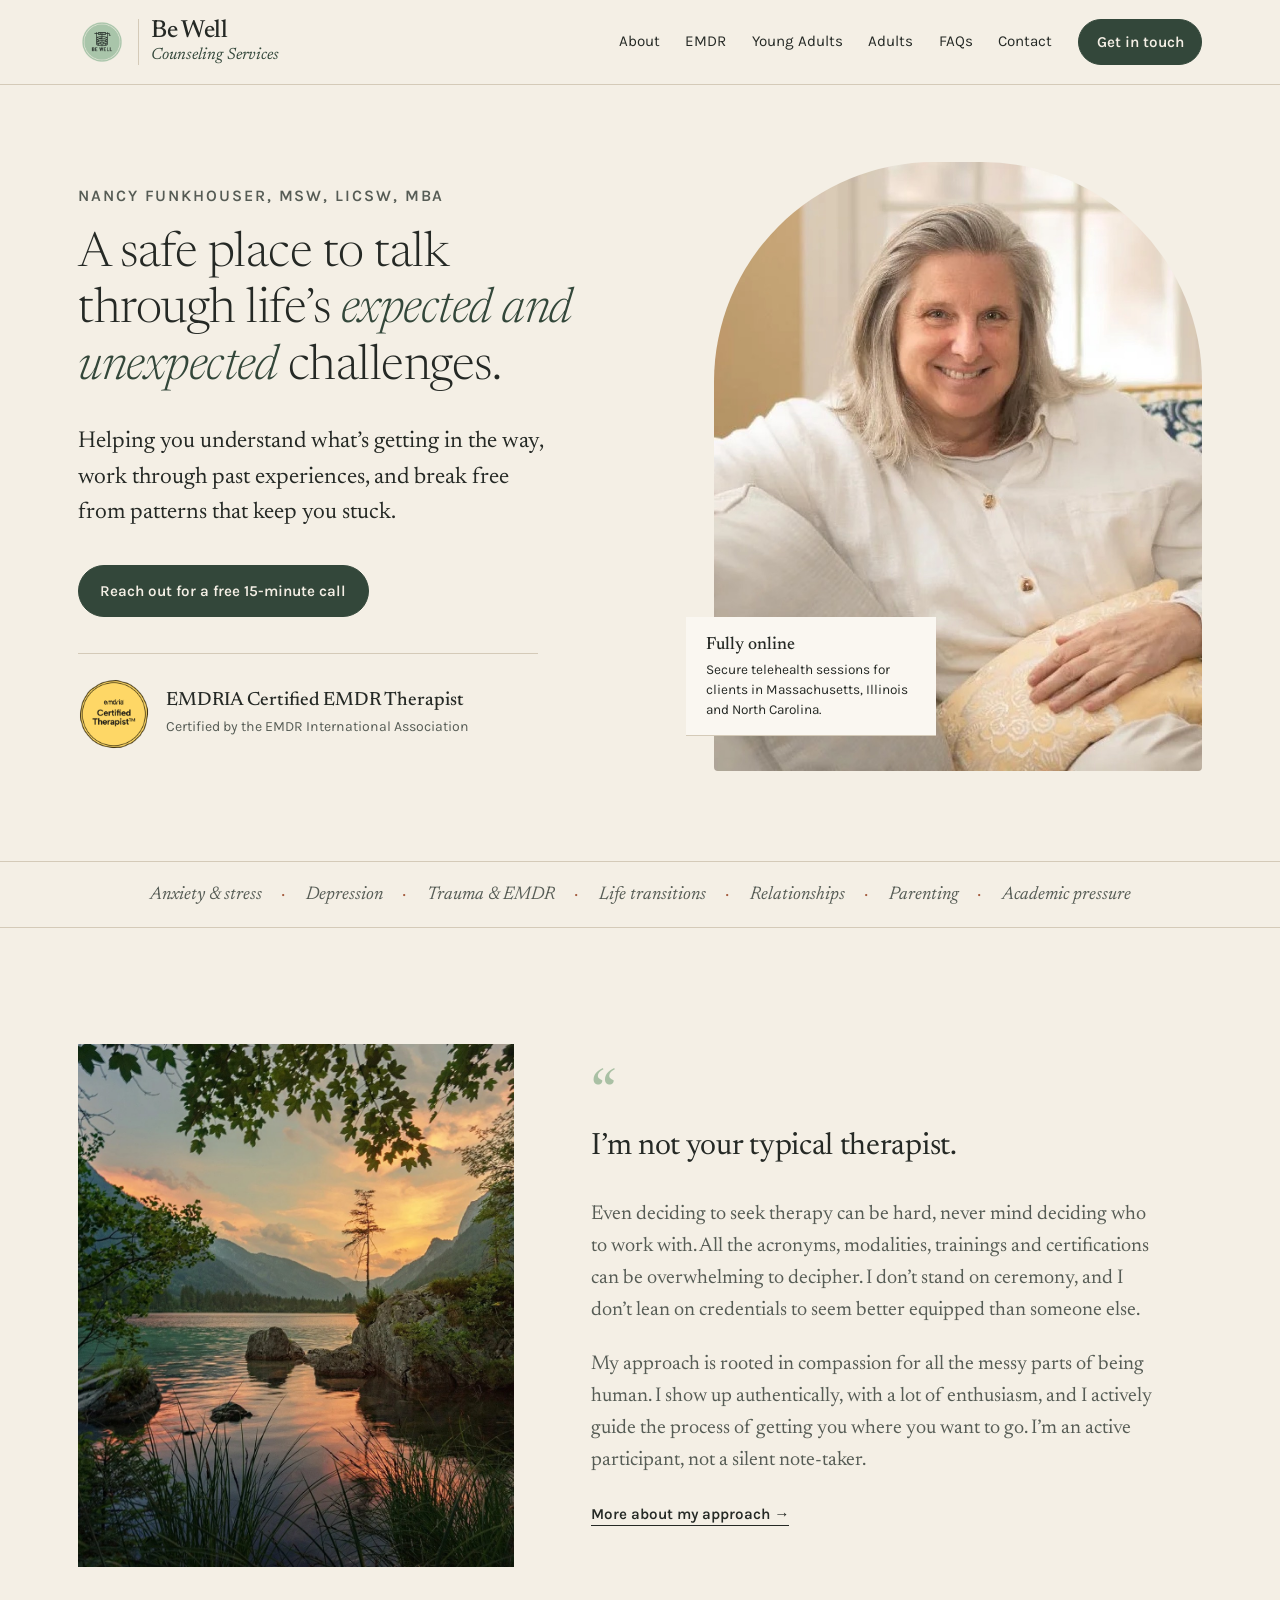
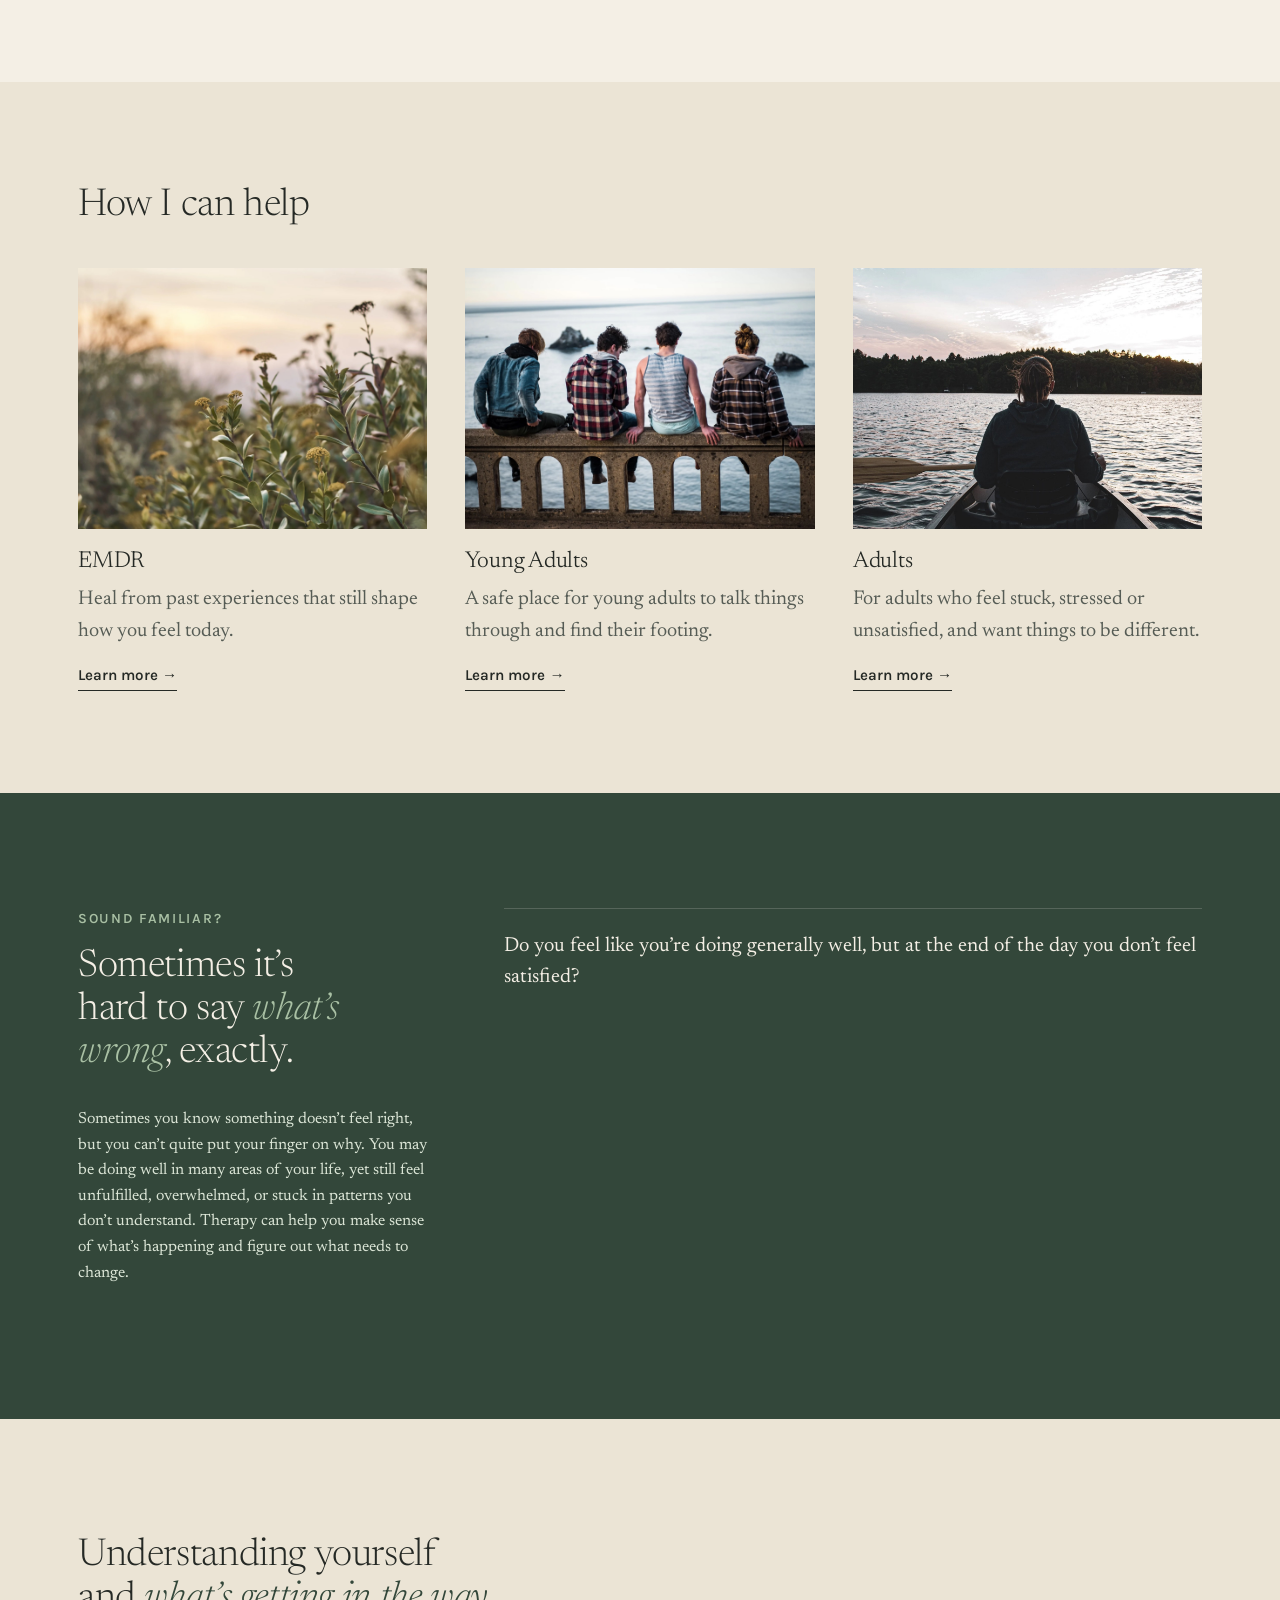
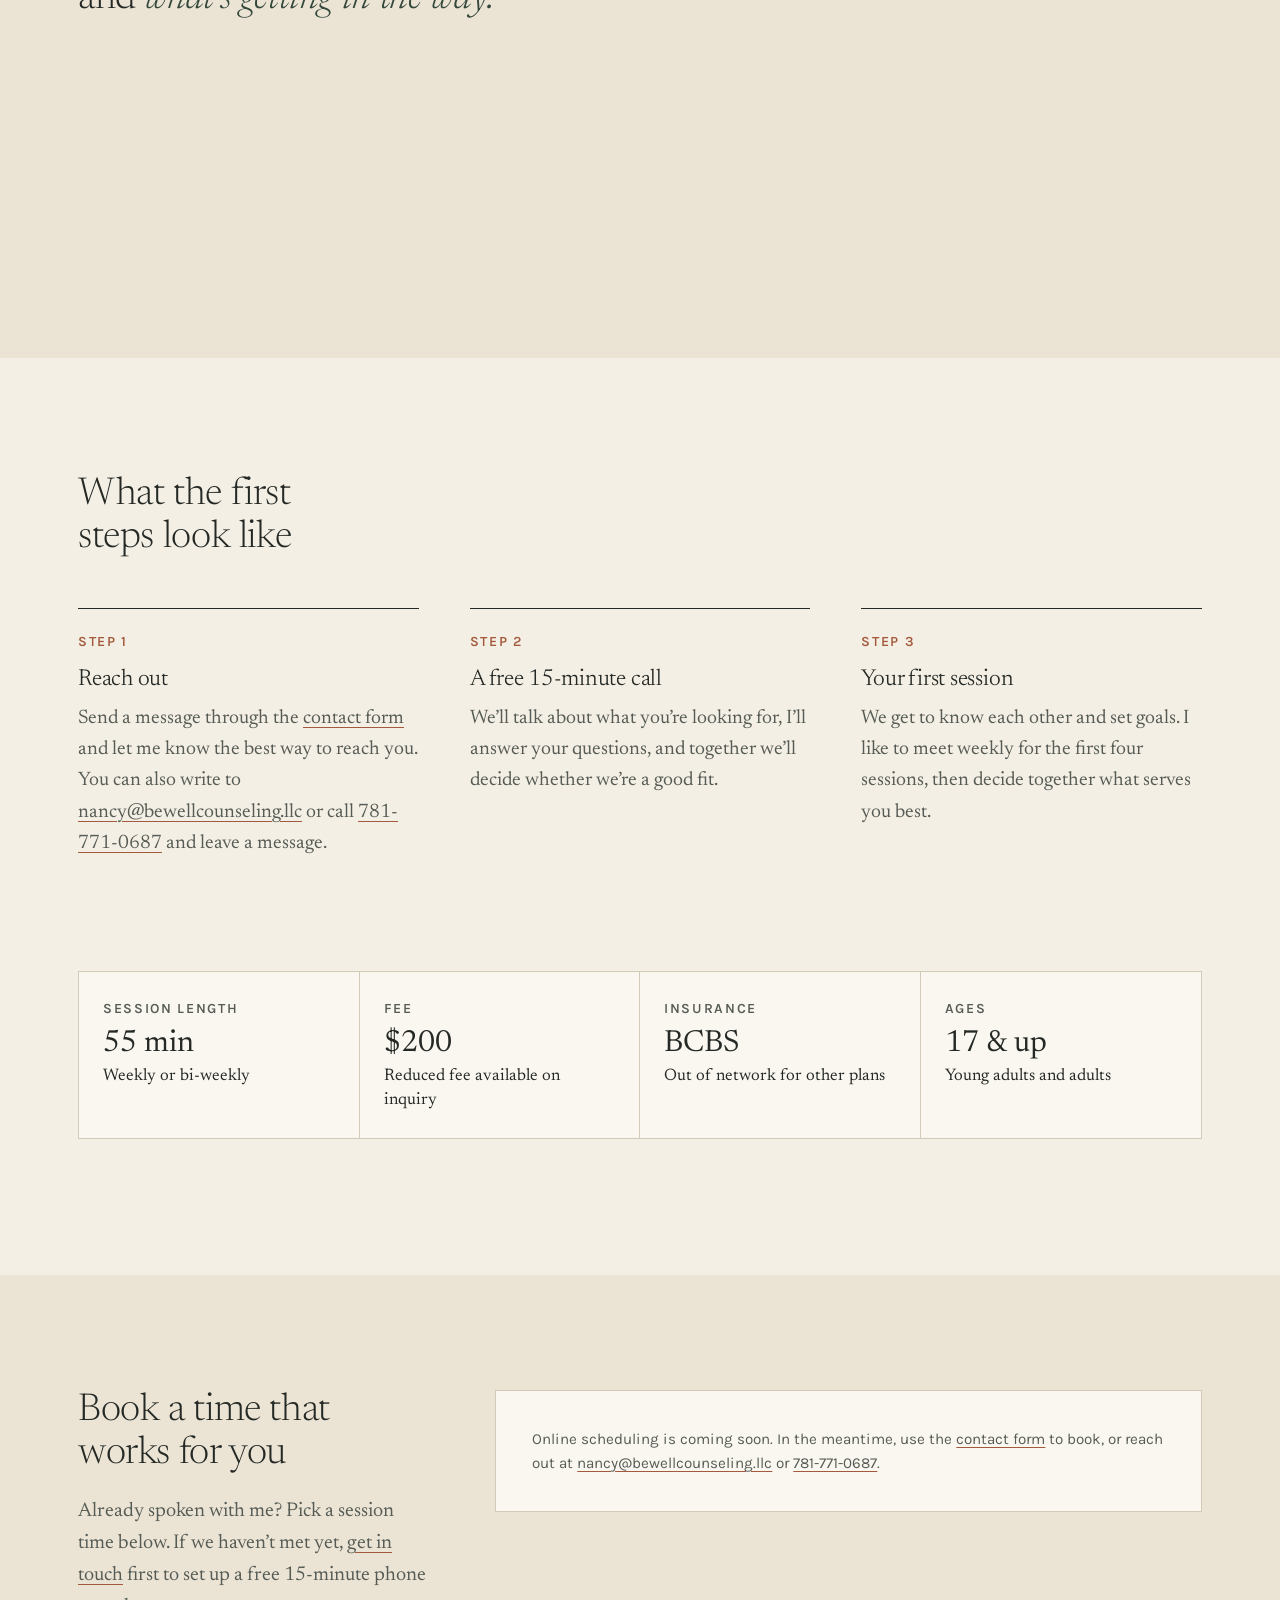
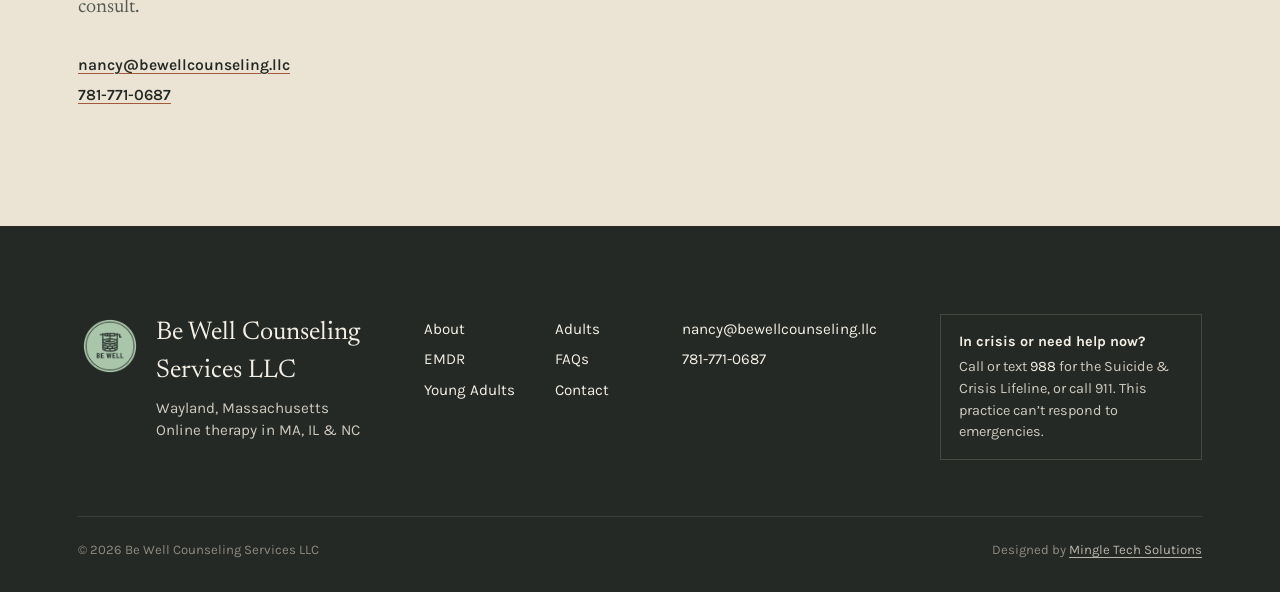
<file: index.html>
<!doctype html>
<html lang="en">
<head>
  <meta charset="utf-8">
  <meta name="viewport" content="width=device-width, initial-scale=1">
  <title>EMDR Therapist Online in MA, IL &amp; NC | Be Well Counseling</title>
  <meta name="description" content="EMDRIA Certified EMDR therapist Nancy Funkhouser, LICSW, offers online EMDR and therapy for adults and young adults in MA, IL and NC. Free 15-minute call.">
  <link rel="canonical" href="https://bewellcounseling.llc/">
  <meta name="robots" content="index, follow, max-image-preview:large">
  <meta name="theme-color" content="#33473a">
  <meta property="og:type" content="website">
  <meta property="og:site_name" content="Be Well Counseling Services">
  <meta property="og:locale" content="en_US">
  <meta property="og:title" content="EMDR Therapist Online in MA, IL &amp; NC | Be Well Counseling">
  <meta property="og:description" content="EMDRIA Certified EMDR therapist Nancy Funkhouser, LICSW, offers online EMDR and therapy for adults and young adults in MA, IL and NC. Free 15-minute call.">
  <meta property="og:url" content="https://bewellcounseling.llc/">
  <meta property="og:image" content="https://bewellcounseling.llc/assets/img/og-image.jpg">
  <meta property="og:image:width" content="1200">
  <meta property="og:image:height" content="630">
  <meta property="og:image:alt" content="Nancy Funkhouser, LICSW, smiling on a sofa">
  <meta name="twitter:card" content="summary_large_image">
  <meta name="twitter:title" content="EMDR Therapist Online in MA, IL &amp; NC | Be Well Counseling">
  <meta name="twitter:description" content="EMDRIA Certified EMDR therapist Nancy Funkhouser, LICSW, offers online EMDR and therapy for adults and young adults in MA, IL and NC. Free 15-minute call.">
  <meta name="twitter:image" content="https://bewellcounseling.llc/assets/img/og-image.jpg">
  <link rel="icon" href="/favicon.ico" sizes="48x48">
  <link rel="icon" href="/assets/img/favicon-96.png" type="image/png" sizes="96x96">
  <link rel="apple-touch-icon" href="/assets/img/apple-touch-icon.png">
  <link rel="preconnect" href="https://fonts.googleapis.com">
  <link rel="preconnect" href="https://fonts.gstatic.com" crossorigin>
  <link href="https://fonts.googleapis.com/css2?family=Karla:wght@400;500;600&family=Newsreader:ital,opsz,wght@0,6..72,300..600;1,6..72,300..600&display=swap" rel="stylesheet">
  <link rel="stylesheet" href="assets/css/site.css">
  <script>document.documentElement.classList.add("js");</script>
  <script type="application/ld+json">
{
  "@context": "https://schema.org",
  "@graph": [
    {
      "@type": [
        "MedicalBusiness",
        "ProfessionalService"
      ],
      "@id": "https://bewellcounseling.llc/#practice",
      "name": "Be Well Counseling Services LLC",
      "alternateName": "Be Well Counseling Services",
      "url": "https://bewellcounseling.llc/",
      "logo": "https://bewellcounseling.llc/assets/img/logo.png",
      "image": "https://bewellcounseling.llc/assets/img/og-image.jpg",
      "description": "Online EMDR therapy and counseling with Nancy Funkhouser, MSW, LICSW, MBA, an EMDRIA Certified EMDR Therapist, for adults and young adults (17+) in Massachusetts, Illinois and North Carolina.",
      "telephone": "+1-781-771-0687",
      "email": "nancy@bewellcounseling.llc",
      "address": {
        "@type": "PostalAddress",
        "addressLocality": "Wayland",
        "addressRegion": "MA",
        "addressCountry": "US"
      },
      "areaServed": [
        {
          "@type": "State",
          "name": "Massachusetts"
        },
        {
          "@type": "State",
          "name": "Illinois"
        },
        {
          "@type": "State",
          "name": "North Carolina"
        }
      ],
      "priceRange": "$200 per 55-minute session",
      "paymentAccepted": "Credit card, HSA, FSA, BCBS insurance",
      "isAcceptingNewPatients": true,
      "openingHoursSpecification": {
        "@type": "OpeningHoursSpecification",
        "dayOfWeek": ["Monday", "Tuesday", "Wednesday", "Thursday", "Friday"],
        "opens": "09:00",
        "closes": "19:00"
      },
      "medicalSpecialty": "Psychiatric",
      "founder": {
        "@id": "https://bewellcounseling.llc/#nancy"
      },
      "employee": {
        "@id": "https://bewellcounseling.llc/#nancy"
      },
      "knowsAbout": [
        "EMDR therapy",
        "Eye Movement Desensitization and Reprocessing",
        "Trauma",
        "Anxiety",
        "Depression",
        "Stress",
        "Life transitions",
        "Relationships",
        "Parenting",
        "Young adult therapy",
        "Online therapy"
      ],
      "hasOfferCatalog": {
        "@type": "OfferCatalog",
        "name": "Therapy services",
        "itemListElement": [
          {
            "@type": "Offer",
            "itemOffered": {
              "@type": "Service",
              "name": "EMDR therapy",
              "alternateName": "Eye Movement Desensitization and Reprocessing",
              "url": "https://bewellcounseling.llc/emdr",
              "serviceType": "EMDR therapy"
            }
          },
          {
            "@type": "Offer",
            "itemOffered": {
              "@type": "Service",
              "name": "Therapy for adults",
              "url": "https://bewellcounseling.llc/adults",
              "serviceType": "Online therapy"
            }
          },
          {
            "@type": "Offer",
            "itemOffered": {
              "@type": "Service",
              "name": "Therapy for young adults (17+)",
              "url": "https://bewellcounseling.llc/young-adults",
              "serviceType": "Online therapy"
            }
          }
        ]
      }
    },
    {
      "@type": "Person",
      "@id": "https://bewellcounseling.llc/#nancy",
      "sameAs": [
        "https://www.emdria.org/directory/people/nancy-funkhouser/",
        "https://www.linkedin.com/in/nancy-funkhouser-msw-licsw-1181a656/"
      ],
      "name": "Nancy Funkhouser",
      "honorificSuffix": "MSW, LICSW, MBA",
      "jobTitle": [
        "EMDRIA Certified EMDR Therapist",
        "Licensed Independent Clinical Social Worker"
      ],
      "url": "https://bewellcounseling.llc/about",
      "image": "https://bewellcounseling.llc/assets/img/nancy-wide.jpg",
      "worksFor": {
        "@id": "https://bewellcounseling.llc/#practice"
      },
      "alumniOf": [
        {
          "@type": "CollegeOrUniversity",
          "name": "Boston College"
        },
        {
          "@type": "CollegeOrUniversity",
          "name": "Simmons College"
        },
        {
          "@type": "CollegeOrUniversity",
          "name": "St. Lawrence University"
        }
      ],
      "memberOf": {
        "@type": "Organization",
        "name": "National Association of Social Workers"
      },
      "hasCredential": [
        {
          "@type": "EducationalOccupationalCredential",
          "credentialCategory": "license",
          "name": "Licensed Independent Clinical Social Worker (LICSW)",
          "recognizedBy": [
            {
              "@type": "State",
              "name": "Massachusetts"
            },
            {
              "@type": "State",
              "name": "Illinois"
            },
            {
              "@type": "State",
              "name": "North Carolina"
            }
          ]
        },
        {
          "@type": "EducationalOccupationalCredential",
          "credentialCategory": "certification",
          "name": "EMDRIA Certified Therapist",
          "recognizedBy": {
            "@type": "Organization",
            "name": "EMDR International Association"
          }
        }
      ],
      "knowsAbout": [
        "EMDR therapy",
        "Anxiety",
        "Depression",
        "Trauma",
        "Cognitive Behavioral Therapy",
        "Solution-Focused Therapy",
        "Positive Psychology"
      ]
    },
    {
      "@type": "WebSite",
      "@id": "https://bewellcounseling.llc/#website",
      "url": "https://bewellcounseling.llc/",
      "name": "Be Well Counseling Services",
      "publisher": {
        "@id": "https://bewellcounseling.llc/#practice"
      },
      "inLanguage": "en-US"
    }
  ]
}
  </script>
  <script type="application/ld+json">
{
  "@context": "https://schema.org",
  "@type": "WebPage",
  "@id": "https://bewellcounseling.llc/#webpage",
  "url": "https://bewellcounseling.llc/",
  "name": "EMDR Therapist Online in MA, IL & NC | Be Well Counseling",
  "description": "EMDRIA Certified EMDR therapist Nancy Funkhouser, LICSW, offers online EMDR and therapy for adults and young adults in MA, IL and NC. Free 15-minute call.",
  "isPartOf": {
    "@id": "https://bewellcounseling.llc/#website"
  },
  "about": {
    "@id": "https://bewellcounseling.llc/#practice"
  },
  "inLanguage": "en-US"
}
  </script>
</head>
<body>
  <a class="skip" href="#main">Skip to content</a>

  <header class="site-header">
    <div class="wrap">
      <a class="brand" href="/">
        <img src="assets/img/logo.png" alt="" width="50" height="50">
        <span><strong>Be Well</strong><small>Counseling Services</small></span>
      </a>
      <button class="menu-toggle" aria-expanded="false" aria-controls="site-nav" aria-label="Open menu"><span class="menu-toggle__bars" aria-hidden="true"></span></button>
      <nav class="nav" id="site-nav" aria-label="Main">
        <a href="/about">About</a>
        <a href="/emdr">EMDR</a>
        <a href="/young-adults">Young Adults</a>
        <a href="/adults">Adults</a>
        <a href="/faq">FAQs</a>
        <a href="/contact">Contact</a>
        <a class="btn" href="/contact">Get in touch</a>
      </nav>
    </div>
  </header>

  <main id="main">
    <section class="hero">
      <div class="wrap">
        <div>
          <p class="label hero__name">Nancy Funkhouser, MSW, LICSW, MBA</p>
          <h1>A safe place to talk through life’s <em>expected and unexpected</em> challenges.</h1>
          <p class="hero__lede">Helping you understand what’s getting in the way, work through past experiences, and break free from patterns that keep you stuck.</p>
          <div class="hero__actions">
            <a class="btn" href="/contact">Reach out for a free 15-minute call</a>
          </div>
          <div class="hero__cred">
            <img src="assets/img/emdria-certified.png" alt="EMDRIA Certified Therapist badge" width="200" height="200">
            <p><b>EMDRIA Certified EMDR Therapist</b><span>Certified by the EMDR International Association</span></p>
          </div>
        </div>
        <figure class="hero__figure">
          <img src="assets/img/nancy.jpg" alt="Nancy Funkhouser smiling, seated on a sofa in a sunlit room" width="1080" height="720">
          <figcaption><b>Fully online</b>Secure telehealth sessions for clients in Massachusetts, Illinois and North Carolina.</figcaption>
        </figure>
      </div>
    </section>

    <div class="concerns" aria-label="Areas of focus">
      <ul>
        <li>Anxiety &amp; stress</li>
        <li>Depression</li>
        <li>Trauma &amp; EMDR</li>
        <li>Life transitions</li>
        <li>Relationships</li>
        <li>Parenting</li>
        <li>Academic pressure</li>
      </ul>
    </div>

    <section class="intro">
      <div class="wrap">
        <figure class="intro__photo reveal">
          <img src="assets/img/calm-water.jpg" alt="Still water at dusk, framed by trees and mountains" width="1800" height="1200" loading="lazy">
        </figure>
        <div class="reveal">
          <blockquote>I’m not your typical therapist.</blockquote>
          <p>Even deciding to seek therapy can be hard, never mind deciding who to work with. All the acronyms, modalities, trainings and certifications can be overwhelming to decipher. I don’t stand on ceremony, and I don’t lean on credentials to seem better equipped than someone else.</p>
          <p>My approach is rooted in compassion for all the messy parts of being human. I show up authentically, with a lot of enthusiasm, and I actively guide the process of getting you where you want to go. I’m an active participant, not a silent note-taker.</p>
          <a class="arrow-link" href="/about">More about my approach</a>
        </div>
      </div>
    </section>

    <section class="services" aria-labelledby="services-title">
      <div class="wrap">
        <h2 id="services-title">How I can help</h2>
        <ul class="service-cards">
          <li class="reveal">
            <a href="/emdr">
              <img src="assets/img/leaves.jpg" alt="Wild plants catching soft evening light" loading="lazy">
              <h3>EMDR</h3>
              <p>Heal from past experiences that still shape how you feel today.</p>
              <span class="arrow-link">Learn more</span>
            </a>
          </li>
          <li class="reveal">
            <a href="/young-adults">
              <img src="assets/img/young-adults-ocean.jpg" alt="Four young people sitting on a stone wall looking out at the ocean" loading="lazy">
              <h3>Young Adults</h3>
              <p>A safe place for young adults to talk things through and find their footing.</p>
              <span class="arrow-link">Learn more</span>
            </a>
          </li>
          <li class="reveal">
            <a href="/adults">
              <img src="assets/img/kayak.jpg" alt="A person paddling a canoe across a quiet lake" loading="lazy">
              <h3>Adults</h3>
              <p>For adults who feel stuck, stressed or unsatisfied, and want things to be different.</p>
              <span class="arrow-link">Learn more</span>
            </a>
          </li>
        </ul>
      </div>
    </section>

    <section class="questions">
      <div class="wrap">
        <div>
          <p class="label">Sound familiar?</p>
          <h2>Sometimes it’s hard to say <em>what’s wrong</em>, exactly.</h2>
          <p class="note">Sometimes you know something doesn’t feel right, but you can’t quite put your finger on why. You may be doing well in many areas of your life, yet still feel unfulfilled, overwhelmed, or stuck in patterns you don’t understand. Therapy can help you make sense of what’s happening and figure out what needs to change.</p>
        </div>
        <ol>
          <li class="reveal">Do you feel like you’re doing generally well, but at the end of the day you don’t feel satisfied?</li>
          <li class="reveal">Does it seem like everyone else has something better going on than you?</li>
          <li class="reveal">Do you often feel overwhelmed by everything on your mind, and unable to make sense of it all?</li>
          <li class="reveal">Do you find yourself feeling bad around certain people, in ways you remember feeling as a kid?</li>
        </ol>
      </div>
    </section>

    <section class="explore" aria-labelledby="explore-title">
      <div class="wrap">
        <h2 id="explore-title">Understanding yourself and <em>what’s getting in the way.</em></h2>
        <ul class="explore__qs reveal">
          <li>Why do I do this?</li>
          <li>Where does this feeling come from?</li>
          <li>Is it from my past?</li>
          <li>Is it because of who I am?</li>
          <li>Was I born this way?</li>
          <li>Do other people feel this way?</li>
          <li>What are these feelings trying to tell me?</li>
          <li>Does everyone else have to work this hard in life?</li>
          <li class="explore__last">Who am I becoming?</li>
        </ul>
      </div>
    </section>

    <section class="process" aria-labelledby="process-title">
      <div class="wrap">
        <div class="section-head">
          <div>
            <h2 id="process-title">What the first steps look like</h2>
          </div>
        </div>
        <ol class="steps">
          <li class="reveal">
            <h3>Reach out</h3>
            <p>Send a message through the <a href="/contact">contact form</a> and let me know the best way to reach you. You can also write to <a href="mailto:nancy@bewellcounseling.llc">nancy@bewellcounseling.llc</a> or call <a href="tel:+17817710687">781-771-0687</a> and leave a message.</p>
          </li>
          <li class="reveal">
            <h3>A free 15-minute call</h3>
            <p>We’ll talk about what you’re looking for, I’ll answer your questions, and together we’ll decide whether we’re a good fit.</p>
          </li>
          <li class="reveal">
            <h3>Your first session</h3>
            <p>We get to know each other and set goals. I like to meet weekly for the first four sessions, then decide together what serves you best.</p>
          </li>
        </ol>

        <dl class="facts reveal">
          <div><dt>Session length</dt><dd><b>55 min</b>Weekly or bi-weekly</dd></div>
          <div><dt>Fee</dt><dd><b>$200</b>Reduced fee available on inquiry</dd></div>
          <div><dt>Insurance</dt><dd><b>BCBS</b>Out of network for other plans</dd></div>
          <div><dt>Ages</dt><dd><b>17 &amp; up</b>Young adults and adults</dd></div>
        </dl>
      </div>
    </section>

    <section class="booking" id="book" aria-labelledby="book-title">
      <div class="wrap">
        <div class="booking__aside">
          <h2 id="book-title">Book a time that works for you</h2>
          <p>Already spoken with me? Pick a session time below. If we haven’t met yet, <a href="/contact">get in touch</a> first to set up a free 15-minute phone consult.</p>
          <div class="booking__contact">
            <a href="mailto:nancy@bewellcounseling.llc">nancy@bewellcounseling.llc</a><br>
            <a href="tel:+17817710687">781-771-0687</a>
          </div>
        </div>
        <div class="booking__widget" id="booking-embed">
            <!-- Booking embed goes here (replaces this placeholder) -->
            <p class="booking__fallback">Online scheduling is coming soon. In the meantime, use the <a href="/contact">contact form</a> to book, or reach out at <a href="mailto:nancy@bewellcounseling.llc">nancy@bewellcounseling.llc</a> or <a href="tel:+17817710687">781-771-0687</a>.</p>
          </div>
      </div>
    </section>
  </main>

  <footer class="site-footer">
    <div class="wrap">
      <div class="footer-top">
        <div class="footer-brand">
          <img src="assets/img/logo.png" alt="" width="64" height="64">
          <p><strong>Be Well Counseling Services LLC</strong>Wayland, Massachusetts<br>Online therapy in MA, IL &amp; NC</p>
        </div>
        <nav aria-label="Footer">
          <ul class="footer-links">
            <li><a href="/about">About</a></li>
            <li><a href="/emdr">EMDR</a></li>
            <li><a href="/young-adults">Young Adults</a></li>
            <li><a href="/adults">Adults</a></li>
            <li><a href="/faq">FAQs</a></li>
            <li><a href="/contact">Contact</a></li>
          </ul>
        </nav>
        <ul>
          <li><a href="mailto:nancy@bewellcounseling.llc">nancy@bewellcounseling.llc</a></li>
          <li><a href="tel:+17817710687">781-771-0687</a></li>
        </ul>
        <div class="crisis">
          <b>In crisis or need help now?</b>
          Call or text <a href="tel:988">988</a> for the Suicide &amp; Crisis Lifeline, or call 911. This practice can’t respond to emergencies.
        </div>
      </div>
      <div class="footer-bottom">
        <span>© <span data-year>2026</span> Be Well Counseling Services LLC</span>
        <span>Designed by <a href="https://mingletechsolutions.com" target="_blank" rel="noopener">Mingle Tech Solutions</a></span>
      </div>
    </div>
  </footer>

  <script src="assets/js/site.js"></script>
</body>
</html>
</file>
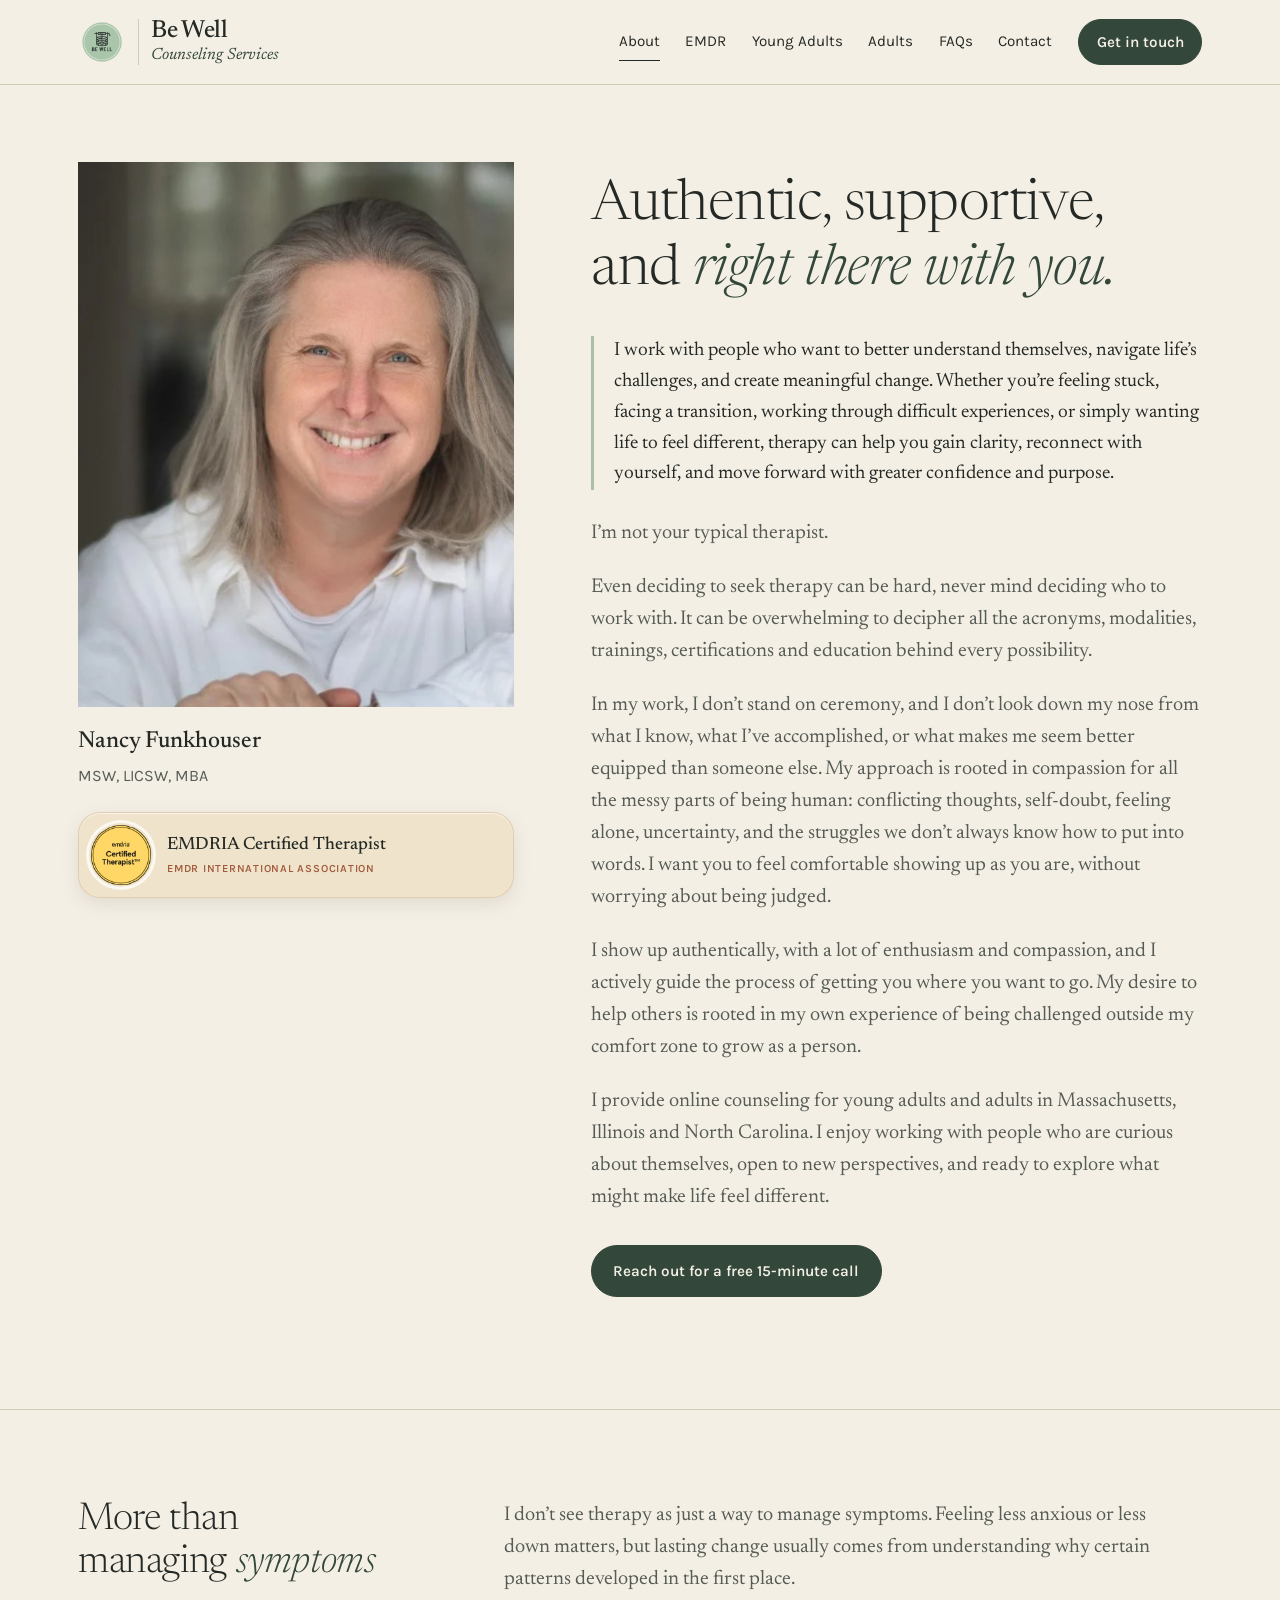
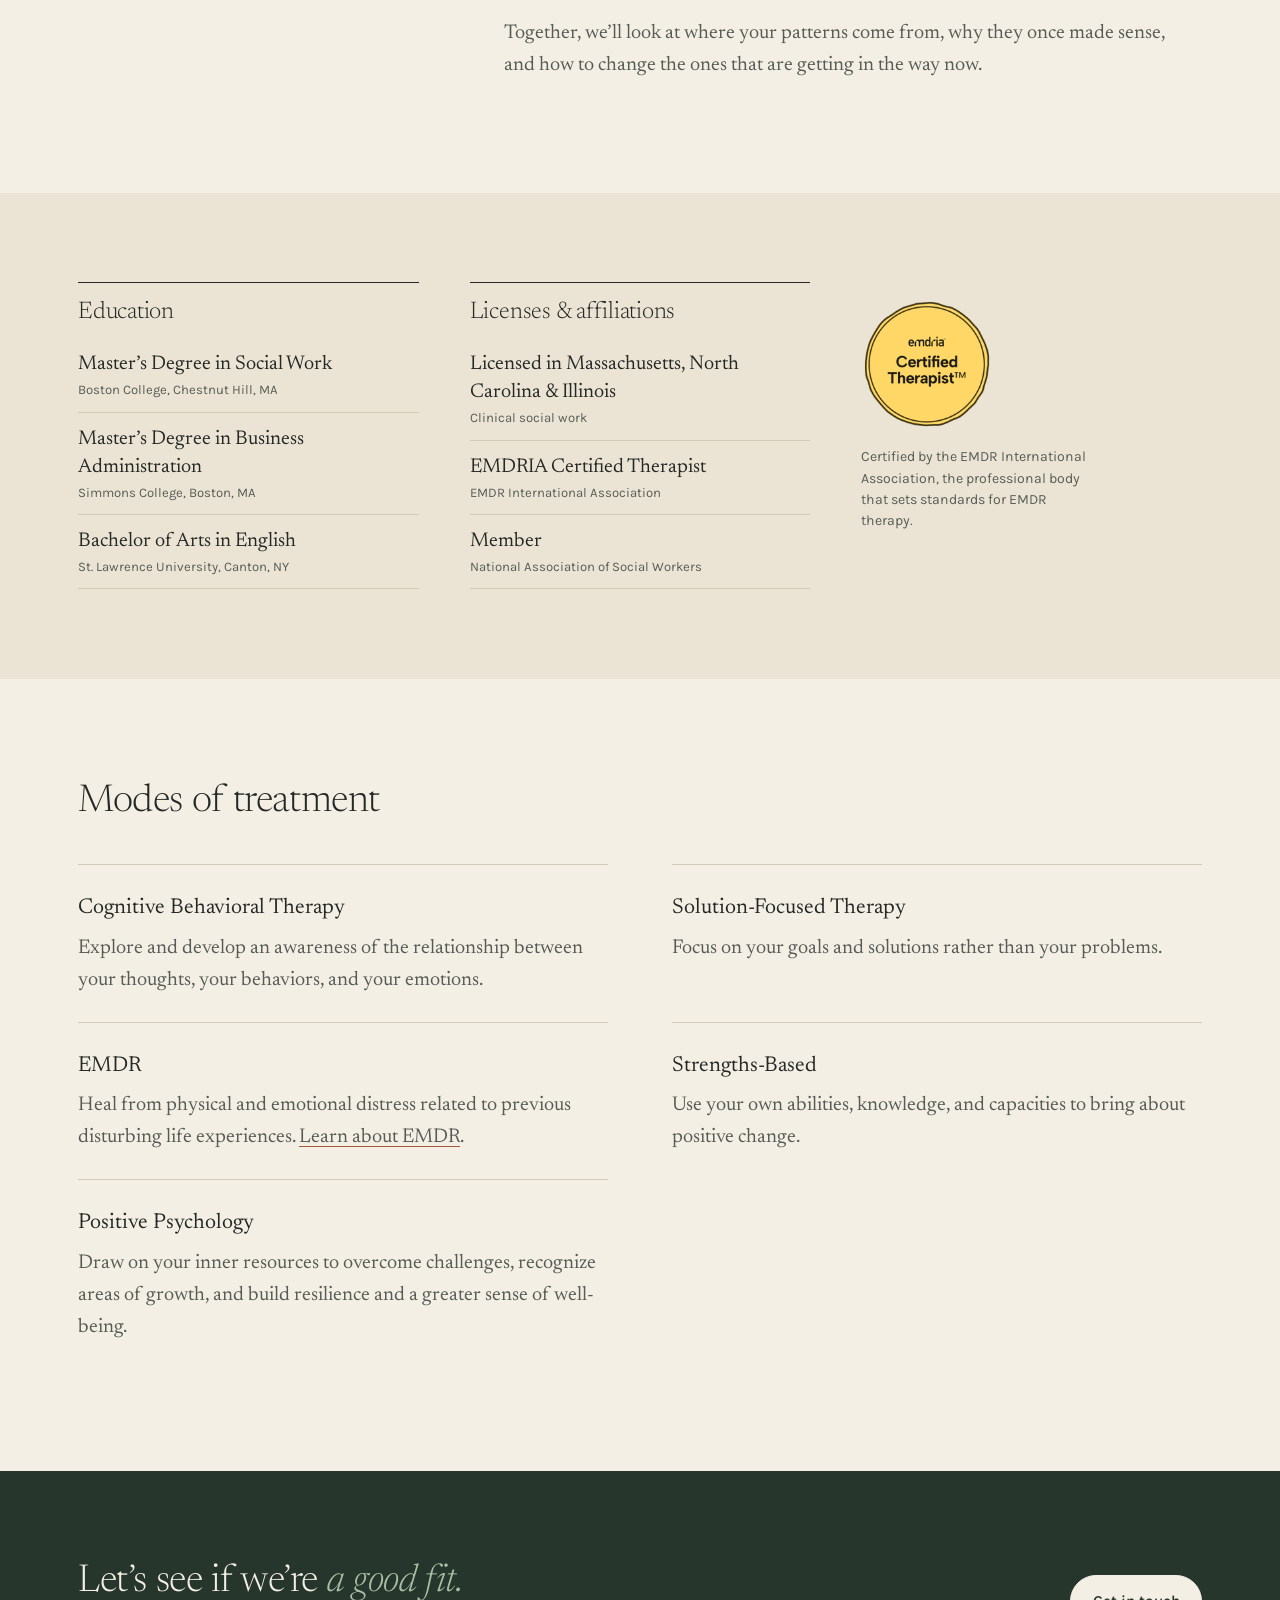
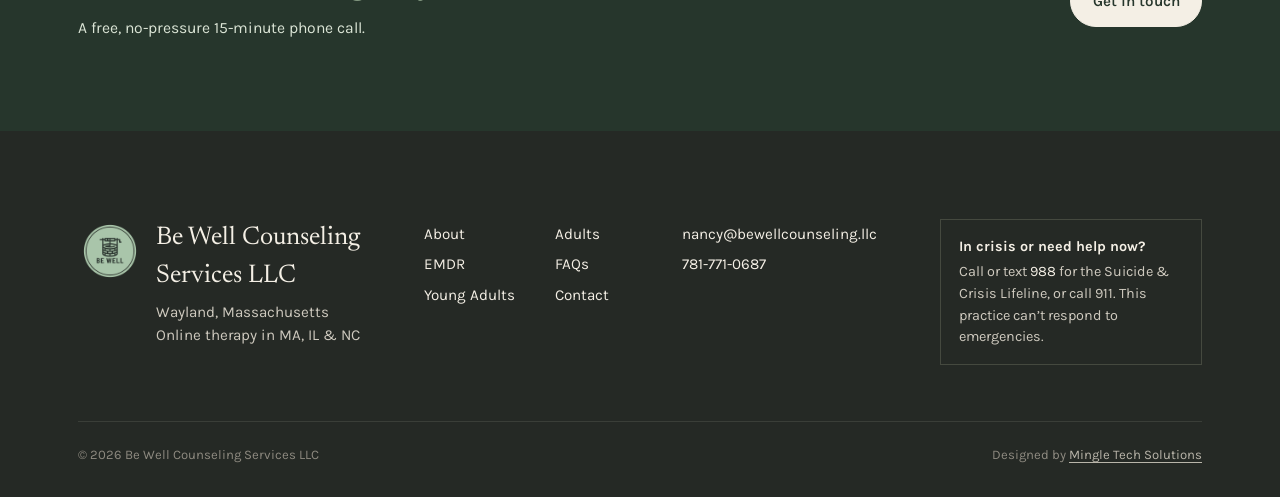
<file: about.html>
<!doctype html>
<html lang="en">
<head>
  <meta charset="utf-8">
  <meta name="viewport" content="width=device-width, initial-scale=1">
  <title>About Nancy Funkhouser, LICSW | Be Well Counseling Services</title>
  <meta name="description" content="Nancy Funkhouser, MSW, LICSW, MBA is a licensed clinical social worker and EMDRIA Certified Therapist offering online therapy in MA, IL and NC.">
  <link rel="canonical" href="https://bewellcounseling.llc/about">
  <meta name="robots" content="index, follow, max-image-preview:large">
  <meta name="theme-color" content="#33473a">
  <meta property="og:type" content="website">
  <meta property="og:site_name" content="Be Well Counseling Services">
  <meta property="og:locale" content="en_US">
  <meta property="og:title" content="About Nancy Funkhouser, LICSW | Be Well Counseling Services">
  <meta property="og:description" content="Nancy Funkhouser, MSW, LICSW, MBA is a licensed clinical social worker and EMDRIA Certified Therapist offering online therapy in MA, IL and NC.">
  <meta property="og:url" content="https://bewellcounseling.llc/about">
  <meta property="og:image" content="https://bewellcounseling.llc/assets/img/og-image.jpg">
  <meta property="og:image:width" content="1200">
  <meta property="og:image:height" content="630">
  <meta property="og:image:alt" content="Nancy Funkhouser, LICSW, smiling on a sofa">
  <meta name="twitter:card" content="summary_large_image">
  <meta name="twitter:title" content="About Nancy Funkhouser, LICSW | Be Well Counseling Services">
  <meta name="twitter:description" content="Nancy Funkhouser, MSW, LICSW, MBA is a licensed clinical social worker and EMDRIA Certified Therapist offering online therapy in MA, IL and NC.">
  <meta name="twitter:image" content="https://bewellcounseling.llc/assets/img/og-image.jpg">
  <link rel="icon" href="/favicon.ico" sizes="48x48">
  <link rel="icon" href="/assets/img/favicon-96.png" type="image/png" sizes="96x96">
  <link rel="apple-touch-icon" href="/assets/img/apple-touch-icon.png">
  <link rel="preconnect" href="https://fonts.googleapis.com">
  <link rel="preconnect" href="https://fonts.gstatic.com" crossorigin>
  <link href="https://fonts.googleapis.com/css2?family=Karla:wght@400;500;600&family=Newsreader:ital,opsz,wght@0,6..72,300..600;1,6..72,300..600&display=swap" rel="stylesheet">
  <link rel="stylesheet" href="assets/css/site.css">
  <script>document.documentElement.classList.add("js");</script>
  <script type="application/ld+json">
{
  "@context": "https://schema.org",
  "@graph": [
    {
      "@type": [
        "MedicalBusiness",
        "ProfessionalService"
      ],
      "@id": "https://bewellcounseling.llc/#practice",
      "name": "Be Well Counseling Services LLC",
      "alternateName": "Be Well Counseling Services",
      "url": "https://bewellcounseling.llc/",
      "logo": "https://bewellcounseling.llc/assets/img/logo.png",
      "image": "https://bewellcounseling.llc/assets/img/og-image.jpg",
      "description": "Online EMDR therapy and counseling with Nancy Funkhouser, MSW, LICSW, MBA, an EMDRIA Certified EMDR Therapist, for adults and young adults (17+) in Massachusetts, Illinois and North Carolina.",
      "telephone": "+1-781-771-0687",
      "email": "nancy@bewellcounseling.llc",
      "address": {
        "@type": "PostalAddress",
        "addressLocality": "Wayland",
        "addressRegion": "MA",
        "addressCountry": "US"
      },
      "areaServed": [
        {
          "@type": "State",
          "name": "Massachusetts"
        },
        {
          "@type": "State",
          "name": "Illinois"
        },
        {
          "@type": "State",
          "name": "North Carolina"
        }
      ],
      "priceRange": "$200 per 55-minute session",
      "paymentAccepted": "Credit card, HSA, FSA, BCBS insurance",
      "isAcceptingNewPatients": true,
      "openingHoursSpecification": {
        "@type": "OpeningHoursSpecification",
        "dayOfWeek": ["Monday", "Tuesday", "Wednesday", "Thursday", "Friday"],
        "opens": "09:00",
        "closes": "19:00"
      },
      "medicalSpecialty": "Psychiatric",
      "founder": {
        "@id": "https://bewellcounseling.llc/#nancy"
      },
      "employee": {
        "@id": "https://bewellcounseling.llc/#nancy"
      },
      "knowsAbout": [
        "EMDR therapy",
        "Eye Movement Desensitization and Reprocessing",
        "Trauma",
        "Anxiety",
        "Depression",
        "Stress",
        "Life transitions",
        "Relationships",
        "Parenting",
        "Young adult therapy",
        "Online therapy"
      ],
      "hasOfferCatalog": {
        "@type": "OfferCatalog",
        "name": "Therapy services",
        "itemListElement": [
          {
            "@type": "Offer",
            "itemOffered": {
              "@type": "Service",
              "name": "EMDR therapy",
              "alternateName": "Eye Movement Desensitization and Reprocessing",
              "url": "https://bewellcounseling.llc/emdr",
              "serviceType": "EMDR therapy"
            }
          },
          {
            "@type": "Offer",
            "itemOffered": {
              "@type": "Service",
              "name": "Therapy for adults",
              "url": "https://bewellcounseling.llc/adults",
              "serviceType": "Online therapy"
            }
          },
          {
            "@type": "Offer",
            "itemOffered": {
              "@type": "Service",
              "name": "Therapy for young adults (17+)",
              "url": "https://bewellcounseling.llc/young-adults",
              "serviceType": "Online therapy"
            }
          }
        ]
      }
    },
    {
      "@type": "Person",
      "@id": "https://bewellcounseling.llc/#nancy",
      "sameAs": [
        "https://www.emdria.org/directory/people/nancy-funkhouser/",
        "https://www.linkedin.com/in/nancy-funkhouser-msw-licsw-1181a656/"
      ],
      "name": "Nancy Funkhouser",
      "honorificSuffix": "MSW, LICSW, MBA",
      "jobTitle": [
        "EMDRIA Certified EMDR Therapist",
        "Licensed Independent Clinical Social Worker"
      ],
      "url": "https://bewellcounseling.llc/about",
      "image": "https://bewellcounseling.llc/assets/img/nancy-wide.jpg",
      "worksFor": {
        "@id": "https://bewellcounseling.llc/#practice"
      },
      "alumniOf": [
        {
          "@type": "CollegeOrUniversity",
          "name": "Boston College"
        },
        {
          "@type": "CollegeOrUniversity",
          "name": "Simmons College"
        },
        {
          "@type": "CollegeOrUniversity",
          "name": "St. Lawrence University"
        }
      ],
      "memberOf": {
        "@type": "Organization",
        "name": "National Association of Social Workers"
      },
      "hasCredential": [
        {
          "@type": "EducationalOccupationalCredential",
          "credentialCategory": "license",
          "name": "Licensed Independent Clinical Social Worker (LICSW)",
          "recognizedBy": [
            {
              "@type": "State",
              "name": "Massachusetts"
            },
            {
              "@type": "State",
              "name": "Illinois"
            },
            {
              "@type": "State",
              "name": "North Carolina"
            }
          ]
        },
        {
          "@type": "EducationalOccupationalCredential",
          "credentialCategory": "certification",
          "name": "EMDRIA Certified Therapist",
          "recognizedBy": {
            "@type": "Organization",
            "name": "EMDR International Association"
          }
        }
      ],
      "knowsAbout": [
        "EMDR therapy",
        "Anxiety",
        "Depression",
        "Trauma",
        "Cognitive Behavioral Therapy",
        "Solution-Focused Therapy",
        "Positive Psychology"
      ]
    },
    {
      "@type": "WebSite",
      "@id": "https://bewellcounseling.llc/#website",
      "url": "https://bewellcounseling.llc/",
      "name": "Be Well Counseling Services",
      "publisher": {
        "@id": "https://bewellcounseling.llc/#practice"
      },
      "inLanguage": "en-US"
    }
  ]
}
  </script>
  <script type="application/ld+json">
{
  "@context": "https://schema.org",
  "@type": "AboutPage",
  "@id": "https://bewellcounseling.llc/about#webpage",
  "url": "https://bewellcounseling.llc/about",
  "name": "About Nancy Funkhouser, LICSW | Be Well Counseling Services",
  "description": "Nancy Funkhouser, MSW, LICSW, MBA is a licensed clinical social worker and EMDRIA Certified Therapist offering online therapy in MA, IL and NC.",
  "isPartOf": {
    "@id": "https://bewellcounseling.llc/#website"
  },
  "about": {
    "@id": "https://bewellcounseling.llc/#practice"
  },
  "inLanguage": "en-US",
  "mainEntity": {
    "@id": "https://bewellcounseling.llc/#nancy"
  },
  "breadcrumb": {
    "@type": "BreadcrumbList",
    "itemListElement": [
      {
        "@type": "ListItem",
        "position": 1,
        "name": "Home",
        "item": "https://bewellcounseling.llc/"
      },
      {
        "@type": "ListItem",
        "position": 2,
        "name": "About Nancy Funkhouser, LICSW",
        "item": "https://bewellcounseling.llc/about"
      }
    ]
  }
}
  </script>
</head>
<body>
  <a class="skip" href="#main">Skip to content</a>

  <header class="site-header">
    <div class="wrap">
      <a class="brand" href="/">
        <img src="assets/img/logo.png" alt="" width="50" height="50">
        <span><strong>Be Well</strong><small>Counseling Services</small></span>
      </a>
      <button class="menu-toggle" aria-expanded="false" aria-controls="site-nav" aria-label="Open menu"><span class="menu-toggle__bars" aria-hidden="true"></span></button>
      <nav class="nav" id="site-nav" aria-label="Main">
        <a href="/about" aria-current="page">About</a>
        <a href="/emdr">EMDR</a>
        <a href="/young-adults">Young Adults</a>
        <a href="/adults">Adults</a>
        <a href="/faq">FAQs</a>
        <a href="/contact">Contact</a>
        <a class="btn" href="/contact">Get in touch</a>
      </nav>
    </div>
  </header>

  <main id="main">
    <section class="about-top">
      <div class="wrap">
        <figure>
          <img src="assets/img/nancy-wide.jpg" alt="Portrait of Nancy Funkhouser" width="1080" height="732">
          <figcaption><b>Nancy Funkhouser</b><span>MSW, LICSW, MBA</span></figcaption>
          <div class="cred-pill">
            <img src="assets/img/emdria-certified.png" alt="EMDRIA Certified Therapist badge" width="200" height="200">
            <p><b>EMDRIA Certified Therapist</b><span>EMDR International Association</span></p>
          </div>
        </figure>
        <div class="body">
          <h1>Authentic, supportive, and <em>right there with you.</em></h1>
          <p class="about-lead">I work with people who want to better understand themselves, navigate life’s challenges, and create meaningful change. Whether you’re feeling stuck, facing a transition, working through difficult experiences, or simply wanting life to feel different, therapy can help you gain clarity, reconnect with yourself, and move forward with greater confidence and purpose.</p>
          <p>I’m not your typical therapist.</p>
          <p>Even deciding to seek therapy can be hard, never mind deciding who to work with. It can be overwhelming to decipher all the acronyms, modalities, trainings, certifications and education behind every possibility.</p>
          <p>In my work, I don’t stand on ceremony, and I don’t look down my nose from what I know, what I’ve accomplished, or what makes me seem better equipped than someone else. My approach is rooted in compassion for all the messy parts of being human: conflicting thoughts, self-doubt, feeling alone, uncertainty, and the struggles we don’t always know how to put into words. I want you to feel comfortable showing up as you are, without worrying about being judged.</p>
          <p>I show up authentically, with a lot of enthusiasm and compassion, and I actively guide the process of getting you where you want to go. My desire to help others is rooted in my own experience of being challenged outside my comfort zone to grow as a person.</p>
          <p>I provide online counseling for young adults and adults in Massachusetts, Illinois and North Carolina. I enjoy working with people who are curious about themselves, open to new perspectives, and ready to explore what might make life feel different.</p>
          <p style="margin-top:32px"><a class="btn" href="/contact">Reach out for a free 15-minute call</a></p>
        </div>
      </div>
    </section>

    <section class="lede-block" style="border-top: 1px solid var(--rule)">
      <div class="wrap">
        <div>
          <h2>More than managing <em>symptoms</em></h2>
        </div>
        <div class="body">
          <p>I don’t see therapy as just a way to manage symptoms. Feeling less anxious or less down matters, but lasting change usually comes from understanding why certain patterns developed in the first place.</p>
          <p>Together, we’ll look at where your patterns come from, why they once made sense, and how to change the ones that are getting in the way now.</p>
        </div>
      </div>
    </section>

    <section class="cv">
      <div class="wrap">
        <div class="reveal">
          <h2>Education</h2>
          <ul>
            <li>Master’s Degree in Social Work<small>Boston College, Chestnut Hill, MA</small></li>
            <li>Master’s Degree in Business Administration<small>Simmons College, Boston, MA</small></li>
            <li>Bachelor of Arts in English<small>St. Lawrence University, Canton, NY</small></li>
          </ul>
        </div>
        <div class="reveal">
          <h2>Licenses &amp; affiliations</h2>
          <ul>
            <li>Licensed in Massachusetts, North Carolina &amp; Illinois<small>Clinical social work</small></li>
            <li>EMDRIA Certified Therapist<small>EMDR International Association</small></li>
            <li>Member<small>National Association of Social Workers</small></li>
          </ul>
        </div>
        <div class="reveal cv__badge">
          <img src="assets/img/emdria-certified.png" alt="EMDRIA Certified Therapist badge" width="200" height="200" loading="lazy">
          <p>Certified by the EMDR International Association, the professional body that sets standards for EMDR therapy.</p>
        </div>
      </div>
    </section>

    <section class="modes">
      <div class="wrap">
        <h2>Modes of treatment</h2>
        <dl>
          <div class="reveal"><dt>Cognitive Behavioral Therapy</dt><dd>Explore and develop an awareness of the relationship between your thoughts, your behaviors, and your emotions.</dd></div>
          <div class="reveal"><dt>Solution-Focused Therapy</dt><dd>Focus on your goals and solutions rather than your problems.</dd></div>
          <div class="reveal"><dt>EMDR</dt><dd>Heal from physical and emotional distress related to previous disturbing life experiences. <a href="/emdr">Learn about EMDR</a>.</dd></div>
          <div class="reveal"><dt>Strengths-Based</dt><dd>Use your own abilities, knowledge, and capacities to bring about positive change.</dd></div>
          <div class="reveal"><dt>Positive Psychology</dt><dd>Draw on your inner resources to overcome challenges, recognize areas of growth, and build resilience and a greater sense of well-being.</dd></div>
        </dl>
      </div>
    </section>

    <section class="cta-band">
      <div class="wrap">
        <div>
          <h2>Let’s see if we’re <em>a good fit.</em></h2>
          <p>A free, no-pressure 15-minute phone call.</p>
        </div>
        <div class="actions">
          <a class="btn btn--light" href="/contact">Get in touch</a>
        </div>
      </div>
    </section>
  </main>

  <footer class="site-footer">
    <div class="wrap">
      <div class="footer-top">
        <div class="footer-brand">
          <img src="assets/img/logo.png" alt="" width="64" height="64">
          <p><strong>Be Well Counseling Services LLC</strong>Wayland, Massachusetts<br>Online therapy in MA, IL &amp; NC</p>
        </div>
        <nav aria-label="Footer">
          <ul class="footer-links">
            <li><a href="/about">About</a></li>
            <li><a href="/emdr">EMDR</a></li>
            <li><a href="/young-adults">Young Adults</a></li>
            <li><a href="/adults">Adults</a></li>
            <li><a href="/faq">FAQs</a></li>
            <li><a href="/contact">Contact</a></li>
          </ul>
        </nav>
        <ul>
          <li><a href="mailto:nancy@bewellcounseling.llc">nancy@bewellcounseling.llc</a></li>
          <li><a href="tel:+17817710687">781-771-0687</a></li>
        </ul>
        <div class="crisis">
          <b>In crisis or need help now?</b>
          Call or text <a href="tel:988">988</a> for the Suicide &amp; Crisis Lifeline, or call 911. This practice can’t respond to emergencies.
        </div>
      </div>
      <div class="footer-bottom">
        <span>© <span data-year>2026</span> Be Well Counseling Services LLC</span>
        <span>Designed by <a href="https://mingletechsolutions.com" target="_blank" rel="noopener">Mingle Tech Solutions</a></span>
      </div>
    </div>
  </footer>

  <script src="assets/js/site.js"></script>
</body>
</html>
</file>
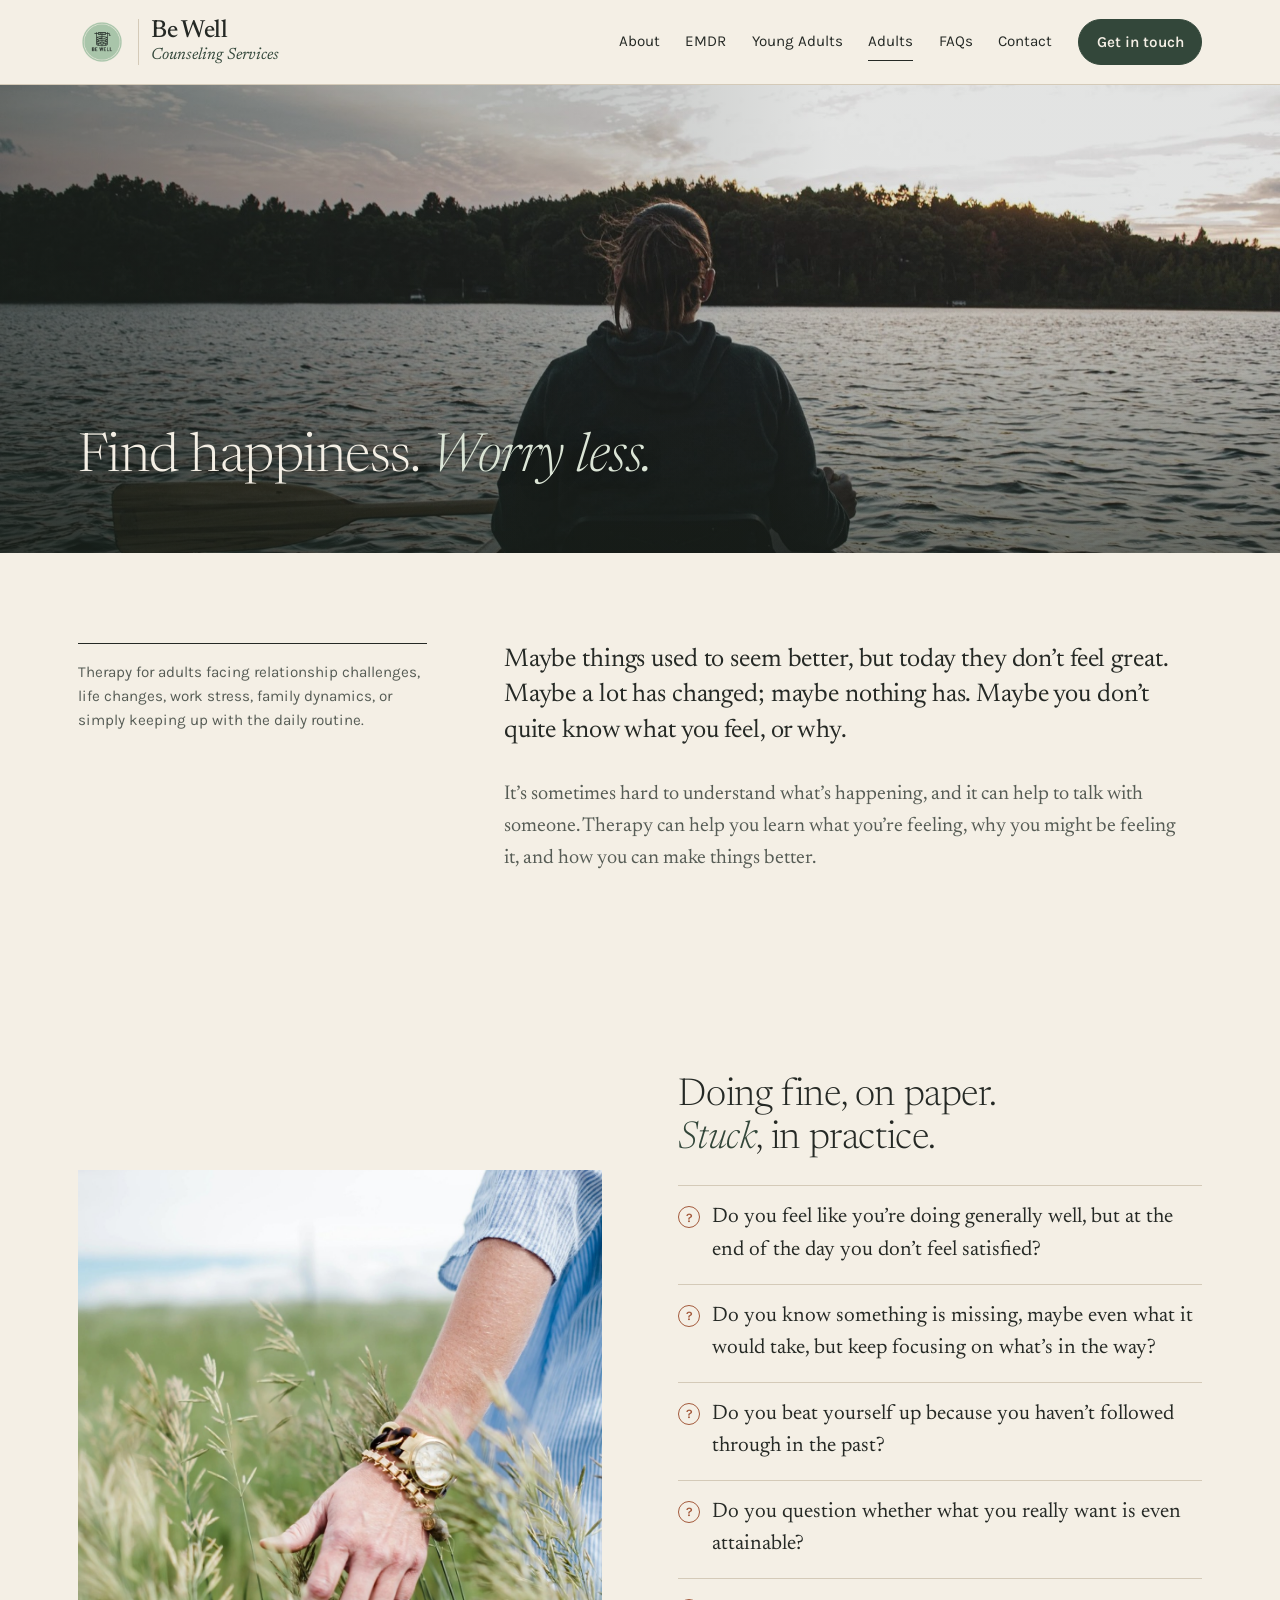
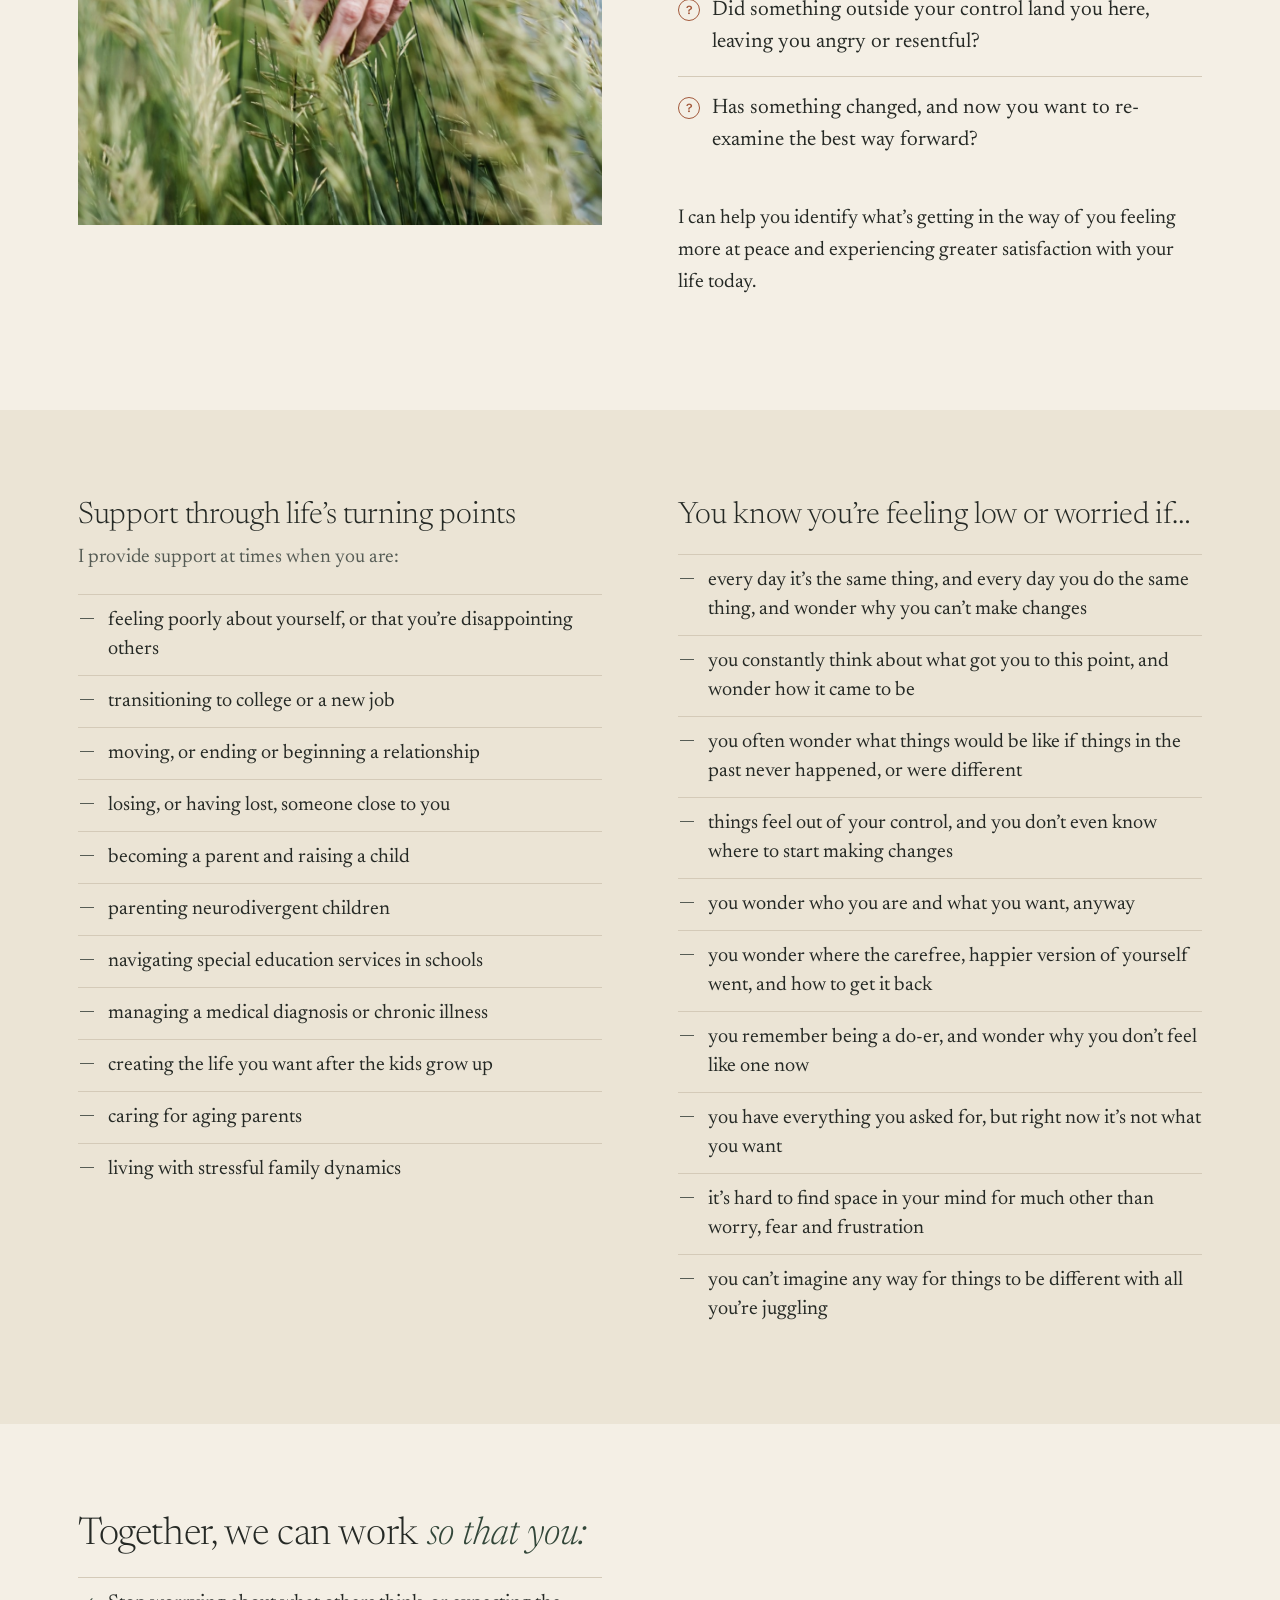
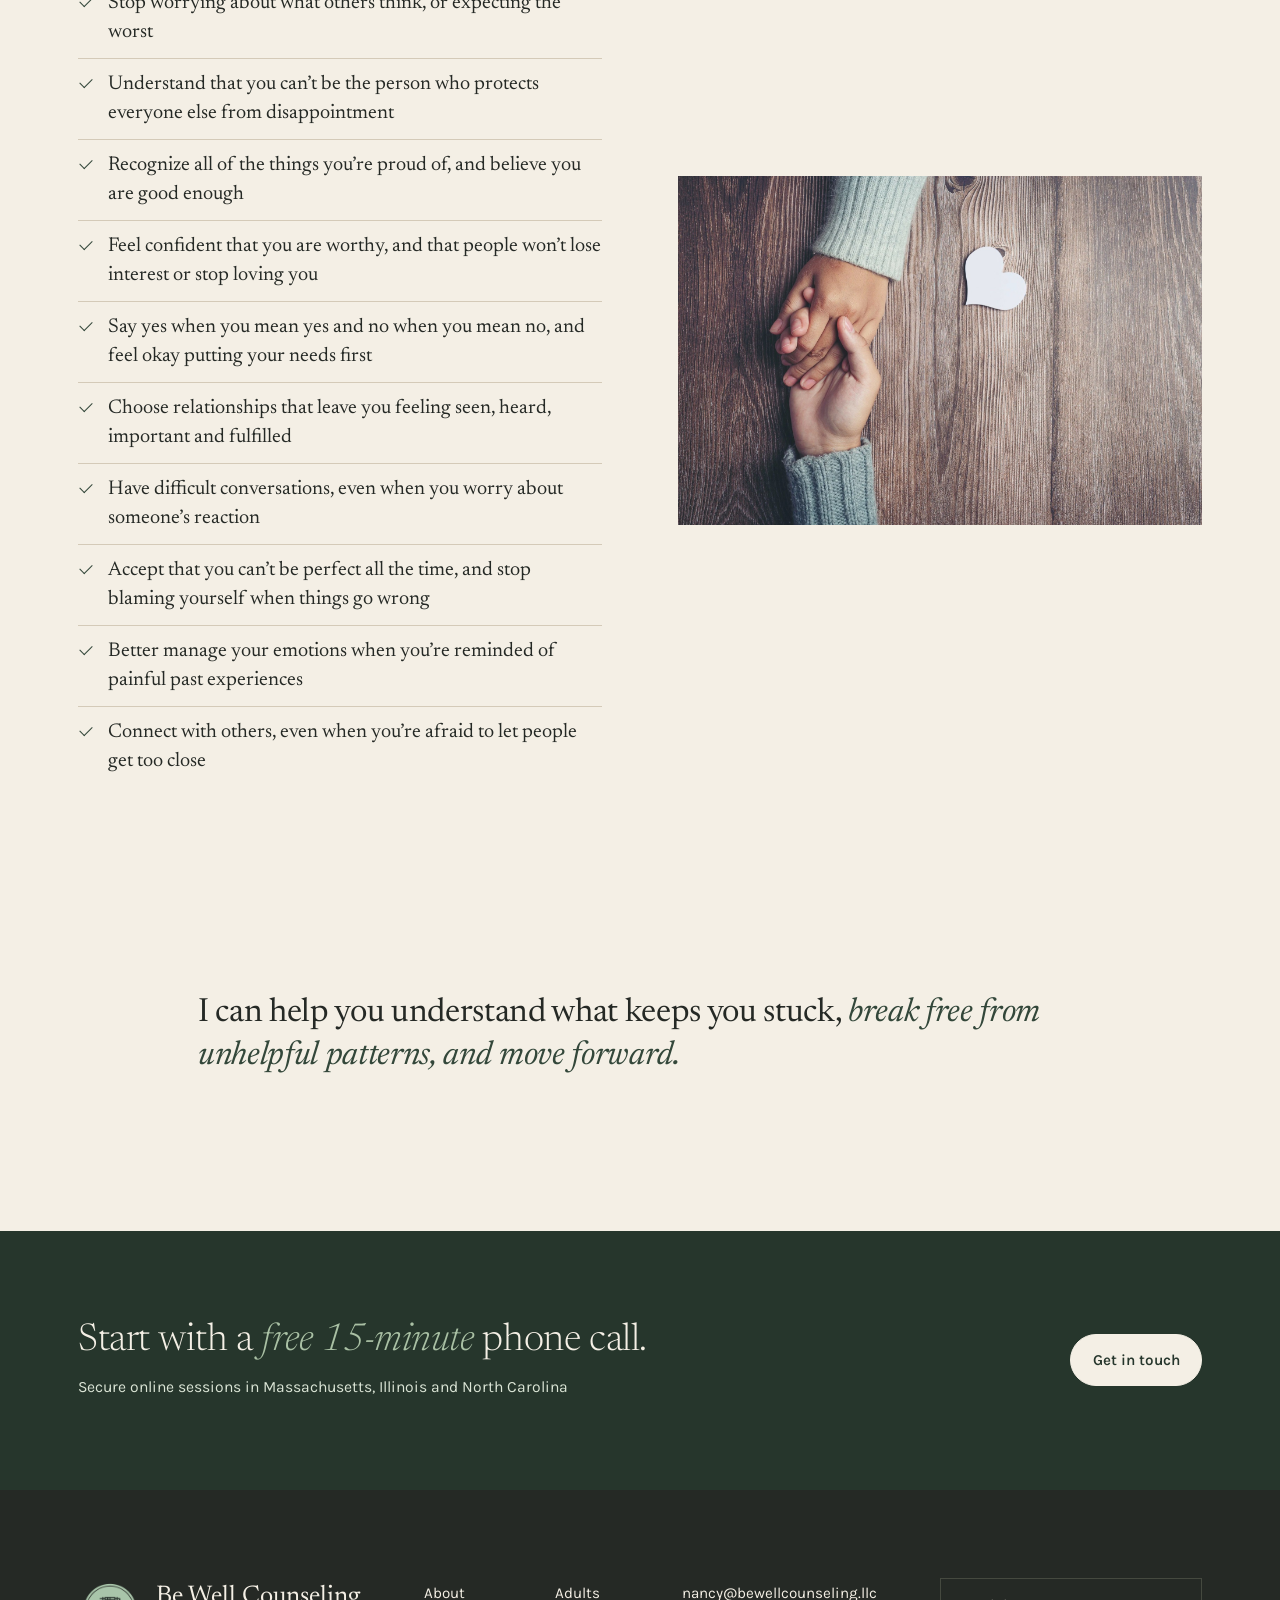
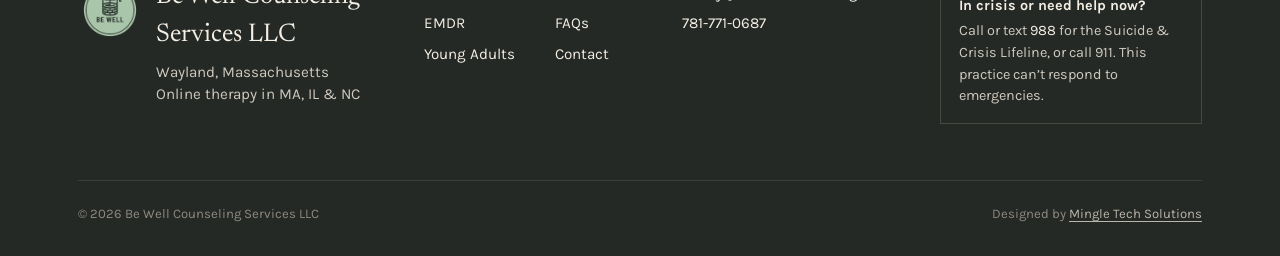
<file: adults.html>
<!doctype html>
<html lang="en">
<head>
  <meta charset="utf-8">
  <meta name="viewport" content="width=device-width, initial-scale=1">
  <title>Therapy for Adults: Anxiety, Stress &amp; Life Changes | Be Well Counseling</title>
  <meta name="description" content="Online therapy for adults dealing with anxiety, depression, stress, relationships and life transitions, in Massachusetts, Illinois and North Carolina.">
  <link rel="canonical" href="https://bewellcounseling.llc/adults">
  <meta name="robots" content="index, follow, max-image-preview:large">
  <meta name="theme-color" content="#33473a">
  <meta property="og:type" content="website">
  <meta property="og:site_name" content="Be Well Counseling Services">
  <meta property="og:locale" content="en_US">
  <meta property="og:title" content="Therapy for Adults: Anxiety, Stress &amp; Life Changes | Be Well Counseling">
  <meta property="og:description" content="Online therapy for adults dealing with anxiety, depression, stress, relationships and life transitions, in Massachusetts, Illinois and North Carolina.">
  <meta property="og:url" content="https://bewellcounseling.llc/adults">
  <meta property="og:image" content="https://bewellcounseling.llc/assets/img/og-image.jpg">
  <meta property="og:image:width" content="1200">
  <meta property="og:image:height" content="630">
  <meta property="og:image:alt" content="Nancy Funkhouser, LICSW, smiling on a sofa">
  <meta name="twitter:card" content="summary_large_image">
  <meta name="twitter:title" content="Therapy for Adults: Anxiety, Stress &amp; Life Changes | Be Well Counseling">
  <meta name="twitter:description" content="Online therapy for adults dealing with anxiety, depression, stress, relationships and life transitions, in Massachusetts, Illinois and North Carolina.">
  <meta name="twitter:image" content="https://bewellcounseling.llc/assets/img/og-image.jpg">
  <link rel="icon" href="/favicon.ico" sizes="48x48">
  <link rel="icon" href="/assets/img/favicon-96.png" type="image/png" sizes="96x96">
  <link rel="apple-touch-icon" href="/assets/img/apple-touch-icon.png">
  <link rel="preconnect" href="https://fonts.googleapis.com">
  <link rel="preconnect" href="https://fonts.gstatic.com" crossorigin>
  <link href="https://fonts.googleapis.com/css2?family=Karla:wght@400;500;600&family=Newsreader:ital,opsz,wght@0,6..72,300..600;1,6..72,300..600&display=swap" rel="stylesheet">
  <link rel="stylesheet" href="assets/css/site.css">
  <script>document.documentElement.classList.add("js");</script>
  <script type="application/ld+json">
{
  "@context": "https://schema.org",
  "@graph": [
    {
      "@type": [
        "MedicalBusiness",
        "ProfessionalService"
      ],
      "@id": "https://bewellcounseling.llc/#practice",
      "name": "Be Well Counseling Services LLC",
      "alternateName": "Be Well Counseling Services",
      "url": "https://bewellcounseling.llc/",
      "logo": "https://bewellcounseling.llc/assets/img/logo.png",
      "image": "https://bewellcounseling.llc/assets/img/og-image.jpg",
      "description": "Online EMDR therapy and counseling with Nancy Funkhouser, MSW, LICSW, MBA, an EMDRIA Certified EMDR Therapist, for adults and young adults (17+) in Massachusetts, Illinois and North Carolina.",
      "telephone": "+1-781-771-0687",
      "email": "nancy@bewellcounseling.llc",
      "address": {
        "@type": "PostalAddress",
        "addressLocality": "Wayland",
        "addressRegion": "MA",
        "addressCountry": "US"
      },
      "areaServed": [
        {
          "@type": "State",
          "name": "Massachusetts"
        },
        {
          "@type": "State",
          "name": "Illinois"
        },
        {
          "@type": "State",
          "name": "North Carolina"
        }
      ],
      "priceRange": "$200 per 55-minute session",
      "paymentAccepted": "Credit card, HSA, FSA, BCBS insurance",
      "isAcceptingNewPatients": true,
      "openingHoursSpecification": {
        "@type": "OpeningHoursSpecification",
        "dayOfWeek": ["Monday", "Tuesday", "Wednesday", "Thursday", "Friday"],
        "opens": "09:00",
        "closes": "19:00"
      },
      "medicalSpecialty": "Psychiatric",
      "founder": {
        "@id": "https://bewellcounseling.llc/#nancy"
      },
      "employee": {
        "@id": "https://bewellcounseling.llc/#nancy"
      },
      "knowsAbout": [
        "EMDR therapy",
        "Eye Movement Desensitization and Reprocessing",
        "Trauma",
        "Anxiety",
        "Depression",
        "Stress",
        "Life transitions",
        "Relationships",
        "Parenting",
        "Young adult therapy",
        "Online therapy"
      ],
      "hasOfferCatalog": {
        "@type": "OfferCatalog",
        "name": "Therapy services",
        "itemListElement": [
          {
            "@type": "Offer",
            "itemOffered": {
              "@type": "Service",
              "name": "EMDR therapy",
              "alternateName": "Eye Movement Desensitization and Reprocessing",
              "url": "https://bewellcounseling.llc/emdr",
              "serviceType": "EMDR therapy"
            }
          },
          {
            "@type": "Offer",
            "itemOffered": {
              "@type": "Service",
              "name": "Therapy for adults",
              "url": "https://bewellcounseling.llc/adults",
              "serviceType": "Online therapy"
            }
          },
          {
            "@type": "Offer",
            "itemOffered": {
              "@type": "Service",
              "name": "Therapy for young adults (17+)",
              "url": "https://bewellcounseling.llc/young-adults",
              "serviceType": "Online therapy"
            }
          }
        ]
      }
    },
    {
      "@type": "Person",
      "@id": "https://bewellcounseling.llc/#nancy",
      "sameAs": [
        "https://www.emdria.org/directory/people/nancy-funkhouser/",
        "https://www.linkedin.com/in/nancy-funkhouser-msw-licsw-1181a656/"
      ],
      "name": "Nancy Funkhouser",
      "honorificSuffix": "MSW, LICSW, MBA",
      "jobTitle": [
        "EMDRIA Certified EMDR Therapist",
        "Licensed Independent Clinical Social Worker"
      ],
      "url": "https://bewellcounseling.llc/about",
      "image": "https://bewellcounseling.llc/assets/img/nancy-wide.jpg",
      "worksFor": {
        "@id": "https://bewellcounseling.llc/#practice"
      },
      "alumniOf": [
        {
          "@type": "CollegeOrUniversity",
          "name": "Boston College"
        },
        {
          "@type": "CollegeOrUniversity",
          "name": "Simmons College"
        },
        {
          "@type": "CollegeOrUniversity",
          "name": "St. Lawrence University"
        }
      ],
      "memberOf": {
        "@type": "Organization",
        "name": "National Association of Social Workers"
      },
      "hasCredential": [
        {
          "@type": "EducationalOccupationalCredential",
          "credentialCategory": "license",
          "name": "Licensed Independent Clinical Social Worker (LICSW)",
          "recognizedBy": [
            {
              "@type": "State",
              "name": "Massachusetts"
            },
            {
              "@type": "State",
              "name": "Illinois"
            },
            {
              "@type": "State",
              "name": "North Carolina"
            }
          ]
        },
        {
          "@type": "EducationalOccupationalCredential",
          "credentialCategory": "certification",
          "name": "EMDRIA Certified Therapist",
          "recognizedBy": {
            "@type": "Organization",
            "name": "EMDR International Association"
          }
        }
      ],
      "knowsAbout": [
        "EMDR therapy",
        "Anxiety",
        "Depression",
        "Trauma",
        "Cognitive Behavioral Therapy",
        "Solution-Focused Therapy",
        "Positive Psychology"
      ]
    },
    {
      "@type": "WebSite",
      "@id": "https://bewellcounseling.llc/#website",
      "url": "https://bewellcounseling.llc/",
      "name": "Be Well Counseling Services",
      "publisher": {
        "@id": "https://bewellcounseling.llc/#practice"
      },
      "inLanguage": "en-US"
    }
  ]
}
  </script>
  <script type="application/ld+json">
{
  "@context": "https://schema.org",
  "@type": "WebPage",
  "@id": "https://bewellcounseling.llc/adults#webpage",
  "url": "https://bewellcounseling.llc/adults",
  "name": "Therapy for Adults: Anxiety, Stress & Life Changes | Be Well Counseling",
  "description": "Online therapy for adults dealing with anxiety, depression, stress, relationships and life transitions, in Massachusetts, Illinois and North Carolina.",
  "isPartOf": {
    "@id": "https://bewellcounseling.llc/#website"
  },
  "about": {
    "@id": "https://bewellcounseling.llc/#practice"
  },
  "inLanguage": "en-US",
  "breadcrumb": {
    "@type": "BreadcrumbList",
    "itemListElement": [
      {
        "@type": "ListItem",
        "position": 1,
        "name": "Home",
        "item": "https://bewellcounseling.llc/"
      },
      {
        "@type": "ListItem",
        "position": 2,
        "name": "Therapy for Adults",
        "item": "https://bewellcounseling.llc/adults"
      }
    ]
  }
}
  </script>
</head>
<body>
  <a class="skip" href="#main">Skip to content</a>

  <header class="site-header">
    <div class="wrap">
      <a class="brand" href="/">
        <img src="assets/img/logo.png" alt="" width="50" height="50">
        <span><strong>Be Well</strong><small>Counseling Services</small></span>
      </a>
      <button class="menu-toggle" aria-expanded="false" aria-controls="site-nav" aria-label="Open menu"><span class="menu-toggle__bars" aria-hidden="true"></span></button>
      <nav class="nav" id="site-nav" aria-label="Main">
        <a href="/about">About</a>
        <a href="/emdr">EMDR</a>
        <a href="/young-adults">Young Adults</a>
        <a href="/adults" aria-current="page">Adults</a>
        <a href="/faq">FAQs</a>
        <a href="/contact">Contact</a>
        <a class="btn" href="/contact">Get in touch</a>
      </nav>
    </div>
  </header>

  <main id="main">
    <section class="page-hero">
      <img src="assets/img/kayak.jpg" alt="A person paddling a canoe across a quiet lake at dusk" width="1800" height="1012">
      <div class="wrap">
        <h1>Find happiness. <em>Worry less.</em></h1>
      </div>
    </section>

    <section class="lede-block">
      <div class="wrap">
        <p class="sub">Therapy for adults facing relationship challenges, life changes, work stress, family dynamics, or simply keeping up with the daily routine.</p>
        <div class="body">
          <p class="big">Maybe things used to seem better, but today they don’t feel great. Maybe a lot has changed; maybe nothing has. Maybe you don’t quite know what you feel, or why.</p>
          <p>It’s sometimes hard to understand what’s happening, and it can help to talk with someone. Therapy can help you learn what you’re feeling, why you might be feeling it, and how you can make things better.</p>
        </div>
      </div>
    </section>

    <section class="split">
      <div class="wrap">
        <figure class="reveal"><img src="assets/img/grass.jpg" alt="A woman running her fingers through tall grass" loading="lazy"></figure>
        <div class="reveal">
          <h2>Doing fine, on paper. <em>Stuck</em>, in practice.</h2>
          <ul class="q-list">
            <li>Do you feel like you’re doing generally well, but at the end of the day you don’t feel satisfied?</li>
            <li>Do you know something is missing, maybe even what it would take, but keep focusing on what’s in the way?</li>
            <li>Do you beat yourself up because you haven’t followed through in the past?</li>
            <li>Do you question whether what you really want is even attainable?</li>
            <li>Did something outside your control land you here, leaving you angry or resentful?</li>
            <li>Has something changed, and now you want to re-examine the best way forward?</li>
          </ul>
          <p style="margin-top:28px">I can help you identify what’s getting in the way of you feeling more at peace and experiencing greater satisfaction with your life today.</p>
        </div>
      </div>
    </section>

    <section class="lists">
      <div class="wrap">
        <div class="reveal">
          <h2>Support through life’s turning points</h2>
          <p class="intro-line">I provide support at times when you are:</p>
          <ul class="dash-list">
            <li>feeling poorly about yourself, or that you’re disappointing others</li>
            <li>transitioning to college or a new job</li>
            <li>moving, or ending or beginning a relationship</li>
            <li>losing, or having lost, someone close to you</li>
            <li>becoming a parent and raising a child</li>
            <li>parenting neurodivergent children</li>
            <li>navigating special education services in schools</li>
            <li>managing a medical diagnosis or chronic illness</li>
            <li>creating the life you want after the kids grow up</li>
            <li>caring for aging parents</li>
            <li>living with stressful family dynamics</li>
          </ul>
        </div>
        <div class="reveal">
          <h2>You know you’re feeling low or worried if…</h2>
          <ul class="dash-list">
            <li>every day it’s the same thing, and every day you do the same thing, and wonder why you can’t make changes</li>
            <li>you constantly think about what got you to this point, and wonder how it came to be</li>
            <li>you often wonder what things would be like if things in the past never happened, or were different</li>
            <li>things feel out of your control, and you don’t even know where to start making changes</li>
            <li>you wonder who you are and what you want, anyway</li>
            <li>you wonder where the carefree, happier version of yourself went, and how to get it back</li>
            <li>you remember being a do-er, and wonder why you don’t feel like one now</li>
            <li>you have everything you asked for, but right now it’s not what you want</li>
            <li>it’s hard to find space in your mind for much other than worry, fear and frustration</li>
            <li>you can’t imagine any way for things to be different with all you’re juggling</li>
          </ul>
        </div>
      </div>
    </section>

    <section class="split split--flip">
      <div class="wrap">
        <figure class="reveal wide"><img src="assets/img/hands-together.jpg" alt="Two hands clasped together in support" loading="lazy"></figure>
        <div class="reveal">
          <h2>Together, we can work <em>so that you:</em></h2>
          <ul class="tick-list">
            <li>Stop worrying about what others think, or expecting the worst</li>
            <li>Understand that you can’t be the person who protects everyone else from disappointment</li>
            <li>Recognize all of the things you’re proud of, and believe you are good enough</li>
            <li>Feel confident that you are worthy, and that people won’t lose interest or stop loving you</li>
            <li>Say yes when you mean yes and no when you mean no, and feel okay putting your needs first</li>
            <li>Choose relationships that leave you feeling seen, heard, important and fulfilled</li>
            <li>Have difficult conversations, even when you worry about someone’s reaction</li>
            <li>Accept that you can’t be perfect all the time, and stop blaming yourself when things go wrong</li>
            <li>Better manage your emotions when you’re reminded of painful past experiences</li>
            <li>Connect with others, even when you’re afraid to let people get too close</li>
          </ul>
        </div>
      </div>
    </section>

    <section class="closing">
      <div class="wrap">
        <p class="statement">I can help you understand what keeps you stuck, <em>break free from unhelpful patterns, and move forward.</em></p>
      </div>
    </section>

    <section class="cta-band">
      <div class="wrap">
        <div>
          <h2>Start with a <em>free <span class="nowrap">15-minute</span></em> phone call.</h2>
          <p>Secure online sessions in Massachusetts, Illinois and North Carolina</p>
        </div>
        <div class="actions">
          <a class="btn btn--light" href="/contact">Get in touch</a>
        </div>
      </div>
    </section>
  </main>

  <footer class="site-footer">
    <div class="wrap">
      <div class="footer-top">
        <div class="footer-brand">
          <img src="assets/img/logo.png" alt="" width="64" height="64">
          <p><strong>Be Well Counseling Services LLC</strong>Wayland, Massachusetts<br>Online therapy in MA, IL &amp; NC</p>
        </div>
        <nav aria-label="Footer">
          <ul class="footer-links">
            <li><a href="/about">About</a></li>
            <li><a href="/emdr">EMDR</a></li>
            <li><a href="/young-adults">Young Adults</a></li>
            <li><a href="/adults">Adults</a></li>
            <li><a href="/faq">FAQs</a></li>
            <li><a href="/contact">Contact</a></li>
          </ul>
        </nav>
        <ul>
          <li><a href="mailto:nancy@bewellcounseling.llc">nancy@bewellcounseling.llc</a></li>
          <li><a href="tel:+17817710687">781-771-0687</a></li>
        </ul>
        <div class="crisis">
          <b>In crisis or need help now?</b>
          Call or text <a href="tel:988">988</a> for the Suicide &amp; Crisis Lifeline, or call 911. This practice can’t respond to emergencies.
        </div>
      </div>
      <div class="footer-bottom">
        <span>© <span data-year>2026</span> Be Well Counseling Services LLC</span>
        <span>Designed by <a href="https://mingletechsolutions.com" target="_blank" rel="noopener">Mingle Tech Solutions</a></span>
      </div>
    </div>
  </footer>

  <script src="assets/js/site.js"></script>
</body>
</html>
</file>
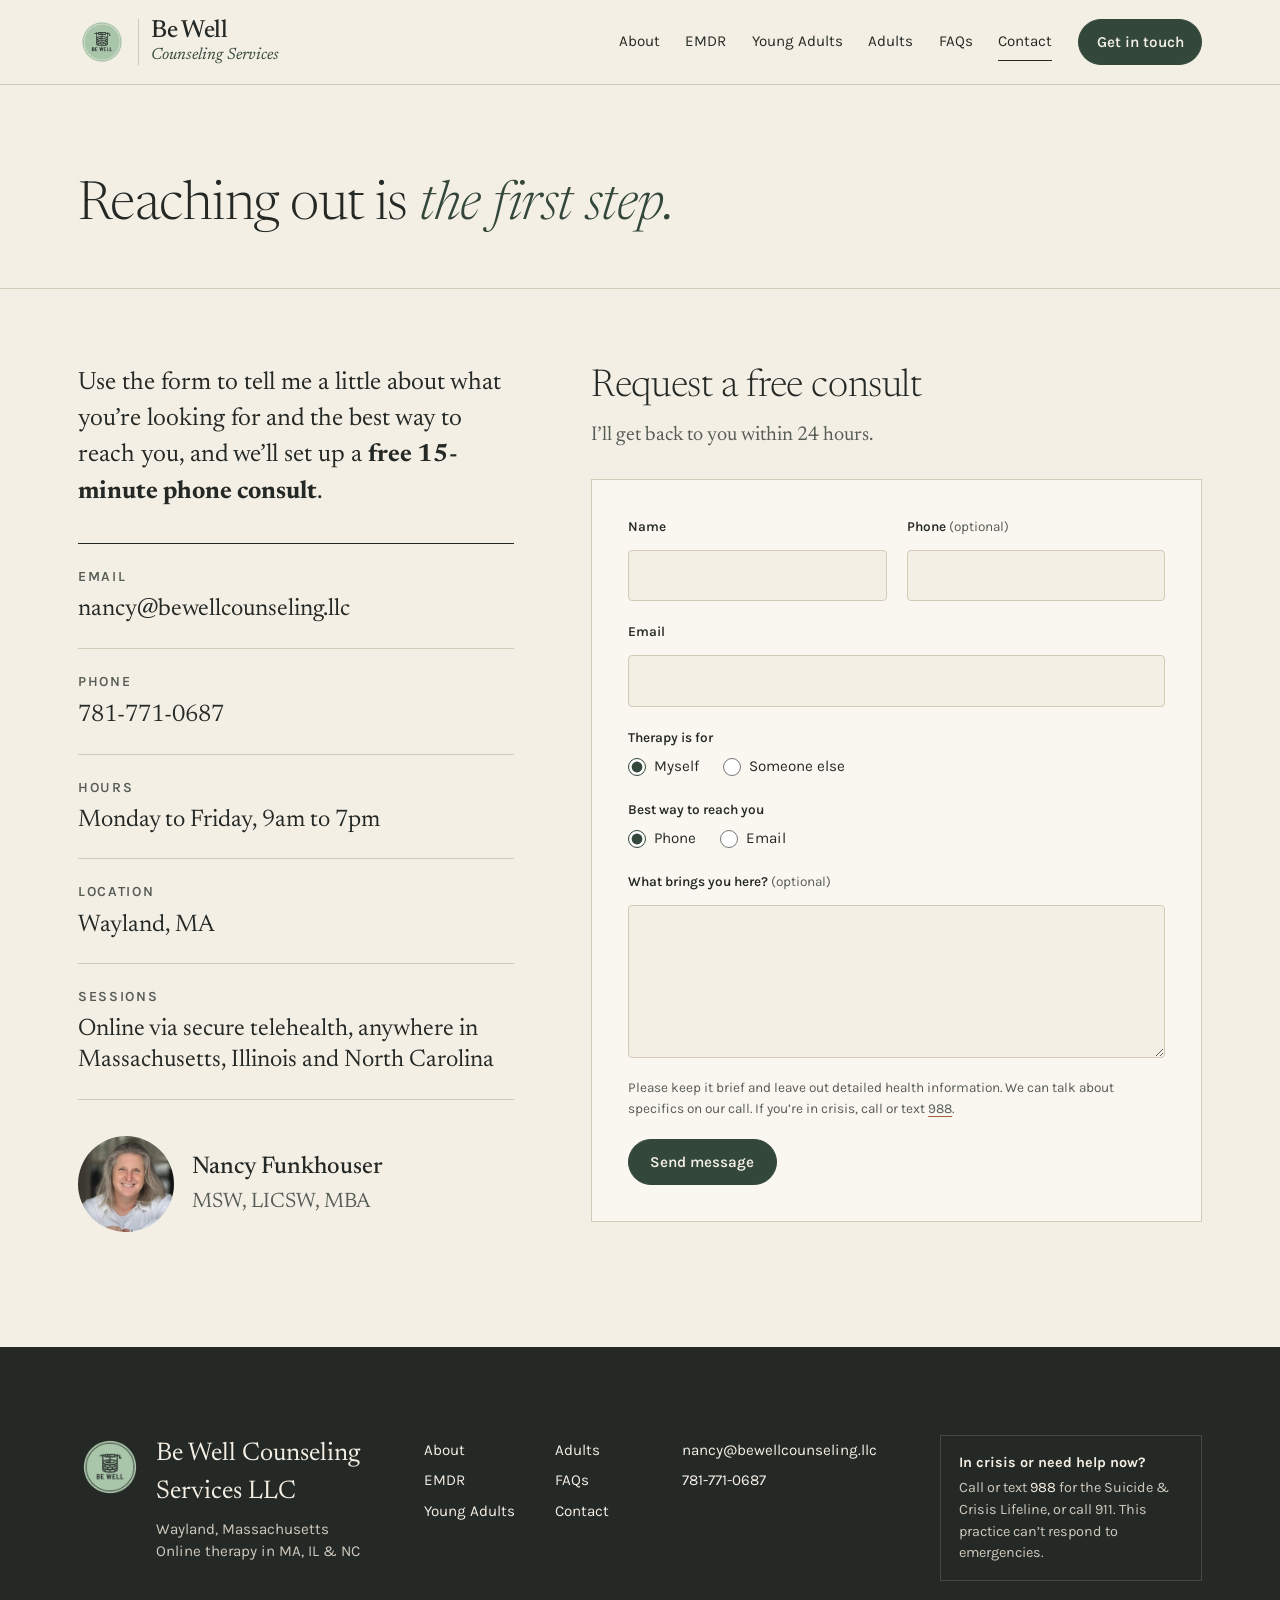
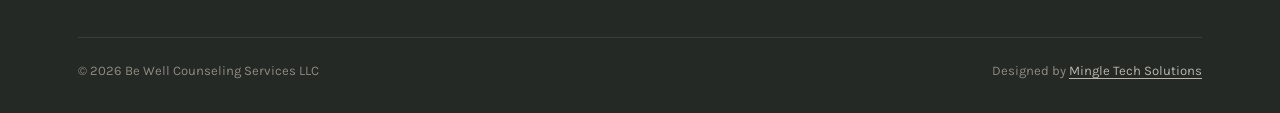
<file: contact.html>
<!doctype html>
<html lang="en">
<head>
  <meta charset="utf-8">
  <meta name="viewport" content="width=device-width, initial-scale=1">
  <title>Contact Nancy Funkhouser | Free 15-Minute Consult | Be Well Counseling</title>
  <meta name="description" content="Reach Nancy Funkhouser at 781-771-0687 or nancy@bewellcounseling.llc, or send a message to set up a free 15-minute phone consult.">
  <link rel="canonical" href="https://bewellcounseling.llc/contact">
  <meta name="robots" content="index, follow, max-image-preview:large">
  <meta name="theme-color" content="#33473a">
  <meta property="og:type" content="website">
  <meta property="og:site_name" content="Be Well Counseling Services">
  <meta property="og:locale" content="en_US">
  <meta property="og:title" content="Contact Nancy Funkhouser | Free 15-Minute Consult | Be Well Counseling">
  <meta property="og:description" content="Reach Nancy Funkhouser at 781-771-0687 or nancy@bewellcounseling.llc, or send a message to set up a free 15-minute phone consult.">
  <meta property="og:url" content="https://bewellcounseling.llc/contact">
  <meta property="og:image" content="https://bewellcounseling.llc/assets/img/og-image.jpg">
  <meta property="og:image:width" content="1200">
  <meta property="og:image:height" content="630">
  <meta property="og:image:alt" content="Nancy Funkhouser, LICSW, smiling on a sofa">
  <meta name="twitter:card" content="summary_large_image">
  <meta name="twitter:title" content="Contact Nancy Funkhouser | Free 15-Minute Consult | Be Well Counseling">
  <meta name="twitter:description" content="Reach Nancy Funkhouser at 781-771-0687 or nancy@bewellcounseling.llc, or send a message to set up a free 15-minute phone consult.">
  <meta name="twitter:image" content="https://bewellcounseling.llc/assets/img/og-image.jpg">
  <link rel="icon" href="/favicon.ico" sizes="48x48">
  <link rel="icon" href="/assets/img/favicon-96.png" type="image/png" sizes="96x96">
  <link rel="apple-touch-icon" href="/assets/img/apple-touch-icon.png">
  <link rel="preconnect" href="https://fonts.googleapis.com">
  <link rel="preconnect" href="https://fonts.gstatic.com" crossorigin>
  <link href="https://fonts.googleapis.com/css2?family=Karla:wght@400;500;600&family=Newsreader:ital,opsz,wght@0,6..72,300..600;1,6..72,300..600&display=swap" rel="stylesheet">
  <link rel="stylesheet" href="assets/css/site.css">
  <script>document.documentElement.classList.add("js");</script>
  <script type="application/ld+json">
{
  "@context": "https://schema.org",
  "@graph": [
    {
      "@type": [
        "MedicalBusiness",
        "ProfessionalService"
      ],
      "@id": "https://bewellcounseling.llc/#practice",
      "name": "Be Well Counseling Services LLC",
      "alternateName": "Be Well Counseling Services",
      "url": "https://bewellcounseling.llc/",
      "logo": "https://bewellcounseling.llc/assets/img/logo.png",
      "image": "https://bewellcounseling.llc/assets/img/og-image.jpg",
      "description": "Online EMDR therapy and counseling with Nancy Funkhouser, MSW, LICSW, MBA, an EMDRIA Certified EMDR Therapist, for adults and young adults (17+) in Massachusetts, Illinois and North Carolina.",
      "telephone": "+1-781-771-0687",
      "email": "nancy@bewellcounseling.llc",
      "address": {
        "@type": "PostalAddress",
        "addressLocality": "Wayland",
        "addressRegion": "MA",
        "addressCountry": "US"
      },
      "areaServed": [
        {
          "@type": "State",
          "name": "Massachusetts"
        },
        {
          "@type": "State",
          "name": "Illinois"
        },
        {
          "@type": "State",
          "name": "North Carolina"
        }
      ],
      "priceRange": "$200 per 55-minute session",
      "paymentAccepted": "Credit card, HSA, FSA, BCBS insurance",
      "isAcceptingNewPatients": true,
      "openingHoursSpecification": {
        "@type": "OpeningHoursSpecification",
        "dayOfWeek": ["Monday", "Tuesday", "Wednesday", "Thursday", "Friday"],
        "opens": "09:00",
        "closes": "19:00"
      },
      "medicalSpecialty": "Psychiatric",
      "founder": {
        "@id": "https://bewellcounseling.llc/#nancy"
      },
      "employee": {
        "@id": "https://bewellcounseling.llc/#nancy"
      },
      "knowsAbout": [
        "EMDR therapy",
        "Eye Movement Desensitization and Reprocessing",
        "Trauma",
        "Anxiety",
        "Depression",
        "Stress",
        "Life transitions",
        "Relationships",
        "Parenting",
        "Young adult therapy",
        "Online therapy"
      ],
      "hasOfferCatalog": {
        "@type": "OfferCatalog",
        "name": "Therapy services",
        "itemListElement": [
          {
            "@type": "Offer",
            "itemOffered": {
              "@type": "Service",
              "name": "EMDR therapy",
              "alternateName": "Eye Movement Desensitization and Reprocessing",
              "url": "https://bewellcounseling.llc/emdr",
              "serviceType": "EMDR therapy"
            }
          },
          {
            "@type": "Offer",
            "itemOffered": {
              "@type": "Service",
              "name": "Therapy for adults",
              "url": "https://bewellcounseling.llc/adults",
              "serviceType": "Online therapy"
            }
          },
          {
            "@type": "Offer",
            "itemOffered": {
              "@type": "Service",
              "name": "Therapy for young adults (17+)",
              "url": "https://bewellcounseling.llc/young-adults",
              "serviceType": "Online therapy"
            }
          }
        ]
      }
    },
    {
      "@type": "Person",
      "@id": "https://bewellcounseling.llc/#nancy",
      "sameAs": [
        "https://www.emdria.org/directory/people/nancy-funkhouser/",
        "https://www.linkedin.com/in/nancy-funkhouser-msw-licsw-1181a656/"
      ],
      "name": "Nancy Funkhouser",
      "honorificSuffix": "MSW, LICSW, MBA",
      "jobTitle": [
        "EMDRIA Certified EMDR Therapist",
        "Licensed Independent Clinical Social Worker"
      ],
      "url": "https://bewellcounseling.llc/about",
      "image": "https://bewellcounseling.llc/assets/img/nancy-wide.jpg",
      "worksFor": {
        "@id": "https://bewellcounseling.llc/#practice"
      },
      "alumniOf": [
        {
          "@type": "CollegeOrUniversity",
          "name": "Boston College"
        },
        {
          "@type": "CollegeOrUniversity",
          "name": "Simmons College"
        },
        {
          "@type": "CollegeOrUniversity",
          "name": "St. Lawrence University"
        }
      ],
      "memberOf": {
        "@type": "Organization",
        "name": "National Association of Social Workers"
      },
      "hasCredential": [
        {
          "@type": "EducationalOccupationalCredential",
          "credentialCategory": "license",
          "name": "Licensed Independent Clinical Social Worker (LICSW)",
          "recognizedBy": [
            {
              "@type": "State",
              "name": "Massachusetts"
            },
            {
              "@type": "State",
              "name": "Illinois"
            },
            {
              "@type": "State",
              "name": "North Carolina"
            }
          ]
        },
        {
          "@type": "EducationalOccupationalCredential",
          "credentialCategory": "certification",
          "name": "EMDRIA Certified Therapist",
          "recognizedBy": {
            "@type": "Organization",
            "name": "EMDR International Association"
          }
        }
      ],
      "knowsAbout": [
        "EMDR therapy",
        "Anxiety",
        "Depression",
        "Trauma",
        "Cognitive Behavioral Therapy",
        "Solution-Focused Therapy",
        "Positive Psychology"
      ]
    },
    {
      "@type": "WebSite",
      "@id": "https://bewellcounseling.llc/#website",
      "url": "https://bewellcounseling.llc/",
      "name": "Be Well Counseling Services",
      "publisher": {
        "@id": "https://bewellcounseling.llc/#practice"
      },
      "inLanguage": "en-US"
    }
  ]
}
  </script>
  <script type="application/ld+json">
{
  "@context": "https://schema.org",
  "@type": "ContactPage",
  "@id": "https://bewellcounseling.llc/contact#webpage",
  "url": "https://bewellcounseling.llc/contact",
  "name": "Contact Nancy Funkhouser | Free 15-Minute Consult | Be Well Counseling",
  "description": "Reach Nancy Funkhouser at 781-771-0687 or nancy@bewellcounseling.llc, or send a message to set up a free 15-minute phone consult.",
  "isPartOf": {
    "@id": "https://bewellcounseling.llc/#website"
  },
  "about": {
    "@id": "https://bewellcounseling.llc/#practice"
  },
  "inLanguage": "en-US",
  "breadcrumb": {
    "@type": "BreadcrumbList",
    "itemListElement": [
      {
        "@type": "ListItem",
        "position": 1,
        "name": "Home",
        "item": "https://bewellcounseling.llc/"
      },
      {
        "@type": "ListItem",
        "position": 2,
        "name": "Contact Nancy Funkhouser",
        "item": "https://bewellcounseling.llc/contact"
      }
    ]
  }
}
  </script>
</head>
<body>
  <a class="skip" href="#main">Skip to content</a>

  <header class="site-header">
    <div class="wrap">
      <a class="brand" href="/">
        <img src="assets/img/logo.png" alt="" width="50" height="50">
        <span><strong>Be Well</strong><small>Counseling Services</small></span>
      </a>
      <button class="menu-toggle" aria-expanded="false" aria-controls="site-nav" aria-label="Open menu"><span class="menu-toggle__bars" aria-hidden="true"></span></button>
      <nav class="nav" id="site-nav" aria-label="Main">
        <a href="/about">About</a>
        <a href="/emdr">EMDR</a>
        <a href="/young-adults">Young Adults</a>
        <a href="/adults">Adults</a>
        <a href="/faq">FAQs</a>
        <a href="/contact" aria-current="page">Contact</a>
        <a class="btn" href="/contact">Get in touch</a>
      </nav>
    </div>
  </header>

  <main id="main">

    <section class="page-title">
      <div class="wrap">
        <h1>Reaching out is <em>the first step.</em></h1>
      </div>
    </section>

    <section class="contact-grid">
      <div class="wrap">
        <div>
          <p class="big" style="font-size:1.25em;line-height:1.45;margin-bottom:32px">Use the form to tell me a little about what you’re looking for and the best way to reach you, and we’ll set up a <strong>free 15-minute phone consult</strong>.</p>
          <div class="contact-card">
            <div><span class="label">Email</span><a href="mailto:nancy@bewellcounseling.llc?subject=Free%2015-minute%20consult">nancy@bewellcounseling.llc</a></div>
            <div><span class="label">Phone</span><a href="tel:+17817710687">781-771-0687</a></div>
            <div><span class="label">Hours</span><p>Monday to Friday, 9am to 7pm</p></div>
            <div><span class="label">Location</span><p>Wayland, MA</p></div>
            <div><span class="label">Sessions</span><p>Online via secure telehealth, anywhere in Massachusetts, Illinois and North Carolina</p></div>
          </div>
          <div class="contact-portrait">
            <img src="assets/img/nancy-wide.jpg" alt="" width="96" height="96" loading="lazy">
            <p><b>Nancy Funkhouser</b>MSW, LICSW, MBA</p>
          </div>
        </div>

        <div id="message">
          <h2 style="margin:0 0 10px">Request a free consult</h2>
          <p style="color:var(--ink-soft)">I’ll get back to you within 24 hours.</p>

          <form class="contact-form" action="https://formspree.io/f/mjywkoey" method="POST">
            <input type="hidden" name="_subject" value="New inquiry from bewellcounseling.llc">
            <input type="text" name="_gotcha" class="hp" tabindex="-1" autocomplete="off" aria-hidden="true">

            <div class="field-row">
              <label class="field">
                <span>Name</span>
                <input type="text" name="name" autocomplete="name" required>
              </label>
              <label class="field">
                <span>Phone <em>(optional)</em></span>
                <input type="tel" name="phone" autocomplete="tel">
              </label>
            </div>

            <label class="field">
              <span>Email</span>
              <input type="email" name="email" autocomplete="email" required>
            </label>

            <fieldset class="field">
              <legend>Therapy is for</legend>
              <div class="choices">
                <label><input type="radio" name="therapy_for" value="Myself" checked> Myself</label>
                <label><input type="radio" name="therapy_for" value="Someone else"> Someone else</label>
              </div>
            </fieldset>

            <fieldset class="field">
              <legend>Best way to reach you</legend>
              <div class="choices">
                <label><input type="radio" name="preferred_contact" value="Phone" checked> Phone</label>
                <label><input type="radio" name="preferred_contact" value="Email"> Email</label>
              </div>
            </fieldset>

            <label class="field">
              <span>What brings you here? <em>(optional)</em></span>
              <textarea name="message" rows="5"></textarea>
            </label>

            <p class="form-note">Please keep it brief and leave out detailed health information. We can talk about specifics on our call. If you’re in crisis, call or text <a href="tel:988">988</a>.</p>

            <button class="btn" type="submit">Send message</button>
            <p class="form-status" role="status" aria-live="polite"></p>
          </form>
        </div>
      </div>
    </section>
  </main>

  <footer class="site-footer">
    <div class="wrap">
      <div class="footer-top">
        <div class="footer-brand">
          <img src="assets/img/logo.png" alt="" width="64" height="64">
          <p><strong>Be Well Counseling Services LLC</strong>Wayland, Massachusetts<br>Online therapy in MA, IL &amp; NC</p>
        </div>
        <nav aria-label="Footer">
          <ul class="footer-links">
            <li><a href="/about">About</a></li>
            <li><a href="/emdr">EMDR</a></li>
            <li><a href="/young-adults">Young Adults</a></li>
            <li><a href="/adults">Adults</a></li>
            <li><a href="/faq">FAQs</a></li>
            <li><a href="/contact">Contact</a></li>
          </ul>
        </nav>
        <ul>
          <li><a href="mailto:nancy@bewellcounseling.llc">nancy@bewellcounseling.llc</a></li>
          <li><a href="tel:+17817710687">781-771-0687</a></li>
        </ul>
        <div class="crisis">
          <b>In crisis or need help now?</b>
          Call or text <a href="tel:988">988</a> for the Suicide &amp; Crisis Lifeline, or call 911. This practice can’t respond to emergencies.
        </div>
      </div>
      <div class="footer-bottom">
        <span>© <span data-year>2026</span> Be Well Counseling Services LLC</span>
        <span>Designed by <a href="https://mingletechsolutions.com" target="_blank" rel="noopener">Mingle Tech Solutions</a></span>
      </div>
    </div>
  </footer>

  <script src="assets/js/site.js"></script>
</body>
</html>
</file>
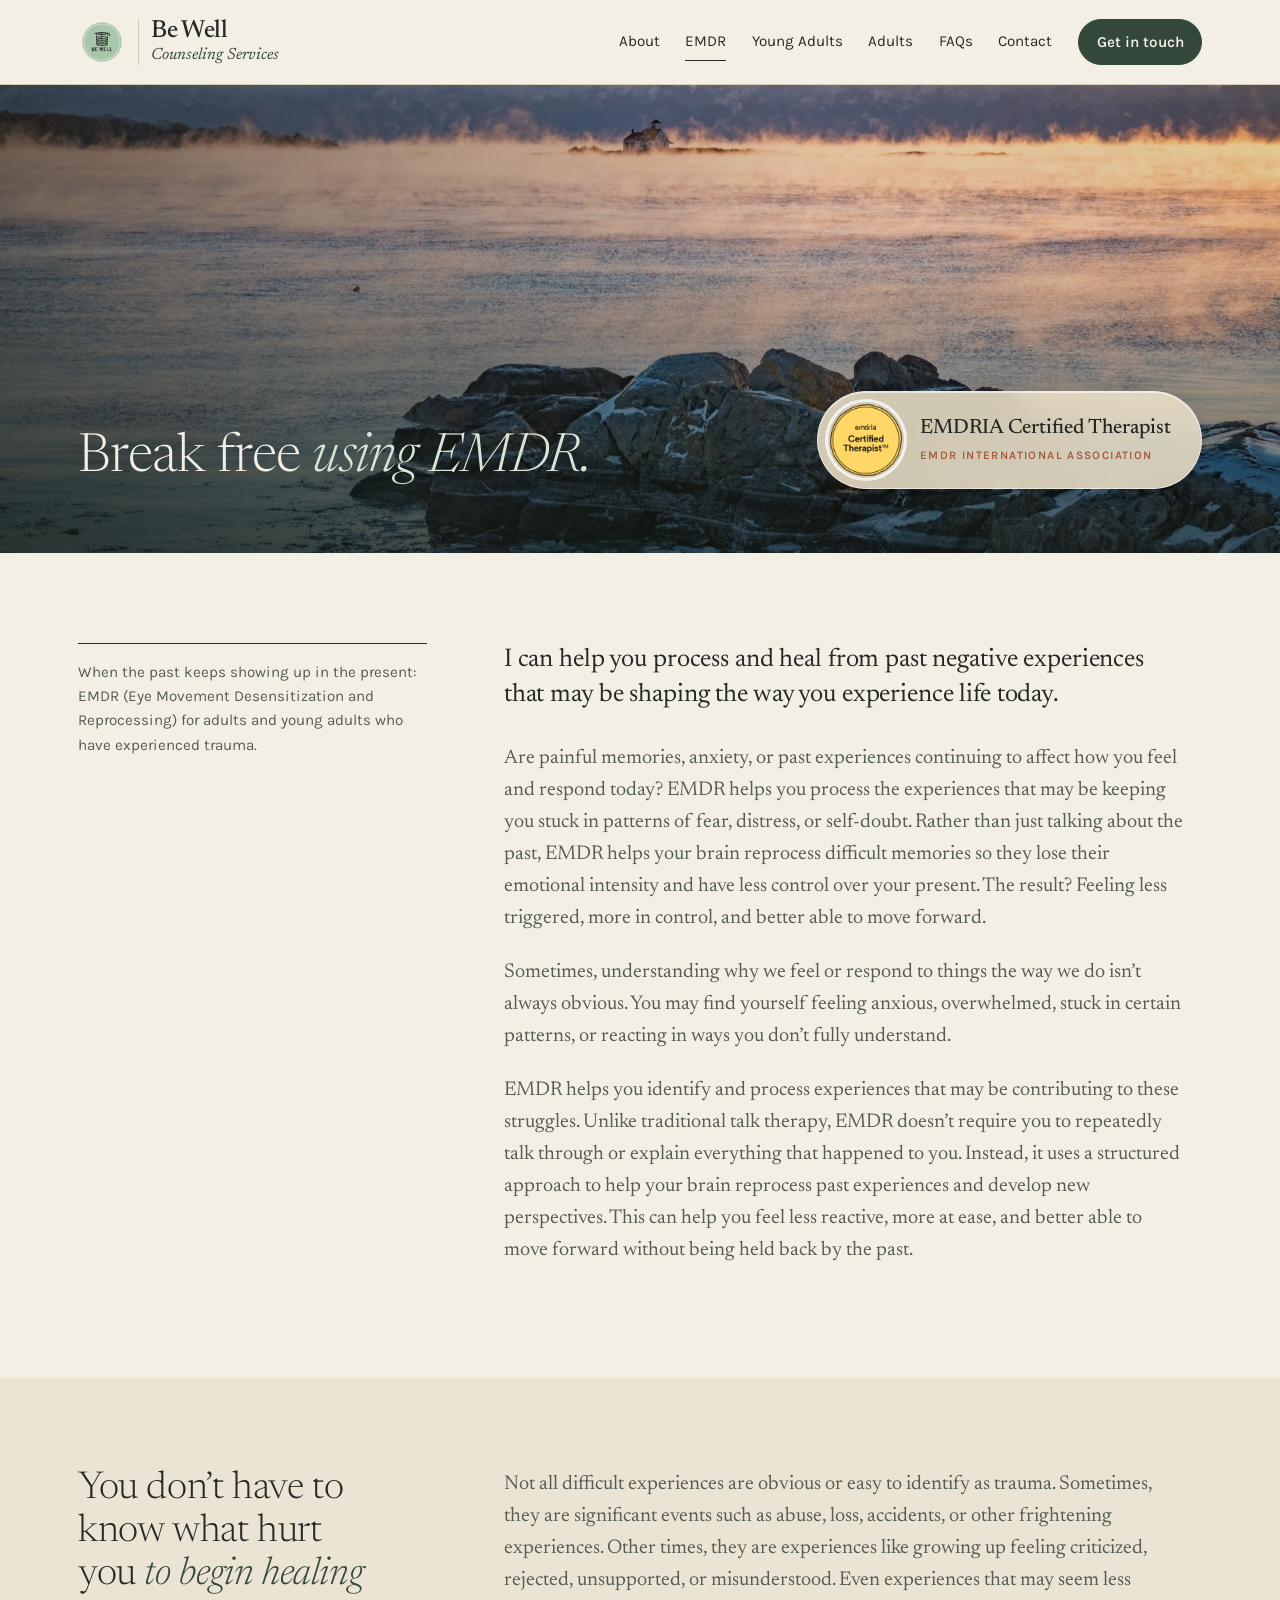
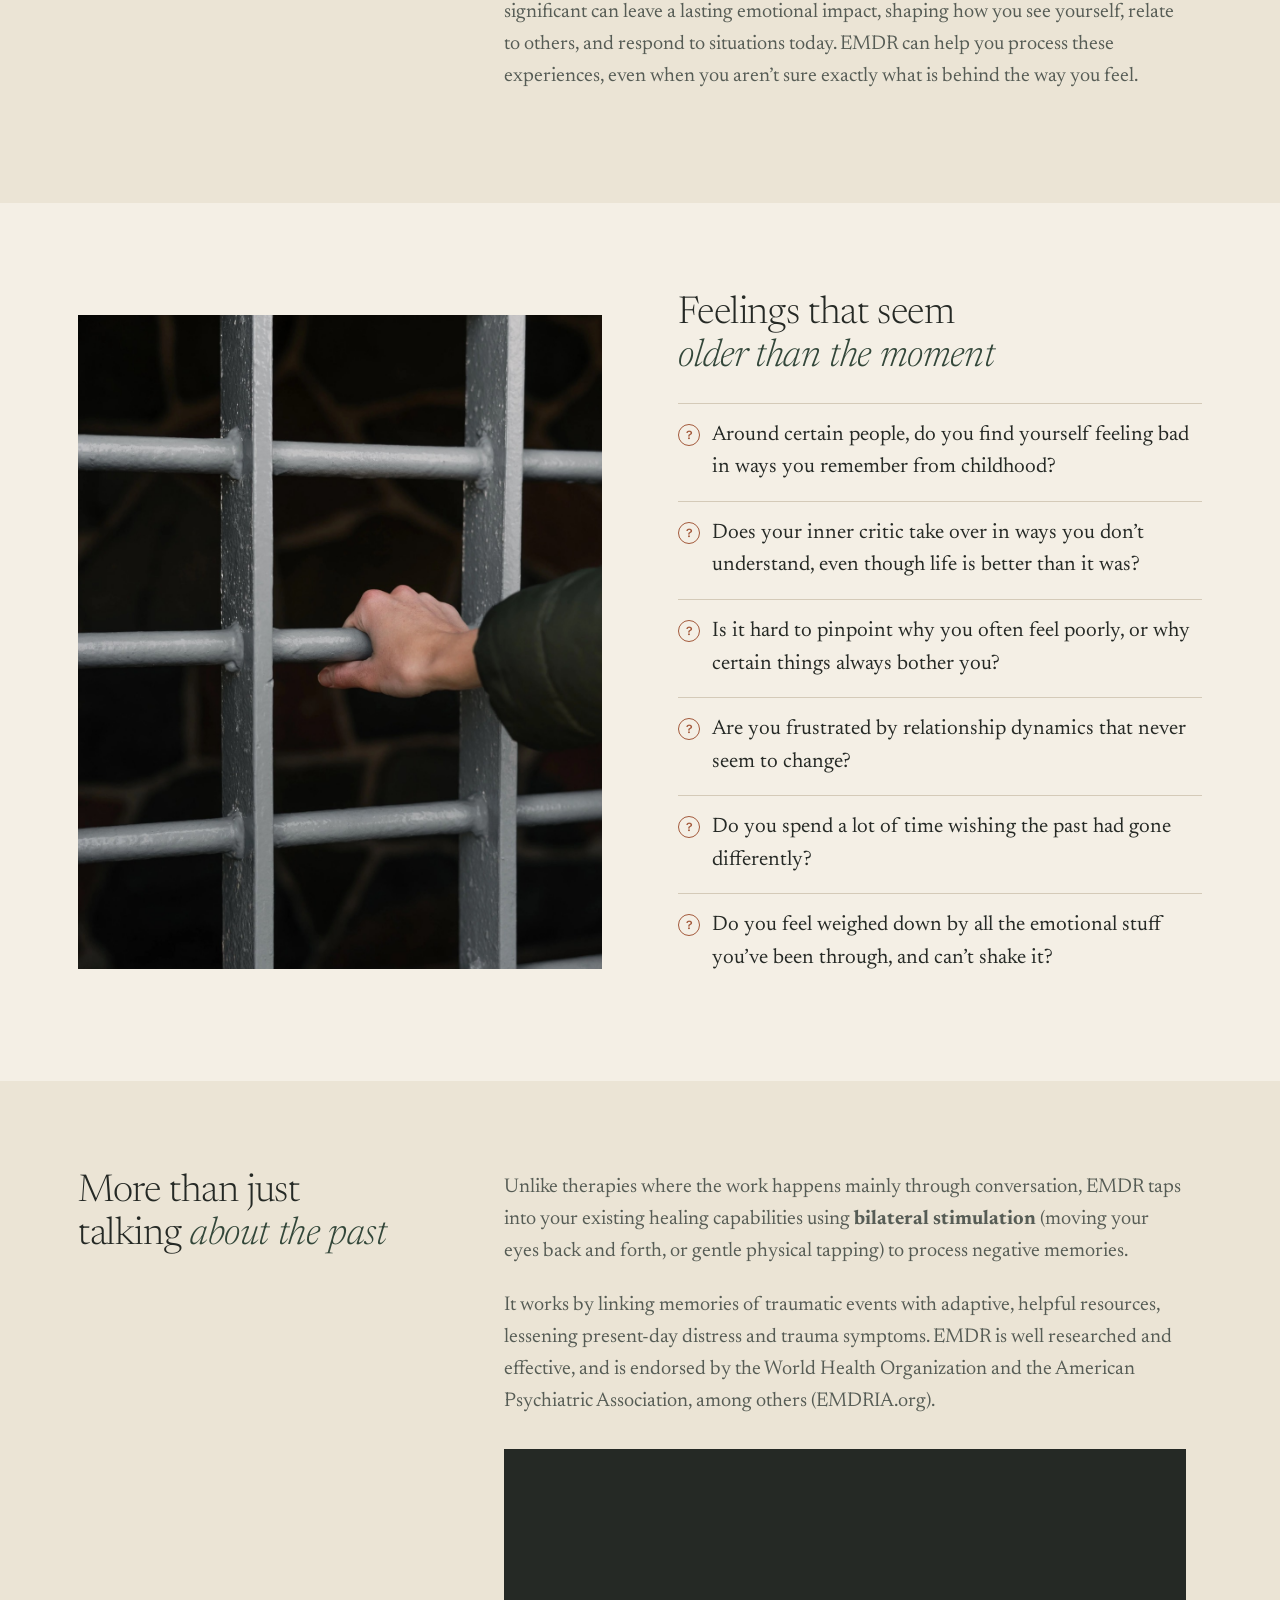
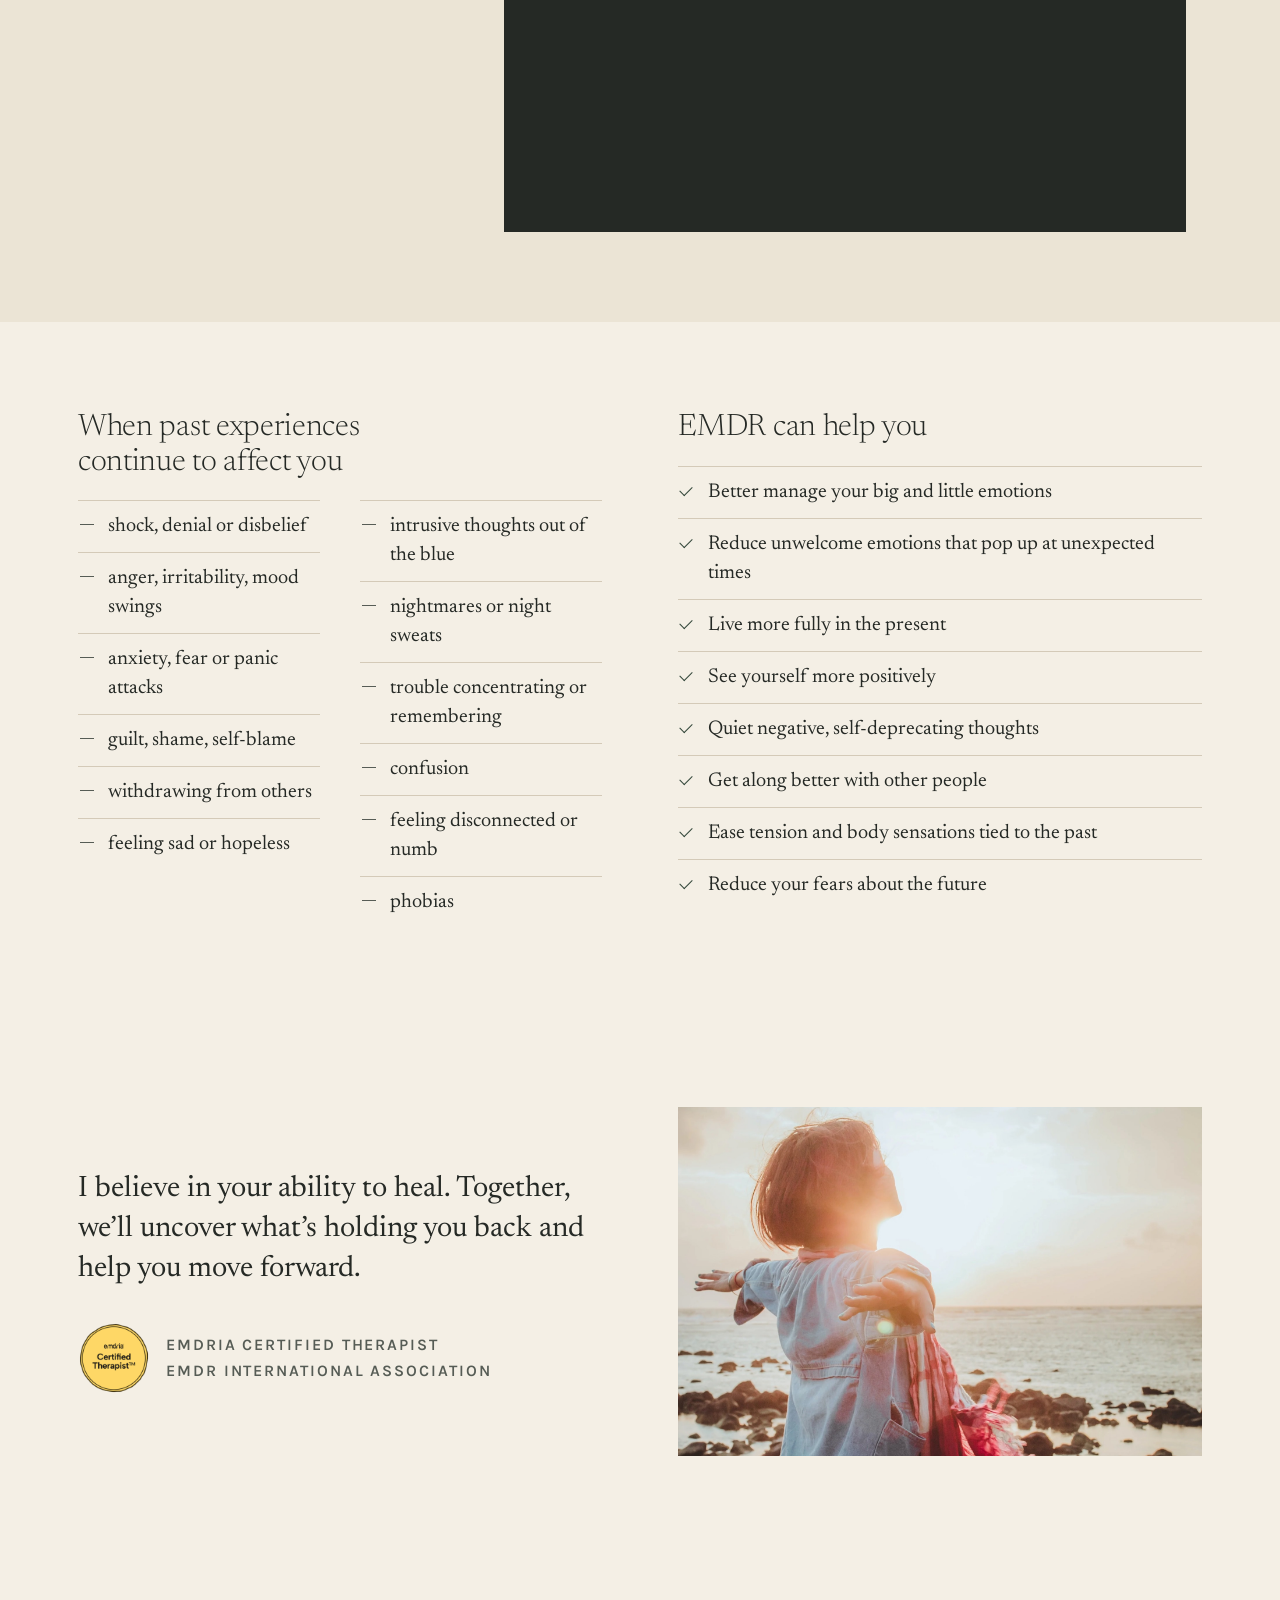
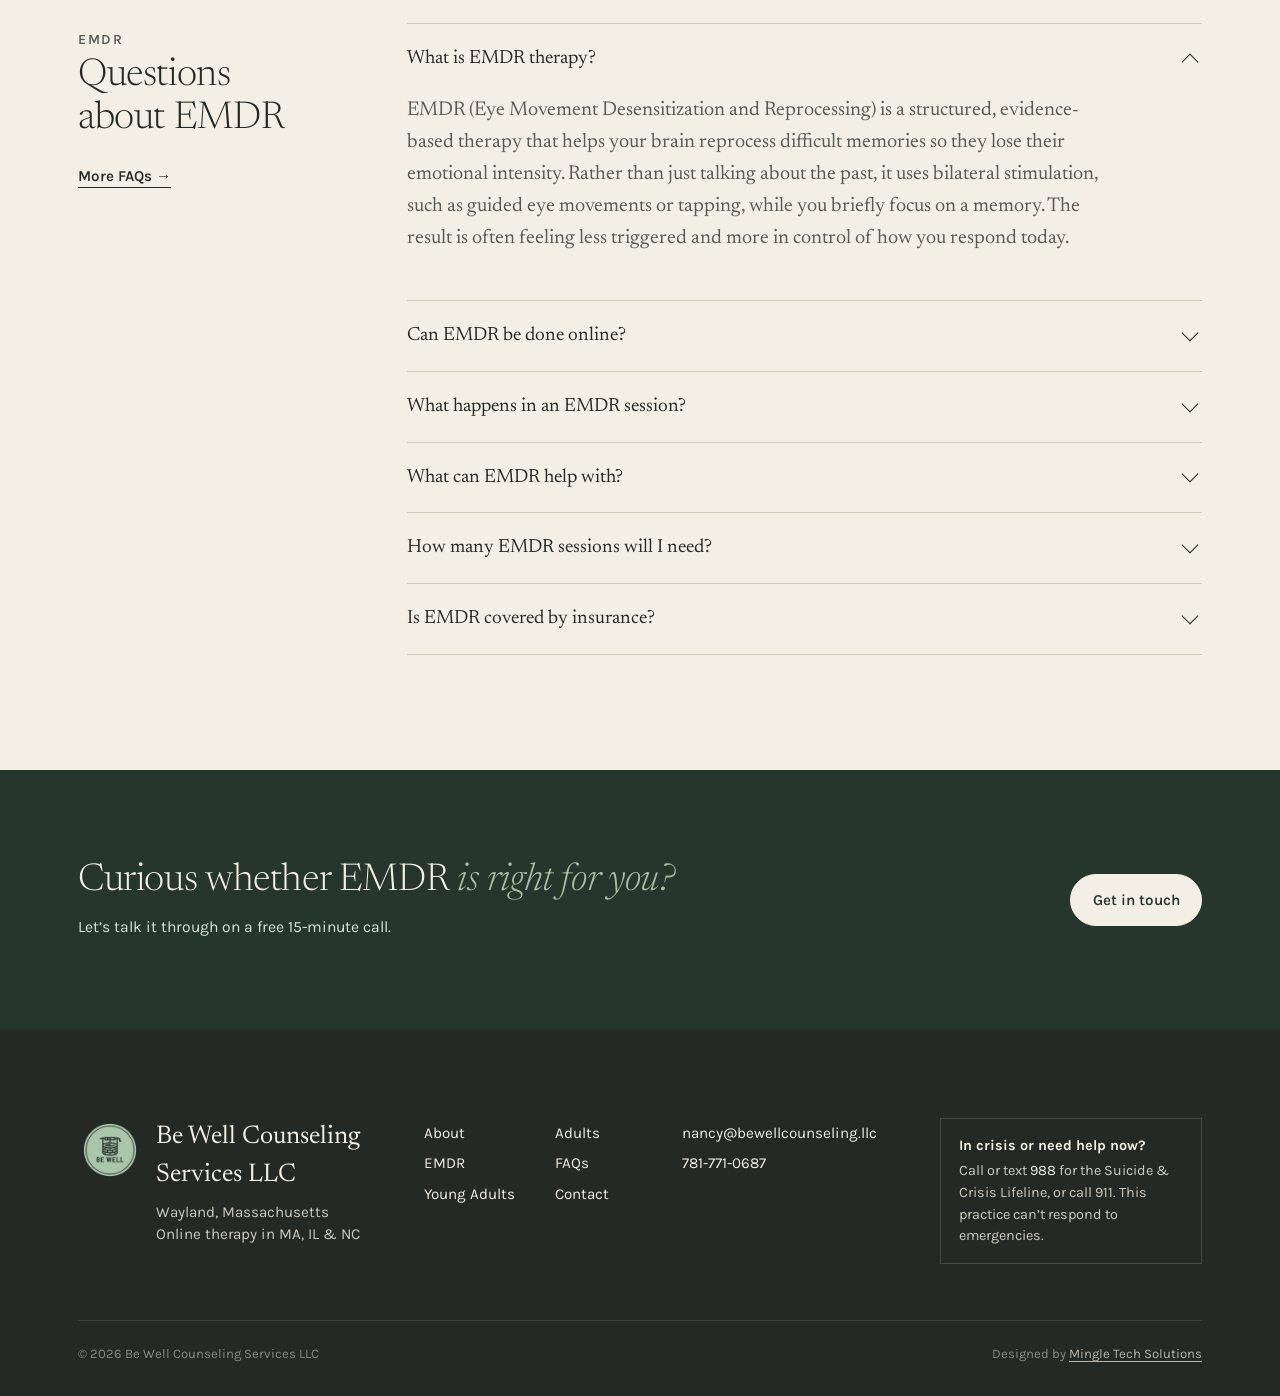
<file: emdr.html>
<!doctype html>
<html lang="en">
<head>
  <meta charset="utf-8">
  <meta name="viewport" content="width=device-width, initial-scale=1">
  <title>EMDR Therapist Online | MA, IL &amp; NC | Be Well Counseling</title>
  <meta name="description" content="Online EMDR (Eye Movement Desensitization and Reprocessing) with Nancy Funkhouser, LICSW, EMDRIA Certified Therapist, for clients in MA, IL and NC.">
  <link rel="canonical" href="https://bewellcounseling.llc/emdr">
  <meta name="robots" content="index, follow, max-image-preview:large">
  <meta name="theme-color" content="#33473a">
  <meta property="og:type" content="website">
  <meta property="og:site_name" content="Be Well Counseling Services">
  <meta property="og:locale" content="en_US">
  <meta property="og:title" content="EMDR Therapist Online | MA, IL &amp; NC | Be Well Counseling">
  <meta property="og:description" content="Online EMDR (Eye Movement Desensitization and Reprocessing) with Nancy Funkhouser, LICSW, EMDRIA Certified Therapist, for clients in MA, IL and NC.">
  <meta property="og:url" content="https://bewellcounseling.llc/emdr">
  <meta property="og:image" content="https://bewellcounseling.llc/assets/img/og-image.jpg">
  <meta property="og:image:width" content="1200">
  <meta property="og:image:height" content="630">
  <meta property="og:image:alt" content="Nancy Funkhouser, LICSW, smiling on a sofa">
  <meta name="twitter:card" content="summary_large_image">
  <meta name="twitter:title" content="EMDR Therapist Online | MA, IL &amp; NC | Be Well Counseling">
  <meta name="twitter:description" content="Online EMDR (Eye Movement Desensitization and Reprocessing) with Nancy Funkhouser, LICSW, EMDRIA Certified Therapist, for clients in MA, IL and NC.">
  <meta name="twitter:image" content="https://bewellcounseling.llc/assets/img/og-image.jpg">
  <link rel="icon" href="/favicon.ico" sizes="48x48">
  <link rel="icon" href="/assets/img/favicon-96.png" type="image/png" sizes="96x96">
  <link rel="apple-touch-icon" href="/assets/img/apple-touch-icon.png">
  <link rel="preconnect" href="https://fonts.googleapis.com">
  <link rel="preconnect" href="https://fonts.gstatic.com" crossorigin>
  <link href="https://fonts.googleapis.com/css2?family=Karla:wght@400;500;600&family=Newsreader:ital,opsz,wght@0,6..72,300..600;1,6..72,300..600&display=swap" rel="stylesheet">
  <link rel="stylesheet" href="assets/css/site.css">
  <script>document.documentElement.classList.add("js");</script>
  <script type="application/ld+json">
{
  "@context": "https://schema.org",
  "@graph": [
    {
      "@type": [
        "MedicalBusiness",
        "ProfessionalService"
      ],
      "@id": "https://bewellcounseling.llc/#practice",
      "name": "Be Well Counseling Services LLC",
      "alternateName": "Be Well Counseling Services",
      "url": "https://bewellcounseling.llc/",
      "logo": "https://bewellcounseling.llc/assets/img/logo.png",
      "image": "https://bewellcounseling.llc/assets/img/og-image.jpg",
      "description": "Online EMDR therapy and counseling with Nancy Funkhouser, MSW, LICSW, MBA, an EMDRIA Certified EMDR Therapist, for adults and young adults (17+) in Massachusetts, Illinois and North Carolina.",
      "telephone": "+1-781-771-0687",
      "email": "nancy@bewellcounseling.llc",
      "address": {
        "@type": "PostalAddress",
        "addressLocality": "Wayland",
        "addressRegion": "MA",
        "addressCountry": "US"
      },
      "areaServed": [
        {
          "@type": "State",
          "name": "Massachusetts"
        },
        {
          "@type": "State",
          "name": "Illinois"
        },
        {
          "@type": "State",
          "name": "North Carolina"
        }
      ],
      "priceRange": "$200 per 55-minute session",
      "paymentAccepted": "Credit card, HSA, FSA, BCBS insurance",
      "isAcceptingNewPatients": true,
      "openingHoursSpecification": {
        "@type": "OpeningHoursSpecification",
        "dayOfWeek": ["Monday", "Tuesday", "Wednesday", "Thursday", "Friday"],
        "opens": "09:00",
        "closes": "19:00"
      },
      "medicalSpecialty": "Psychiatric",
      "founder": {
        "@id": "https://bewellcounseling.llc/#nancy"
      },
      "employee": {
        "@id": "https://bewellcounseling.llc/#nancy"
      },
      "knowsAbout": [
        "EMDR therapy",
        "Eye Movement Desensitization and Reprocessing",
        "Trauma",
        "Anxiety",
        "Depression",
        "Stress",
        "Life transitions",
        "Relationships",
        "Parenting",
        "Young adult therapy",
        "Online therapy"
      ],
      "hasOfferCatalog": {
        "@type": "OfferCatalog",
        "name": "Therapy services",
        "itemListElement": [
          {
            "@type": "Offer",
            "itemOffered": {
              "@type": "Service",
              "name": "EMDR therapy",
              "alternateName": "Eye Movement Desensitization and Reprocessing",
              "url": "https://bewellcounseling.llc/emdr",
              "serviceType": "EMDR therapy"
            }
          },
          {
            "@type": "Offer",
            "itemOffered": {
              "@type": "Service",
              "name": "Therapy for adults",
              "url": "https://bewellcounseling.llc/adults",
              "serviceType": "Online therapy"
            }
          },
          {
            "@type": "Offer",
            "itemOffered": {
              "@type": "Service",
              "name": "Therapy for young adults (17+)",
              "url": "https://bewellcounseling.llc/young-adults",
              "serviceType": "Online therapy"
            }
          }
        ]
      }
    },
    {
      "@type": "Person",
      "@id": "https://bewellcounseling.llc/#nancy",
      "sameAs": [
        "https://www.emdria.org/directory/people/nancy-funkhouser/",
        "https://www.linkedin.com/in/nancy-funkhouser-msw-licsw-1181a656/"
      ],
      "name": "Nancy Funkhouser",
      "honorificSuffix": "MSW, LICSW, MBA",
      "jobTitle": [
        "EMDRIA Certified EMDR Therapist",
        "Licensed Independent Clinical Social Worker"
      ],
      "url": "https://bewellcounseling.llc/about",
      "image": "https://bewellcounseling.llc/assets/img/nancy-wide.jpg",
      "worksFor": {
        "@id": "https://bewellcounseling.llc/#practice"
      },
      "alumniOf": [
        {
          "@type": "CollegeOrUniversity",
          "name": "Boston College"
        },
        {
          "@type": "CollegeOrUniversity",
          "name": "Simmons College"
        },
        {
          "@type": "CollegeOrUniversity",
          "name": "St. Lawrence University"
        }
      ],
      "memberOf": {
        "@type": "Organization",
        "name": "National Association of Social Workers"
      },
      "hasCredential": [
        {
          "@type": "EducationalOccupationalCredential",
          "credentialCategory": "license",
          "name": "Licensed Independent Clinical Social Worker (LICSW)",
          "recognizedBy": [
            {
              "@type": "State",
              "name": "Massachusetts"
            },
            {
              "@type": "State",
              "name": "Illinois"
            },
            {
              "@type": "State",
              "name": "North Carolina"
            }
          ]
        },
        {
          "@type": "EducationalOccupationalCredential",
          "credentialCategory": "certification",
          "name": "EMDRIA Certified Therapist",
          "recognizedBy": {
            "@type": "Organization",
            "name": "EMDR International Association"
          }
        }
      ],
      "knowsAbout": [
        "EMDR therapy",
        "Anxiety",
        "Depression",
        "Trauma",
        "Cognitive Behavioral Therapy",
        "Solution-Focused Therapy",
        "Positive Psychology"
      ]
    },
    {
      "@type": "WebSite",
      "@id": "https://bewellcounseling.llc/#website",
      "url": "https://bewellcounseling.llc/",
      "name": "Be Well Counseling Services",
      "publisher": {
        "@id": "https://bewellcounseling.llc/#practice"
      },
      "inLanguage": "en-US"
    }
  ]
}
  </script>
  <script type="application/ld+json">
{
  "@context": "https://schema.org",
  "@type": "WebPage",
  "@id": "https://bewellcounseling.llc/emdr#webpage",
  "url": "https://bewellcounseling.llc/emdr",
  "name": "EMDR Therapist Online | MA, IL & NC | Be Well Counseling",
  "description": "Online EMDR (Eye Movement Desensitization and Reprocessing) with Nancy Funkhouser, LICSW, EMDRIA Certified Therapist, for clients in MA, IL and NC.",
  "isPartOf": {
    "@id": "https://bewellcounseling.llc/#website"
  },
  "about": [
    {
      "@id": "https://bewellcounseling.llc/emdr#treatment"
    },
    {
      "@id": "https://bewellcounseling.llc/#practice"
    }
  ],
  "mainEntity": {
    "@type": "PsychologicalTreatment",
    "@id": "https://bewellcounseling.llc/emdr#treatment",
    "name": "EMDR therapy",
    "alternateName": "Eye Movement Desensitization and Reprocessing",
    "description": "A structured therapy that helps the brain reprocess difficult memories so they lose their emotional intensity, offered online by Nancy Funkhouser, LICSW, an EMDRIA Certified EMDR Therapist.",
    "url": "https://bewellcounseling.llc/emdr"
  },
  "inLanguage": "en-US",
  "breadcrumb": {
    "@type": "BreadcrumbList",
    "itemListElement": [
      {
        "@type": "ListItem",
        "position": 1,
        "name": "Home",
        "item": "https://bewellcounseling.llc/"
      },
      {
        "@type": "ListItem",
        "position": 2,
        "name": "EMDR Therapy",
        "item": "https://bewellcounseling.llc/emdr"
      }
    ]
  }
}
  </script>
  <script type="application/ld+json">
{
  "@context": "https://schema.org",
  "@type": "FAQPage",
  "@id": "https://bewellcounseling.llc/emdr#faq",
  "mainEntity": [
    {
      "@type": "Question",
      "name": "What is EMDR therapy?",
      "acceptedAnswer": {
        "@type": "Answer",
        "text": "EMDR (Eye Movement Desensitization and Reprocessing) is a structured, evidence-based therapy that helps your brain reprocess difficult memories so they lose their emotional intensity. Rather than just talking about the past, it uses bilateral stimulation, such as guided eye movements or tapping, while you briefly focus on a memory. The result is often feeling less triggered and more in control of how you respond today."
      }
    },
    {
      "@type": "Question",
      "name": "Can EMDR be done online?",
      "acceptedAnswer": {
        "@type": "Answer",
        "text": "Yes. All of my EMDR sessions take place through secure telehealth, and initial research supports good clinical outcomes for EMDR via telehealth. The bilateral stimulation used in EMDR is adapted for video sessions, so you can do this work from home or another private space anywhere in Massachusetts, Illinois or North Carolina."
      }
    },
    {
      "@type": "Question",
      "name": "What happens in an EMDR session?",
      "acceptedAnswer": {
        "@type": "Answer",
        "text": "EMDR doesn’t start with processing memories. First we get to know each other, talk about your history and goals, and build skills to help you feel steady and grounded. When you’re ready, we identify a memory to work on, and you briefly focus on it during short sets of bilateral stimulation, noticing whatever comes up. Each session ends with time to settle, and you don’t have to describe every detail of what happened."
      }
    },
    {
      "@type": "Question",
      "name": "What can EMDR help with?",
      "acceptedAnswer": {
        "@type": "Answer",
        "text": "EMDR is best known for treating trauma, such as abuse, loss, accidents or other frightening experiences. It can also help with experiences that are less obvious, like growing up feeling criticized, rejected or misunderstood. People often come to EMDR for anxiety, panic attacks, phobias, nightmares, intrusive thoughts, guilt and shame, or feeling disconnected or numb."
      }
    },
    {
      "@type": "Question",
      "name": "How many EMDR sessions will I need?",
      "acceptedAnswer": {
        "@type": "Answer",
        "text": "It depends on what you’re working on. A single, more recent experience may need fewer sessions, while experiences that are long-standing or began in childhood usually take longer. Sessions are 55 minutes, and we’ll talk about what to expect early on and review your progress together as we go."
      }
    },
    {
      "@type": "Question",
      "name": "Is EMDR covered by insurance?",
      "acceptedAnswer": {
        "@type": "Answer",
        "text": "EMDR is billed like any other therapy session, at $200 per 55-minute session. I’m in network with BCBS only. If you have another plan, I work as an out-of-network provider and can give you a superbill to submit for possible reimbursement. A reduced fee is available on inquiry."
      }
    }
  ]
}
  </script>
</head>
<body>
  <a class="skip" href="#main">Skip to content</a>

  <header class="site-header">
    <div class="wrap">
      <a class="brand" href="/">
        <img src="assets/img/logo.png" alt="" width="50" height="50">
        <span><strong>Be Well</strong><small>Counseling Services</small></span>
      </a>
      <button class="menu-toggle" aria-expanded="false" aria-controls="site-nav" aria-label="Open menu"><span class="menu-toggle__bars" aria-hidden="true"></span></button>
      <nav class="nav" id="site-nav" aria-label="Main">
        <a href="/about">About</a>
        <a href="/emdr" aria-current="page">EMDR</a>
        <a href="/young-adults">Young Adults</a>
        <a href="/adults">Adults</a>
        <a href="/faq">FAQs</a>
        <a href="/contact">Contact</a>
        <a class="btn" href="/contact">Get in touch</a>
      </nav>
    </div>
  </header>

  <main id="main">
    <section class="page-hero page-hero--cert">
      <img src="assets/img/river-rocks.jpg" alt="A rocky riverbank under a wide, clouded sky" width="1800" height="1200">
      <div class="wrap">
        <h1>Break free <em>using EMDR.</em></h1>
        <div class="cred-pill cred-pill--hero">
          <img src="assets/img/emdria-certified.png" alt="EMDRIA Certified Therapist badge" width="200" height="200">
          <p><b>EMDRIA Certified Therapist</b><span>EMDR International Association</span></p>
        </div>
      </div>
    </section>

    <section class="lede-block">
      <div class="wrap">
        <p class="sub">When the past keeps showing up in the present: EMDR (Eye Movement Desensitization and Reprocessing) for adults and young adults who have experienced trauma.</p>
        <div class="body">
          <p class="big">I can help you process and heal from past negative experiences that may be shaping the way you experience life today.</p>
          <p>Are painful memories, anxiety, or past experiences continuing to affect how you feel and respond today? EMDR helps you process the experiences that may be keeping you stuck in patterns of fear, distress, or self-doubt. Rather than just talking about the past, EMDR helps your brain reprocess difficult memories so they lose their emotional intensity and have less control over your present. The result? Feeling less triggered, more in control, and better able to move forward.</p>
          <p>Sometimes, understanding why we feel or respond to things the way we do isn’t always obvious. You may find yourself feeling anxious, overwhelmed, stuck in certain patterns, or reacting in ways you don’t fully understand.</p>
          <p>EMDR helps you identify and process experiences that may be contributing to these struggles. Unlike traditional talk therapy, EMDR doesn’t require you to repeatedly talk through or explain everything that happened to you. Instead, it uses a structured approach to help your brain reprocess past experiences and develop new perspectives. This can help you feel less reactive, more at ease, and better able to move forward without being held back by the past.</p>
        </div>
      </div>
    </section>

    <section class="lede-block" style="background: var(--paper-deep)">
      <div class="wrap">
        <div>
          <h2>You don’t have to know what hurt you <em>to begin healing</em></h2>
        </div>
        <div class="body">
          <p>Not all difficult experiences are obvious or easy to identify as trauma. Sometimes, they are significant events such as abuse, loss, accidents, or other frightening experiences. Other times, they are experiences like growing up feeling criticized, rejected, unsupported, or misunderstood. Even experiences that may seem less significant can leave a lasting emotional impact, shaping how you see yourself, relate to others, and respond to situations today. EMDR can help you process these experiences, even when you aren’t sure exactly what is behind the way you feel.</p>
        </div>
      </div>
    </section>

    <section class="split">
      <div class="wrap">
        <figure class="reveal"><img src="assets/img/metal-bar.jpg" alt="Hands gripping a metal bar" loading="lazy"></figure>
        <div class="reveal">
          <h2>Feelings that seem <em>older than the moment</em></h2>
          <ul class="q-list">
            <li>Around certain people, do you find yourself feeling bad in ways you remember from childhood?</li>
            <li>Does your inner critic take over in ways you don’t understand, even though life is better than it was?</li>
            <li>Is it hard to pinpoint why you often feel poorly, or why certain things always bother you?</li>
            <li>Are you frustrated by relationship dynamics that never seem to change?</li>
            <li>Do you spend a lot of time wishing the past had gone differently?</li>
            <li>Do you feel weighed down by all the emotional stuff you’ve been through, and can’t shake it?</li>
          </ul>
        </div>
      </div>
    </section>

    <section class="lede-block" style="background: var(--paper-deep)">
      <div class="wrap">
        <div>
          <h2>More than just talking <em>about the past</em></h2>
        </div>
        <div class="body">
          <p>Unlike therapies where the work happens mainly through conversation, EMDR taps into your existing healing capabilities using <strong>bilateral stimulation</strong> (moving your eyes back and forth, or gentle physical tapping) to process negative memories.</p>
          <p>It works by linking memories of traumatic events with adaptive, helpful resources, lessening present-day distress and trauma symptoms. EMDR is well researched and effective, and is endorsed by the World Health Organization and the American Psychiatric Association, among others (EMDRIA.org).</p>
          <div class="video" style="margin-top:32px">
            <iframe src="https://www.youtube-nocookie.com/embed/Pkfln-ZtWeY" title="A video introduction to EMDR treatment" loading="lazy" allow="accelerometer; encrypted-media; gyroscope; picture-in-picture" allowfullscreen></iframe>
          </div>
        </div>
      </div>
    </section>

    <section class="lists" style="background: var(--paper)">
      <div class="wrap">
        <div class="reveal">
          <h2>When past experiences continue to affect you</h2>
          <ul class="dash-list cols-2">
            <li>shock, denial or disbelief</li>
            <li>anger, irritability, mood swings</li>
            <li>anxiety, fear or panic attacks</li>
            <li>guilt, shame, self-blame</li>
            <li>withdrawing from others</li>
            <li>feeling sad or hopeless</li>
            <li>intrusive thoughts out of the blue</li>
            <li>nightmares or night sweats</li>
            <li>trouble concentrating or remembering</li>
            <li>confusion</li>
            <li>feeling disconnected or numb</li>
            <li>phobias</li>
          </ul>
        </div>
        <div class="reveal">
          <h2>EMDR can help you</h2>
          <ul class="tick-list">
            <li>Better manage your big and little emotions</li>
            <li>Reduce unwelcome emotions that pop up at unexpected times</li>
            <li>Live more fully in the present</li>
            <li>See yourself more positively</li>
            <li>Quiet negative, self-deprecating thoughts</li>
            <li>Get along better with other people</li>
            <li>Ease tension and body sensations tied to the past</li>
            <li>Reduce your fears about the future</li>
          </ul>
        </div>
      </div>
    </section>

    <section class="split split--flip">
      <div class="wrap">
        <figure class="reveal wide"><img src="assets/img/horizon.jpg" alt="A woman with arms outstretched, facing a sunset over the sea" loading="lazy"></figure>
        <div class="reveal">
          <p class="statement" style="font-size:clamp(1.4rem,2.3vw,2rem);line-height:1.35">I believe in your ability to heal. Together, we’ll uncover what’s holding you back and help you move forward.</p>
          <div class="cert-line"><img src="assets/img/emdria-certified.png" alt="EMDRIA Certified Therapist badge" width="200" height="200" loading="lazy"><p class="label">EMDRIA Certified Therapist<br>EMDR International Association</p></div>
        </div>
      </div>
    </section>

    <section class="faq" id="emdr-questions">
      <div class="wrap">
        <div>
          <span class="label">EMDR</span>
          <h2>Questions about EMDR</h2>
          <p><a class="arrow-link" href="/faq">More FAQs</a></p>
        </div>
        <div>
          <details open>
            <summary><h3>What is EMDR therapy?</h3></summary>
            <div><p>EMDR (Eye Movement Desensitization and Reprocessing) is a structured, evidence-based therapy that helps your brain reprocess difficult memories so they lose their emotional intensity. Rather than just talking about the past, it uses bilateral stimulation, such as guided eye movements or tapping, while you briefly focus on a memory. The result is often feeling less triggered and more in control of how you respond today.</p></div>
          </details>
          <details>
            <summary><h3>Can EMDR be done online?</h3></summary>
            <div><p>Yes. All of my EMDR sessions take place through secure telehealth, and initial research supports good clinical outcomes for EMDR via telehealth. The bilateral stimulation used in EMDR is adapted for video sessions, so you can do this work from home or another private space anywhere in Massachusetts, Illinois or North Carolina.</p></div>
          </details>
          <details>
            <summary><h3>What happens in an EMDR session?</h3></summary>
            <div><p>EMDR doesn’t start with processing memories. First we get to know each other, talk about your history and goals, and build skills to help you feel steady and grounded. When you’re ready, we identify a memory to work on, and you briefly focus on it during short sets of bilateral stimulation, noticing whatever comes up. Each session ends with time to settle, and you don’t have to describe every detail of what happened.</p></div>
          </details>
          <details>
            <summary><h3>What can EMDR help with?</h3></summary>
            <div><p>EMDR is best known for treating trauma, such as abuse, loss, accidents or other frightening experiences. It can also help with experiences that are less obvious, like growing up feeling criticized, rejected or misunderstood. People often come to EMDR for anxiety, panic attacks, phobias, nightmares, intrusive thoughts, guilt and shame, or feeling disconnected or numb.</p></div>
          </details>
          <details>
            <summary><h3>How many EMDR sessions will I need?</h3></summary>
            <div><p>It depends on what you’re working on. A single, more recent experience may need fewer sessions, while experiences that are long-standing or began in childhood usually take longer. Sessions are 55 minutes, and we’ll talk about what to expect early on and review your progress together as we go.</p></div>
          </details>
          <details>
            <summary><h3>Is EMDR covered by insurance?</h3></summary>
            <div><p>EMDR is billed like any other therapy session, at $200 per 55-minute session. I’m in network with BCBS only. If you have another plan, I work as an out-of-network provider and can give you a superbill to submit for possible reimbursement. A reduced fee is available on inquiry.</p></div>
          </details>
        </div>
      </div>
    </section>

    <section class="cta-band">
      <div class="wrap">
        <div>
          <h2>Curious whether EMDR <em>is right for you?</em></h2>
          <p>Let’s talk it through on a free 15-minute call.</p>
        </div>
        <div class="actions">
          <a class="btn btn--light" href="/contact">Get in touch</a>
        </div>
      </div>
    </section>
  </main>

  <footer class="site-footer">
    <div class="wrap">
      <div class="footer-top">
        <div class="footer-brand">
          <img src="assets/img/logo.png" alt="" width="64" height="64">
          <p><strong>Be Well Counseling Services LLC</strong>Wayland, Massachusetts<br>Online therapy in MA, IL &amp; NC</p>
        </div>
        <nav aria-label="Footer">
          <ul class="footer-links">
            <li><a href="/about">About</a></li>
            <li><a href="/emdr">EMDR</a></li>
            <li><a href="/young-adults">Young Adults</a></li>
            <li><a href="/adults">Adults</a></li>
            <li><a href="/faq">FAQs</a></li>
            <li><a href="/contact">Contact</a></li>
          </ul>
        </nav>
        <ul>
          <li><a href="mailto:nancy@bewellcounseling.llc">nancy@bewellcounseling.llc</a></li>
          <li><a href="tel:+17817710687">781-771-0687</a></li>
        </ul>
        <div class="crisis">
          <b>In crisis or need help now?</b>
          Call or text <a href="tel:988">988</a> for the Suicide &amp; Crisis Lifeline, or call 911. This practice can’t respond to emergencies.
        </div>
      </div>
      <div class="footer-bottom">
        <span>© <span data-year>2026</span> Be Well Counseling Services LLC</span>
        <span>Designed by <a href="https://mingletechsolutions.com" target="_blank" rel="noopener">Mingle Tech Solutions</a></span>
      </div>
    </div>
  </footer>

  <script src="assets/js/site.js"></script>
</body>
</html>
</file>
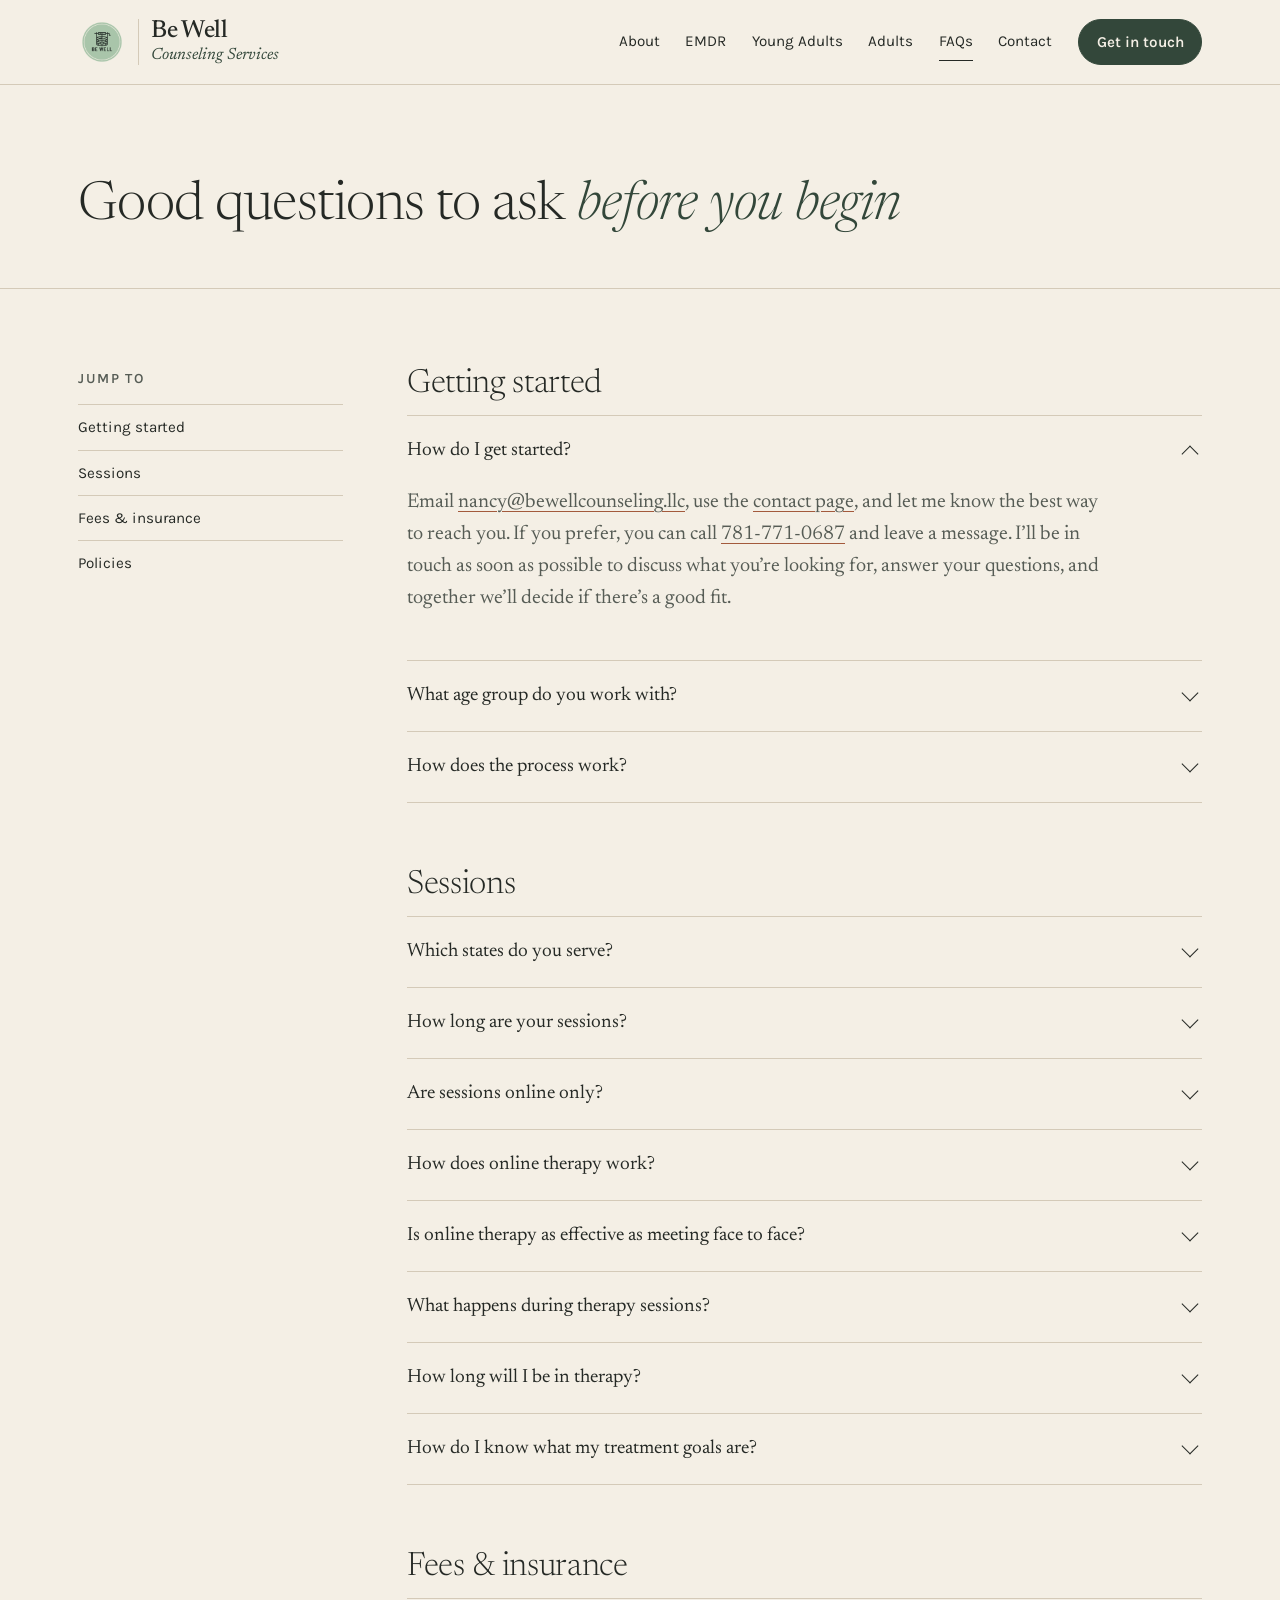
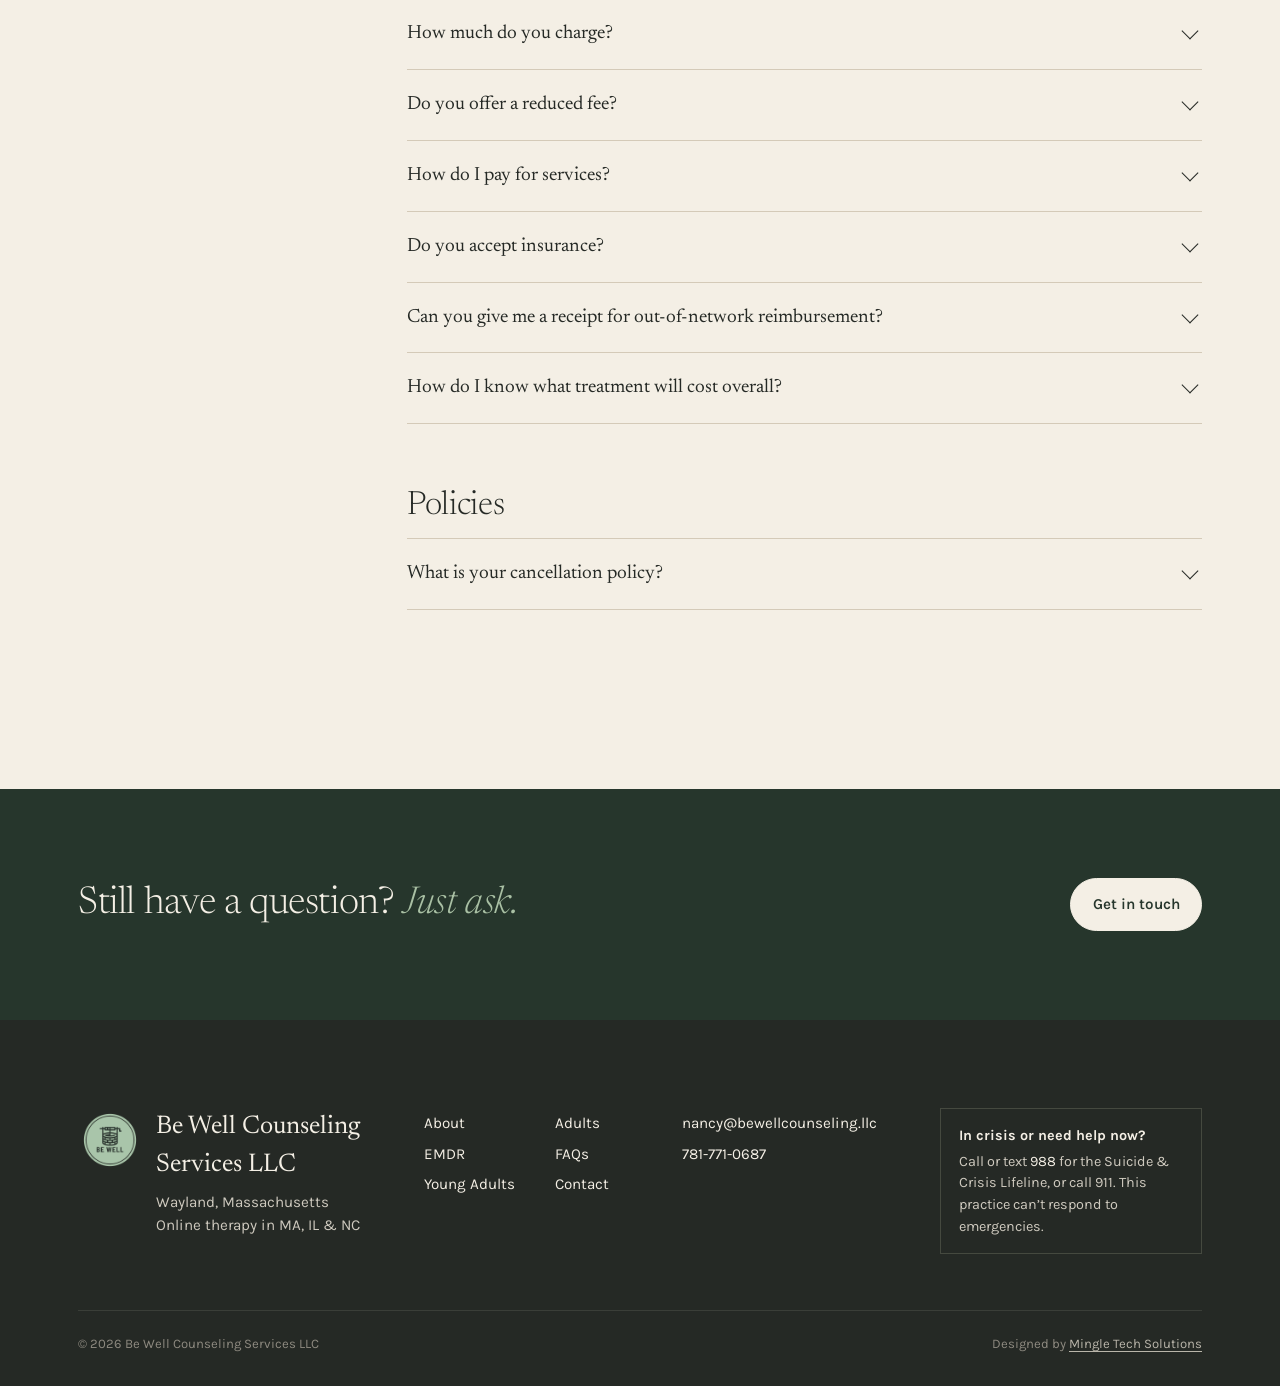
<file: faq.html>
<!doctype html>
<html lang="en">
<head>
  <meta charset="utf-8">
  <meta name="viewport" content="width=device-width, initial-scale=1">
  <title>FAQs: Fees, Insurance &amp; Online Therapy | Be Well Counseling</title>
  <meta name="description" content="Answers about getting started, 55-minute online sessions on Google Meet, fees, BCBS insurance, superbills and cancellations at Be Well Counseling Services.">
  <link rel="canonical" href="https://bewellcounseling.llc/faq">
  <meta name="robots" content="index, follow, max-image-preview:large">
  <meta name="theme-color" content="#33473a">
  <meta property="og:type" content="website">
  <meta property="og:site_name" content="Be Well Counseling Services">
  <meta property="og:locale" content="en_US">
  <meta property="og:title" content="FAQs: Fees, Insurance &amp; Online Therapy | Be Well Counseling">
  <meta property="og:description" content="Answers about getting started, 55-minute online sessions on Google Meet, fees, BCBS insurance, superbills and cancellations at Be Well Counseling Services.">
  <meta property="og:url" content="https://bewellcounseling.llc/faq">
  <meta property="og:image" content="https://bewellcounseling.llc/assets/img/og-image.jpg">
  <meta property="og:image:width" content="1200">
  <meta property="og:image:height" content="630">
  <meta property="og:image:alt" content="Nancy Funkhouser, LICSW, smiling on a sofa">
  <meta name="twitter:card" content="summary_large_image">
  <meta name="twitter:title" content="FAQs: Fees, Insurance &amp; Online Therapy | Be Well Counseling">
  <meta name="twitter:description" content="Answers about getting started, 55-minute online sessions on Google Meet, fees, BCBS insurance, superbills and cancellations at Be Well Counseling Services.">
  <meta name="twitter:image" content="https://bewellcounseling.llc/assets/img/og-image.jpg">
  <link rel="icon" href="/favicon.ico" sizes="48x48">
  <link rel="icon" href="/assets/img/favicon-96.png" type="image/png" sizes="96x96">
  <link rel="apple-touch-icon" href="/assets/img/apple-touch-icon.png">
  <link rel="preconnect" href="https://fonts.googleapis.com">
  <link rel="preconnect" href="https://fonts.gstatic.com" crossorigin>
  <link href="https://fonts.googleapis.com/css2?family=Karla:wght@400;500;600&family=Newsreader:ital,opsz,wght@0,6..72,300..600;1,6..72,300..600&display=swap" rel="stylesheet">
  <link rel="stylesheet" href="assets/css/site.css">
  <script>document.documentElement.classList.add("js");</script>
  <script type="application/ld+json">
{
  "@context": "https://schema.org",
  "@graph": [
    {
      "@type": [
        "MedicalBusiness",
        "ProfessionalService"
      ],
      "@id": "https://bewellcounseling.llc/#practice",
      "name": "Be Well Counseling Services LLC",
      "alternateName": "Be Well Counseling Services",
      "url": "https://bewellcounseling.llc/",
      "logo": "https://bewellcounseling.llc/assets/img/logo.png",
      "image": "https://bewellcounseling.llc/assets/img/og-image.jpg",
      "description": "Online EMDR therapy and counseling with Nancy Funkhouser, MSW, LICSW, MBA, an EMDRIA Certified EMDR Therapist, for adults and young adults (17+) in Massachusetts, Illinois and North Carolina.",
      "telephone": "+1-781-771-0687",
      "email": "nancy@bewellcounseling.llc",
      "address": {
        "@type": "PostalAddress",
        "addressLocality": "Wayland",
        "addressRegion": "MA",
        "addressCountry": "US"
      },
      "areaServed": [
        {
          "@type": "State",
          "name": "Massachusetts"
        },
        {
          "@type": "State",
          "name": "Illinois"
        },
        {
          "@type": "State",
          "name": "North Carolina"
        }
      ],
      "priceRange": "$200 per 55-minute session",
      "paymentAccepted": "Credit card, HSA, FSA, BCBS insurance",
      "isAcceptingNewPatients": true,
      "openingHoursSpecification": {
        "@type": "OpeningHoursSpecification",
        "dayOfWeek": ["Monday", "Tuesday", "Wednesday", "Thursday", "Friday"],
        "opens": "09:00",
        "closes": "19:00"
      },
      "medicalSpecialty": "Psychiatric",
      "founder": {
        "@id": "https://bewellcounseling.llc/#nancy"
      },
      "employee": {
        "@id": "https://bewellcounseling.llc/#nancy"
      },
      "knowsAbout": [
        "EMDR therapy",
        "Eye Movement Desensitization and Reprocessing",
        "Trauma",
        "Anxiety",
        "Depression",
        "Stress",
        "Life transitions",
        "Relationships",
        "Parenting",
        "Young adult therapy",
        "Online therapy"
      ],
      "hasOfferCatalog": {
        "@type": "OfferCatalog",
        "name": "Therapy services",
        "itemListElement": [
          {
            "@type": "Offer",
            "itemOffered": {
              "@type": "Service",
              "name": "EMDR therapy",
              "alternateName": "Eye Movement Desensitization and Reprocessing",
              "url": "https://bewellcounseling.llc/emdr",
              "serviceType": "EMDR therapy"
            }
          },
          {
            "@type": "Offer",
            "itemOffered": {
              "@type": "Service",
              "name": "Therapy for adults",
              "url": "https://bewellcounseling.llc/adults",
              "serviceType": "Online therapy"
            }
          },
          {
            "@type": "Offer",
            "itemOffered": {
              "@type": "Service",
              "name": "Therapy for young adults (17+)",
              "url": "https://bewellcounseling.llc/young-adults",
              "serviceType": "Online therapy"
            }
          }
        ]
      }
    },
    {
      "@type": "Person",
      "@id": "https://bewellcounseling.llc/#nancy",
      "sameAs": [
        "https://www.emdria.org/directory/people/nancy-funkhouser/",
        "https://www.linkedin.com/in/nancy-funkhouser-msw-licsw-1181a656/"
      ],
      "name": "Nancy Funkhouser",
      "honorificSuffix": "MSW, LICSW, MBA",
      "jobTitle": [
        "EMDRIA Certified EMDR Therapist",
        "Licensed Independent Clinical Social Worker"
      ],
      "url": "https://bewellcounseling.llc/about",
      "image": "https://bewellcounseling.llc/assets/img/nancy-wide.jpg",
      "worksFor": {
        "@id": "https://bewellcounseling.llc/#practice"
      },
      "alumniOf": [
        {
          "@type": "CollegeOrUniversity",
          "name": "Boston College"
        },
        {
          "@type": "CollegeOrUniversity",
          "name": "Simmons College"
        },
        {
          "@type": "CollegeOrUniversity",
          "name": "St. Lawrence University"
        }
      ],
      "memberOf": {
        "@type": "Organization",
        "name": "National Association of Social Workers"
      },
      "hasCredential": [
        {
          "@type": "EducationalOccupationalCredential",
          "credentialCategory": "license",
          "name": "Licensed Independent Clinical Social Worker (LICSW)",
          "recognizedBy": [
            {
              "@type": "State",
              "name": "Massachusetts"
            },
            {
              "@type": "State",
              "name": "Illinois"
            },
            {
              "@type": "State",
              "name": "North Carolina"
            }
          ]
        },
        {
          "@type": "EducationalOccupationalCredential",
          "credentialCategory": "certification",
          "name": "EMDRIA Certified Therapist",
          "recognizedBy": {
            "@type": "Organization",
            "name": "EMDR International Association"
          }
        }
      ],
      "knowsAbout": [
        "EMDR therapy",
        "Anxiety",
        "Depression",
        "Trauma",
        "Cognitive Behavioral Therapy",
        "Solution-Focused Therapy",
        "Positive Psychology"
      ]
    },
    {
      "@type": "WebSite",
      "@id": "https://bewellcounseling.llc/#website",
      "url": "https://bewellcounseling.llc/",
      "name": "Be Well Counseling Services",
      "publisher": {
        "@id": "https://bewellcounseling.llc/#practice"
      },
      "inLanguage": "en-US"
    }
  ]
}
  </script>
  <script type="application/ld+json">
{
  "@context": "https://schema.org",
  "@type": "WebPage",
  "@id": "https://bewellcounseling.llc/faq#webpage",
  "url": "https://bewellcounseling.llc/faq",
  "name": "FAQs: Fees, Insurance & Online Therapy | Be Well Counseling",
  "description": "Answers about getting started, 55-minute online sessions on Google Meet, fees, BCBS insurance, superbills and cancellations at Be Well Counseling Services.",
  "isPartOf": {
    "@id": "https://bewellcounseling.llc/#website"
  },
  "about": {
    "@id": "https://bewellcounseling.llc/#practice"
  },
  "inLanguage": "en-US",
  "breadcrumb": {
    "@type": "BreadcrumbList",
    "itemListElement": [
      {
        "@type": "ListItem",
        "position": 1,
        "name": "Home",
        "item": "https://bewellcounseling.llc/"
      },
      {
        "@type": "ListItem",
        "position": 2,
        "name": "FAQs",
        "item": "https://bewellcounseling.llc/faq"
      }
    ]
  }
}
  </script>
  <script type="application/ld+json">
{
  "@context": "https://schema.org",
  "@type": "FAQPage",
  "@id": "https://bewellcounseling.llc/faq#faq",
  "mainEntity": [
    {
      "@type": "Question",
      "name": "How do I get started?",
      "acceptedAnswer": {
        "@type": "Answer",
        "text": "Email nancy@bewellcounseling.llc, use the contact page, and let me know the best way to reach you. If you prefer, you can call 781-771-0687 and leave a message. I’ll be in touch as soon as possible to discuss what you’re looking for, answer your questions, and together we’ll decide if there’s a good fit."
      }
    },
    {
      "@type": "Question",
      "name": "What age group do you work with?",
      "acceptedAnswer": {
        "@type": "Answer",
        "text": "I work with clients aged 17 and older."
      }
    },
    {
      "@type": "Question",
      "name": "How does the process work?",
      "acceptedAnswer": {
        "@type": "Answer",
        "text": "After you reach out, I’ll follow up at a mutually convenient time to hear what you’re looking for and answer any questions. If we agree it’s a good fit, we’ll discuss how best to move forward."
      }
    },
    {
      "@type": "Question",
      "name": "Which states do you serve?",
      "acceptedAnswer": {
        "@type": "Answer",
        "text": "I’m licensed in Massachusetts, Illinois and North Carolina, and I can work with clients who are located in any of those three states at the time of our sessions."
      }
    },
    {
      "@type": "Question",
      "name": "How long are your sessions?",
      "acceptedAnswer": {
        "@type": "Answer",
        "text": "All sessions are 55 minutes. Depending on your treatment we may meet weekly or bi-weekly, and occasionally a longer session may be recommended. That’s something we’ll decide together. I prefer to meet weekly for the first four sessions so we can get to know one another, then determine the best way to continue."
      }
    },
    {
      "@type": "Question",
      "name": "Are sessions online only?",
      "acceptedAnswer": {
        "@type": "Answer",
        "text": "Yes. All sessions take place through telehealth on a HIPAA-compliant secure platform, so you can meet from anywhere in Massachusetts, Illinois and North Carolina. It’s best to join from a space where you can talk freely and confidentially, such as your home, an office, or a parked car."
      }
    },
    {
      "@type": "Question",
      "name": "How does online therapy work?",
      "acceptedAnswer": {
        "@type": "Answer",
        "text": "I use Google Meet for our sessions. You’ll receive an email with a Google Meet link; just click it at our scheduled time. You’ll need a computer or tablet with a camera and microphone, and an internet connection. Headphones can help keep things private."
      }
    },
    {
      "@type": "Question",
      "name": "Is online therapy as effective as meeting face to face?",
      "acceptedAnswer": {
        "@type": "Answer",
        "text": "According to the American Psychological Association, online therapy is as effective as traditional face-to-face therapy for treating anxiety and depression, and initial research supports good clinical outcomes for EMDR via telehealth. Telehealth may not be suitable for people with severe mental illness, or for those who pose a safety risk to themselves or others."
      }
    },
    {
      "@type": "Question",
      "name": "What happens during therapy sessions?",
      "acceptedAnswer": {
        "@type": "Answer",
        "text": "In our first session I’ll ask getting-to-know-you questions and explore what you hope to achieve. From there we’ll set treatment goals and session frequency, and I’ll answer any questions about the process. Future sessions focus on supporting you toward those goals, in a way that feels comfortable to you. There’s some paperwork to complete before or during our first meeting.\n\nIf it turns out we’re not a good fit, I’m happy to refer you to another therapist with the skills or approach you need."
      }
    },
    {
      "@type": "Question",
      "name": "How long will I be in therapy?",
      "acceptedAnswer": {
        "@type": "Answer",
        "text": "We’ll estimate this at the outset. Some people work on specific challenges over a shorter period; others want longer-term support with life’s ongoing stressors. We’ll set frequency and duration based on your goals."
      }
    },
    {
      "@type": "Question",
      "name": "How do I know what my treatment goals are?",
      "acceptedAnswer": {
        "@type": "Answer",
        "text": "We’ll form them together at the start, based on what you hope to achieve. Goals help focus our work and make it efficient and effective. Since life keeps changing, it’s natural for them to shift over time."
      }
    },
    {
      "@type": "Question",
      "name": "How much do you charge?",
      "acceptedAnswer": {
        "@type": "Answer",
        "text": "Sessions are $200 per 55-minute session. All services are billed at this rate."
      }
    },
    {
      "@type": "Question",
      "name": "Do you offer a reduced fee?",
      "acceptedAnswer": {
        "@type": "Answer",
        "text": "Yes, a reduced fee is available upon inquiry. These arrangements are typically meant to support clients experiencing a temporary setback due to an unexpected circumstance."
      }
    },
    {
      "@type": "Question",
      "name": "How do I pay for services?",
      "acceptedAnswer": {
        "@type": "Answer",
        "text": "I accept all major credit cards, as well as HSA and FSA cards, through a HIPAA-compliant online payment portal, and other methods if needed. Payment is due at the time of the session."
      }
    },
    {
      "@type": "Question",
      "name": "Do you accept insurance?",
      "acceptedAnswer": {
        "@type": "Answer",
        "text": "Be Well Counseling Services LLC is contracted only with BCBS insurance, and that is the only insurance that I accept. If you do not have BCBS insurance, I work as an out-of-network provider and payment is due at each session. I can provide a receipt if you’d like to seek reimbursement through your out-of-network benefits."
      }
    },
    {
      "@type": "Question",
      "name": "Can you give me a receipt for out-of-network reimbursement?",
      "acceptedAnswer": {
        "@type": "Answer",
        "text": "Yes. I can provide a receipt for services, called a “superbill,” to submit to your insurer, and guidance at the start on how to navigate out-of-network reimbursement. There’s no guarantee your insurance company will reimburse you."
      }
    },
    {
      "@type": "Question",
      "name": "How do I know what treatment will cost overall?",
      "acceptedAnswer": {
        "@type": "Answer",
        "text": "Under the No Surprises Act, you’re entitled to a Good Faith Estimate of expected charges if you don’t have insurance or choose not to use it. I’ll provide one after we’ve discussed what you hope to accomplish, or before our first session on request. Learn more at cms.gov/nosurprises or call 1-800-985-3059."
      }
    },
    {
      "@type": "Question",
      "name": "What is your cancellation policy?",
      "acceptedAnswer": {
        "@type": "Answer",
        "text": "We all have responsibilities outside of therapy. At the outset, we’ll agree on a schedule that fits your needs; after that, I simply ask that you treat our time together with courtesy and respect. I prefer 24 hours’ notice of any known cancellation, and I’ll always do my best to reschedule at a mutually convenient time. For last-minute cancellations, I’ll try to reschedule within the same week.\n\nAs with any professional relationship, repeated absences will lead to a conversation about a schedule that works, or ending services if regular attendance isn’t possible."
      }
    }
  ]
}
  </script>
</head>
<body>
  <a class="skip" href="#main">Skip to content</a>

  <header class="site-header">
    <div class="wrap">
      <a class="brand" href="/">
        <img src="assets/img/logo.png" alt="" width="50" height="50">
        <span><strong>Be Well</strong><small>Counseling Services</small></span>
      </a>
      <button class="menu-toggle" aria-expanded="false" aria-controls="site-nav" aria-label="Open menu"><span class="menu-toggle__bars" aria-hidden="true"></span></button>
      <nav class="nav" id="site-nav" aria-label="Main">
        <a href="/about">About</a>
        <a href="/emdr">EMDR</a>
        <a href="/young-adults">Young Adults</a>
        <a href="/adults">Adults</a>
        <a href="/faq" aria-current="page">FAQs</a>
        <a href="/contact">Contact</a>
        <a class="btn" href="/contact">Get in touch</a>
      </nav>
    </div>
  </header>

  <main id="main">
    <section class="page-title">
      <div class="wrap">
        <h1>Good questions to ask <em>before you begin</em></h1>
      </div>
    </section>

    <section class="faq">
      <div class="wrap">
        <nav class="faq__nav" aria-label="FAQ sections">
          <span class="label">Jump to</span>
          <ol>
            <li><a href="#start">Getting started</a></li>
            <li><a href="#sessions">Sessions</a></li>
            <li><a href="#fees">Fees &amp; insurance</a></li>
            <li><a href="#policies">Policies</a></li>
          </ol>
        </nav>

        <div>
          <div class="faq__group" id="start">
            <h2>Getting started</h2>
            <details open>
              <summary><h3>How do I get started?</h3></summary>
              <div><p>Email <a href="mailto:nancy@bewellcounseling.llc">nancy@bewellcounseling.llc</a>, use the <a href="/contact">contact page</a>, and let me know the best way to reach you. If you prefer, you can call <a href="tel:+17817710687">781-771-0687</a> and leave a message. I’ll be in touch as soon as possible to discuss what you’re looking for, answer your questions, and together we’ll decide if there’s a good fit.</p></div>
            </details>
            <details>
              <summary><h3>What age group do you work with?</h3></summary>
              <div><p>I work with clients aged 17 and older.</p></div>
            </details>
            <details>
              <summary><h3>How does the process work?</h3></summary>
              <div><p>After you reach out, I’ll follow up at a mutually convenient time to hear what you’re looking for and answer any questions. If we agree it’s a good fit, we’ll discuss how best to move forward.</p></div>
            </details>
          </div>

          <div class="faq__group" id="sessions">
            <h2>Sessions</h2>
            <details>
              <summary><h3>Which states do you serve?</h3></summary>
              <div><p>I’m licensed in Massachusetts, Illinois and North Carolina, and I can work with clients who are located in any of those three states at the time of our sessions.</p></div>
            </details>
            <details>
              <summary><h3>How long are your sessions?</h3></summary>
              <div><p>All sessions are 55 minutes. Depending on your treatment we may meet weekly or bi-weekly, and occasionally a longer session may be recommended. That’s something we’ll decide together. I prefer to meet weekly for the first four sessions so we can get to know one another, then determine the best way to continue.</p></div>
            </details>
            <details>
              <summary><h3>Are sessions online only?</h3></summary>
              <div><p>Yes. All sessions take place through telehealth on a HIPAA-compliant secure platform, so you can meet from anywhere in Massachusetts, Illinois and North Carolina. It’s best to join from a space where you can talk freely and confidentially, such as your home, an office, or a parked car.</p></div>
            </details>
            <details>
              <summary><h3>How does online therapy work?</h3></summary>
              <div><p>I use Google Meet for our sessions. You’ll receive an email with a Google Meet link; just click it at our scheduled time. You’ll need a computer or tablet with a camera and microphone, and an internet connection. Headphones can help keep things private.</p></div>
            </details>
            <details>
              <summary><h3>Is online therapy as effective as meeting face to face?</h3></summary>
              <div><p>According to the American Psychological Association, online therapy is as effective as traditional face-to-face therapy for treating anxiety and depression, and initial research supports good clinical outcomes for EMDR via telehealth. Telehealth may not be suitable for people with severe mental illness, or for those who pose a safety risk to themselves or others.</p></div>
            </details>
            <details>
              <summary><h3>What happens during therapy sessions?</h3></summary>
              <div><p>In our first session I’ll ask getting-to-know-you questions and explore what you hope to achieve. From there we’ll set treatment goals and session frequency, and I’ll answer any questions about the process. Future sessions focus on supporting you toward those goals, in a way that feels comfortable to you. There’s some paperwork to complete before or during our first meeting.</p><p>If it turns out we’re not a good fit, I’m happy to refer you to another therapist with the skills or approach you need.</p></div>
            </details>
            <details>
              <summary><h3>How long will I be in therapy?</h3></summary>
              <div><p>We’ll estimate this at the outset. Some people work on specific challenges over a shorter period; others want longer-term support with life’s ongoing stressors. We’ll set frequency and duration based on your goals.</p></div>
            </details>
            <details>
              <summary><h3>How do I know what my treatment goals are?</h3></summary>
              <div><p>We’ll form them together at the start, based on what you hope to achieve. Goals help focus our work and make it efficient and effective. Since life keeps changing, it’s natural for them to shift over time.</p></div>
            </details>
          </div>

          <div class="faq__group" id="fees">
            <h2>Fees &amp; insurance</h2>
            <details>
              <summary><h3>How much do you charge?</h3></summary>
              <div><p>Sessions are $200 per 55-minute session. All services are billed at this rate.</p></div>
            </details>
            <details>
              <summary><h3>Do you offer a reduced fee?</h3></summary>
              <div><p>Yes, a reduced fee is available upon inquiry. These arrangements are typically meant to support clients experiencing a temporary setback due to an unexpected circumstance.</p></div>
            </details>
            <details>
              <summary><h3>How do I pay for services?</h3></summary>
              <div><p>I accept all major credit cards, as well as HSA and FSA cards, through a HIPAA-compliant online payment portal, and other methods if needed. Payment is due at the time of the session.</p></div>
            </details>
            <details>
              <summary><h3>Do you accept insurance?</h3></summary>
              <div><p>Be Well Counseling Services LLC is contracted only with BCBS insurance, and that is the only insurance that I accept. If you do not have BCBS insurance, I work as an out-of-network provider and payment is due at each session. I can provide a receipt if you’d like to seek reimbursement through your out-of-network benefits.</p></div>
            </details>
            <details>
              <summary><h3>Can you give me a receipt for out-of-network reimbursement?</h3></summary>
              <div><p>Yes. I can provide a receipt for services, called a “superbill,” to submit to your insurer, and guidance at the start on how to navigate out-of-network reimbursement. There’s no guarantee your insurance company will reimburse you.</p></div>
            </details>
            <details>
              <summary><h3>How do I know what treatment will cost overall?</h3></summary>
              <div><p>Under the No Surprises Act, you’re entitled to a Good Faith Estimate of expected charges if you don’t have insurance or choose not to use it. I’ll provide one after we’ve discussed what you hope to accomplish, or before our first session on request. Learn more at <a href="https://www.cms.gov/nosurprises" rel="noopener">cms.gov/nosurprises</a> or call 1-800-985-3059.</p></div>
            </details>
          </div>

          <div class="faq__group" id="policies">
            <h2>Policies</h2>
            <details>
              <summary><h3>What is your cancellation policy?</h3></summary>
              <div><p>We all have responsibilities outside of therapy. At the outset, we’ll agree on a schedule that fits your needs; after that, I simply ask that you treat our time together with courtesy and respect. I prefer 24 hours’ notice of any known cancellation, and I’ll always do my best to reschedule at a mutually convenient time. For last-minute cancellations, I’ll try to reschedule within the same week.</p><p>As with any professional relationship, repeated absences will lead to a conversation about a schedule that works, or ending services if regular attendance isn’t possible.</p></div>
            </details>
          </div>
        </div>
      </div>
    </section>

    <section class="cta-band">
      <div class="wrap">
        <div>
          <h2>Still have a question? <em>Just ask.</em></h2>
        </div>
        <div class="actions">
          <a class="btn btn--light" href="/contact">Get in touch</a>
        </div>
      </div>
    </section>
  </main>

  <footer class="site-footer">
    <div class="wrap">
      <div class="footer-top">
        <div class="footer-brand">
          <img src="assets/img/logo.png" alt="" width="64" height="64">
          <p><strong>Be Well Counseling Services LLC</strong>Wayland, Massachusetts<br>Online therapy in MA, IL &amp; NC</p>
        </div>
        <nav aria-label="Footer">
          <ul class="footer-links">
            <li><a href="/about">About</a></li>
            <li><a href="/emdr">EMDR</a></li>
            <li><a href="/young-adults">Young Adults</a></li>
            <li><a href="/adults">Adults</a></li>
            <li><a href="/faq">FAQs</a></li>
            <li><a href="/contact">Contact</a></li>
          </ul>
        </nav>
        <ul>
          <li><a href="mailto:nancy@bewellcounseling.llc">nancy@bewellcounseling.llc</a></li>
          <li><a href="tel:+17817710687">781-771-0687</a></li>
        </ul>
        <div class="crisis">
          <b>In crisis or need help now?</b>
          Call or text <a href="tel:988">988</a> for the Suicide &amp; Crisis Lifeline, or call 911. This practice can’t respond to emergencies.
        </div>
      </div>
      <div class="footer-bottom">
        <span>© <span data-year>2026</span> Be Well Counseling Services LLC</span>
        <span>Designed by <a href="https://mingletechsolutions.com" target="_blank" rel="noopener">Mingle Tech Solutions</a></span>
      </div>
    </div>
  </footer>

  <script src="assets/js/site.js"></script>
</body>
</html>
</file>
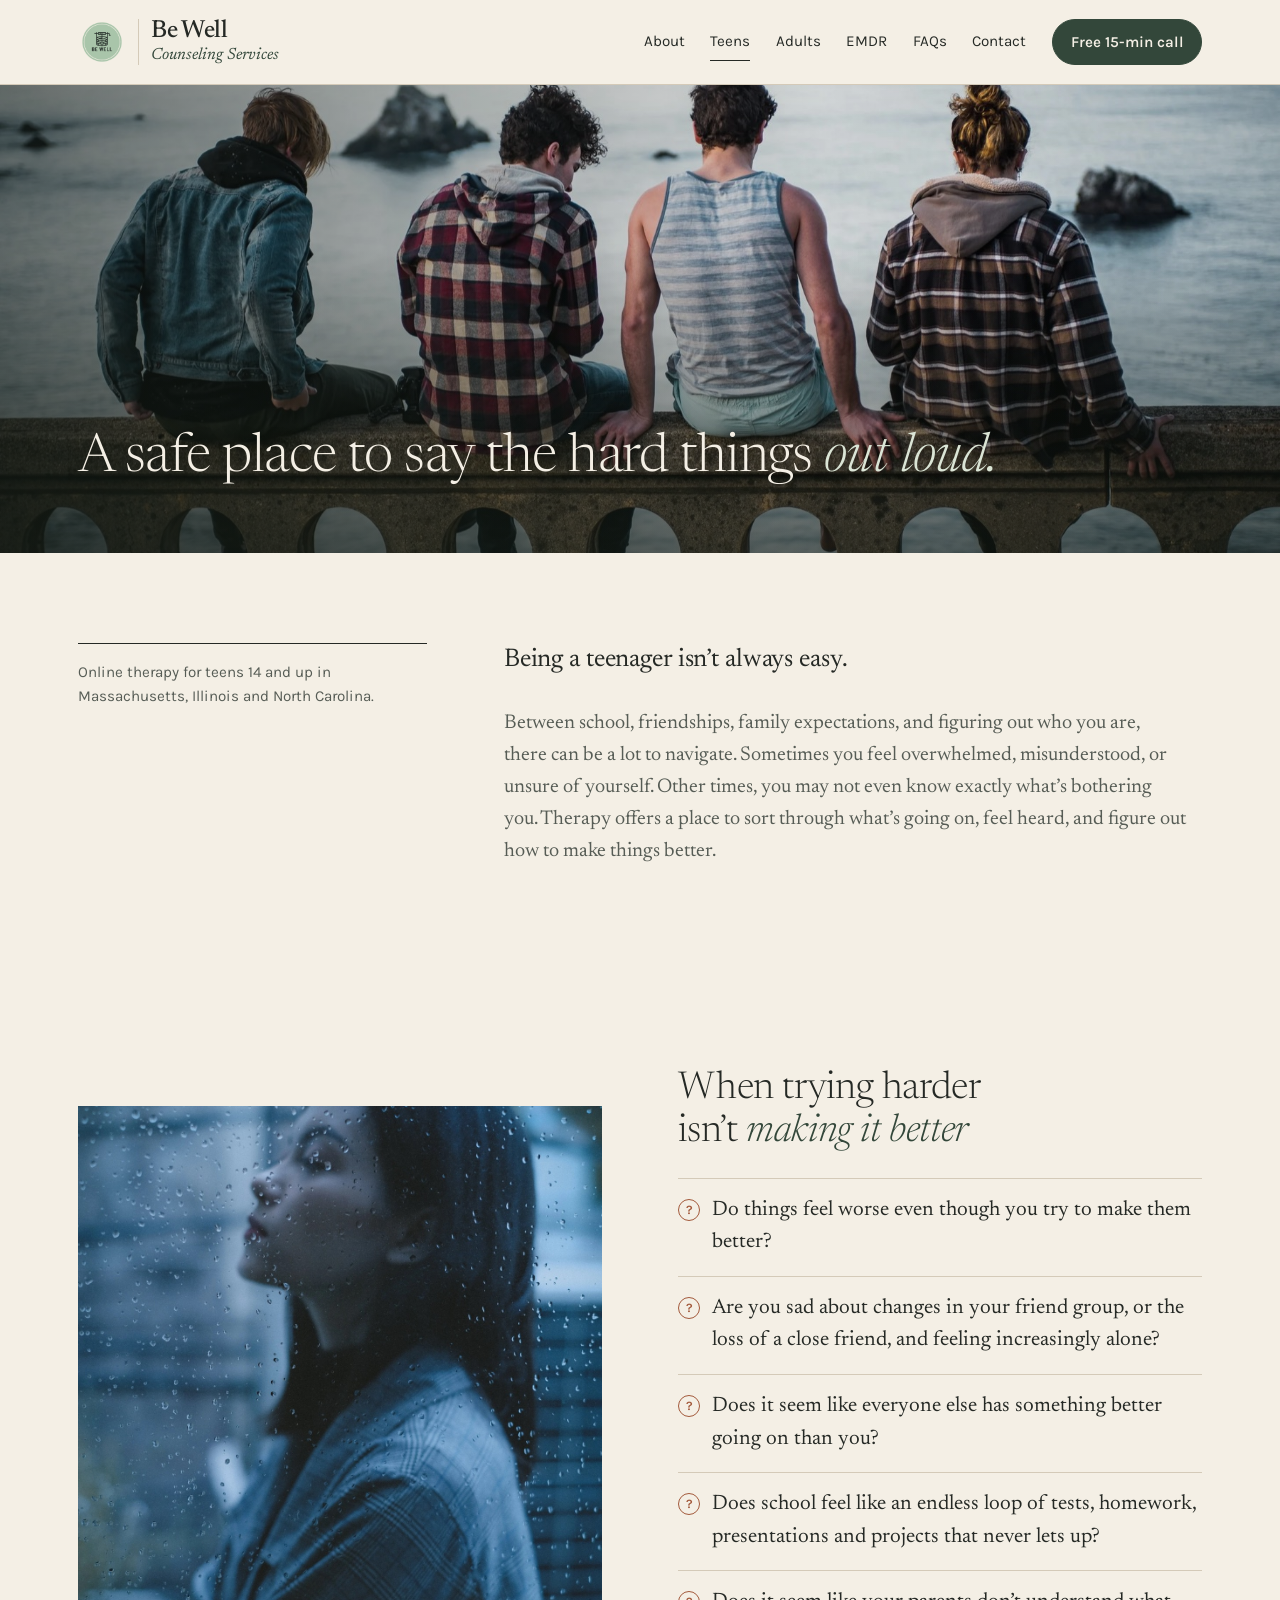
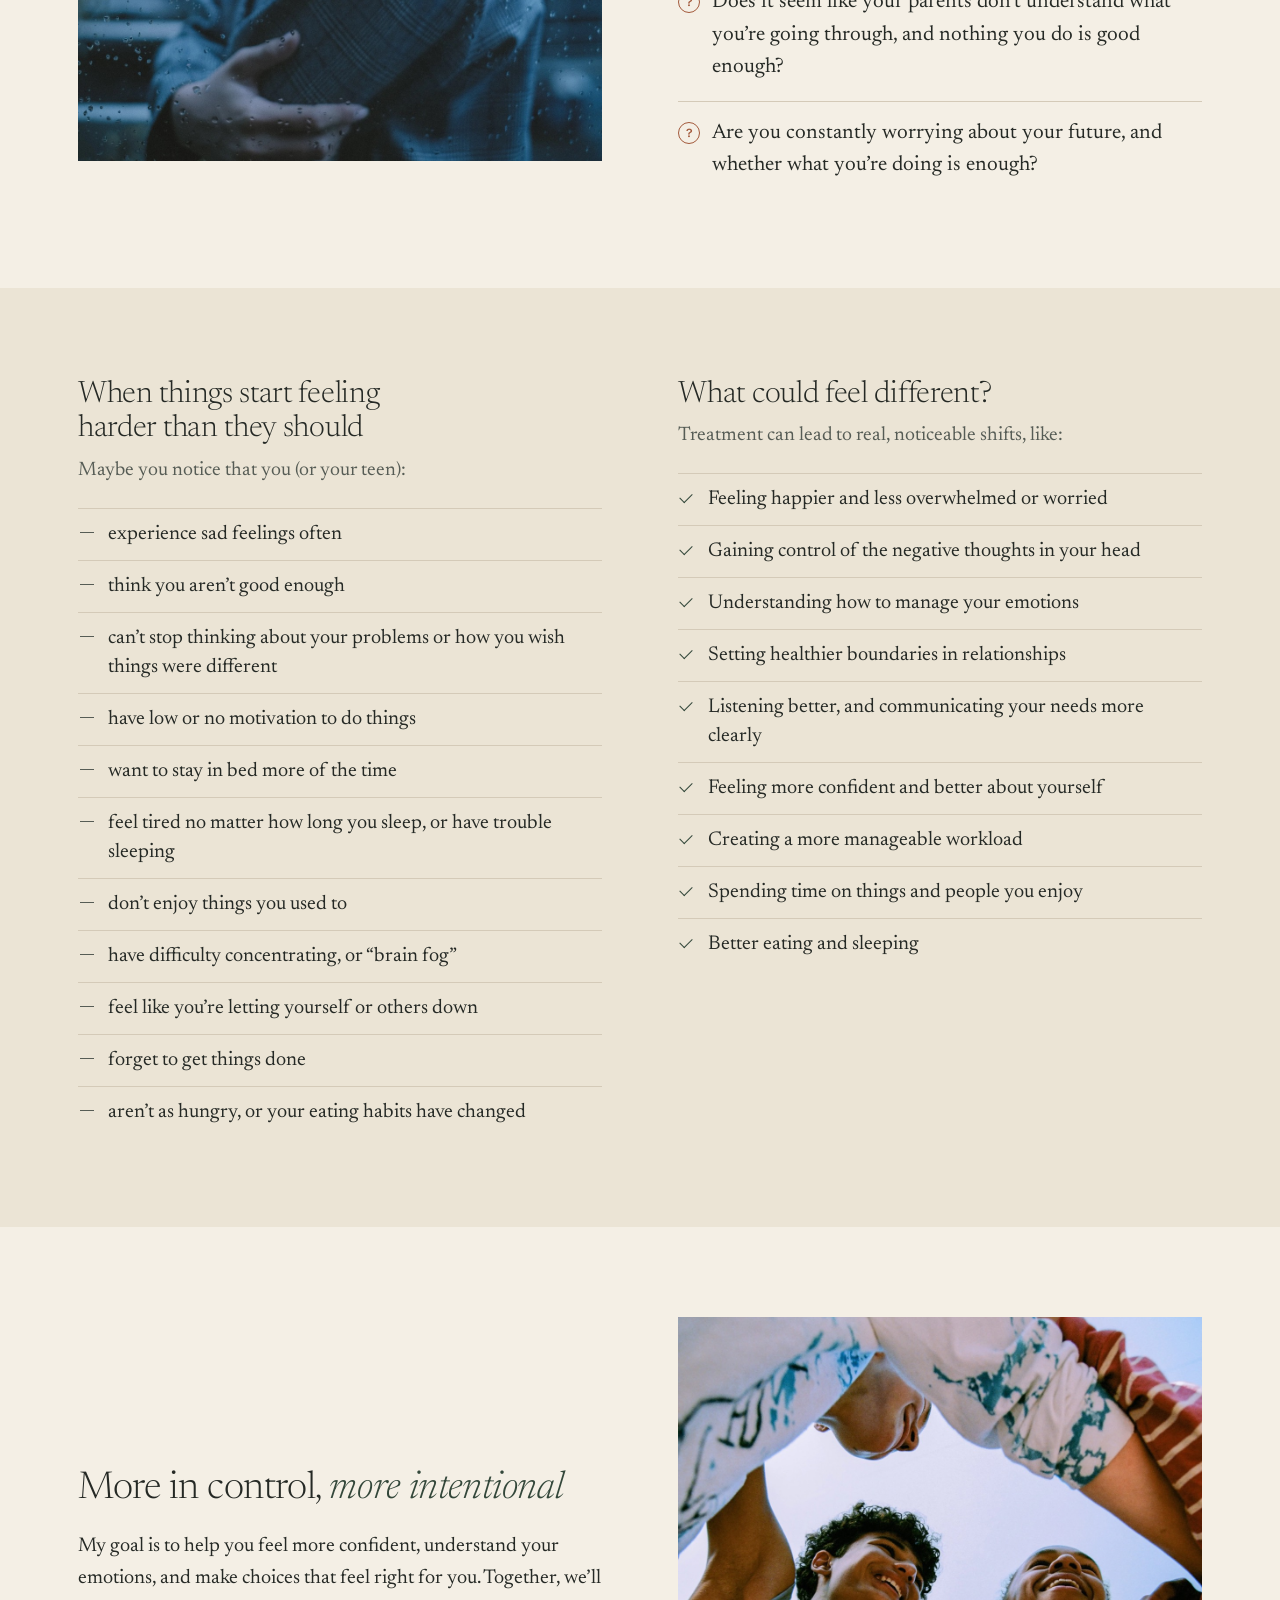
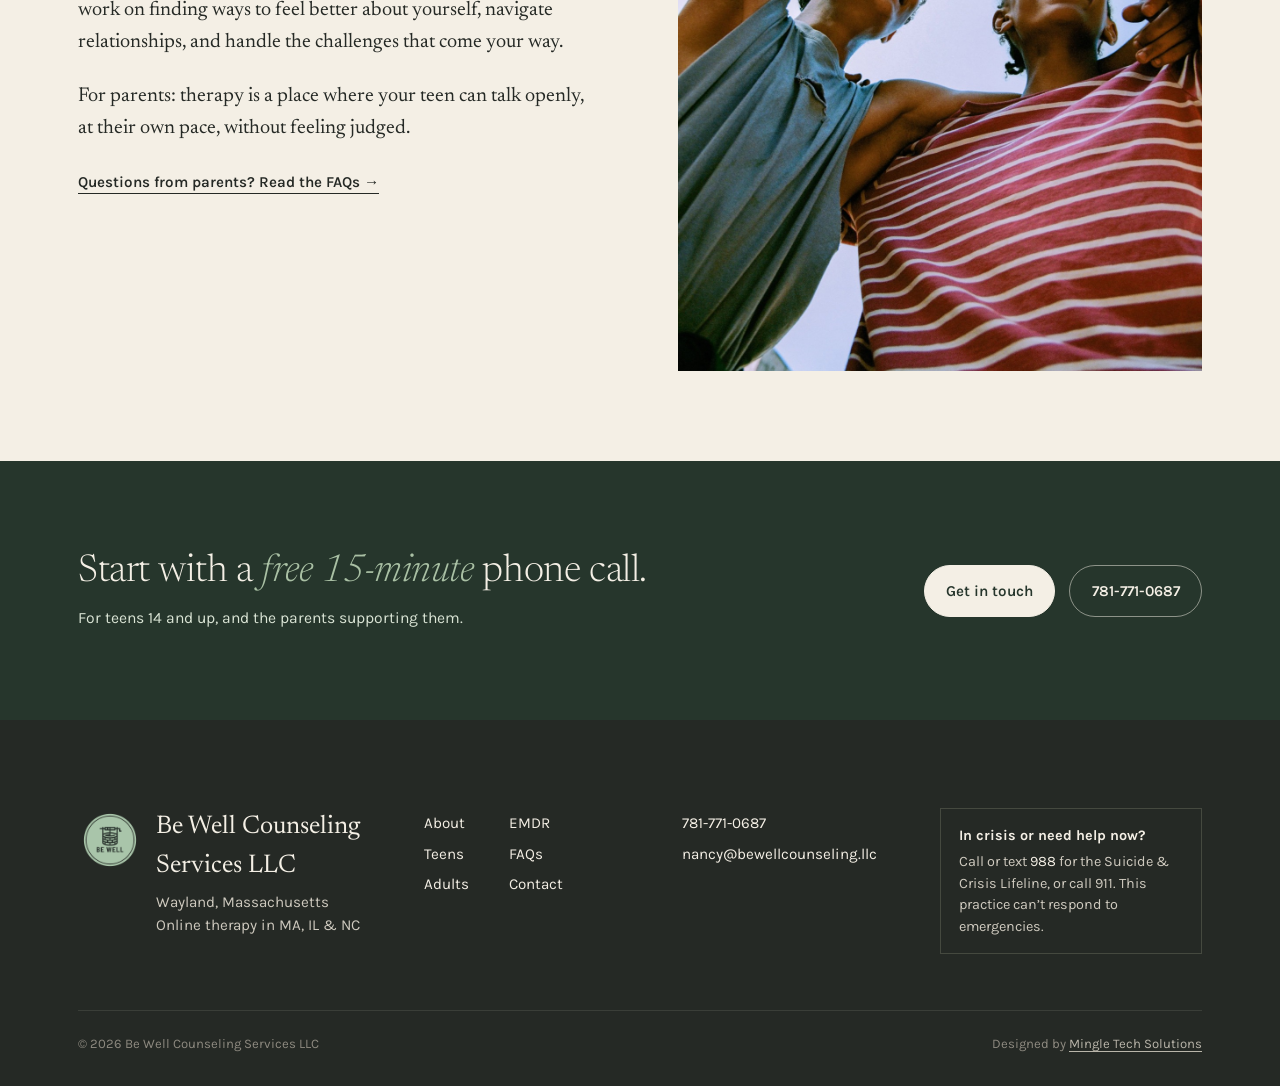
<file: teens.html>
<!doctype html>
<html lang="en">
<head>
  <meta charset="utf-8">
  <meta name="viewport" content="width=device-width, initial-scale=1">
  <title>Therapy for Teens | Be Well Counseling Services</title>
  <meta name="description" content="Therapy for teens with anxiety, stress and depression. A safe place to talk about difficult topics, online across Massachusetts, Illinois and North Carolina.">
  <link rel="icon" href="assets/img/logo.png">
  <link rel="preconnect" href="https://fonts.googleapis.com">
  <link rel="preconnect" href="https://fonts.gstatic.com" crossorigin>
  <link href="https://fonts.googleapis.com/css2?family=Karla:wght@400;500;600&family=Newsreader:ital,opsz,wght@0,6..72,300..600;1,6..72,300..600&display=swap" rel="stylesheet">
  <link rel="stylesheet" href="assets/css/site.css">
  <script>document.documentElement.classList.add("js");</script>
</head>
<body>
  <a class="skip" href="#main">Skip to content</a>

  <header class="site-header">
    <div class="wrap">
      <a class="brand" href="index.html">
        <img src="assets/img/logo.png" alt="" width="50" height="50">
        <span><strong>Be Well</strong><small>Counseling Services</small></span>
      </a>
      <button class="menu-toggle" aria-expanded="false" aria-controls="site-nav"><span>Menu</span></button>
      <nav class="nav" id="site-nav" aria-label="Main">
        <a href="about.html">About</a>
        <a href="teens.html" aria-current="page">Teens</a>
        <a href="adults.html">Adults</a>
        <a href="emdr.html">EMDR</a>
        <a href="faqs.html">FAQs</a>
        <a href="contact.html">Contact</a>
        <a class="btn" href="contact.html">Free 15-min call</a>
      </nav>
    </div>
  </header>

  <main id="main">
    <section class="page-hero">
      <img src="assets/img/teens-ocean.jpg" alt="Four teenagers sitting on a stone wall, looking out over the ocean" width="1800" height="1202">
      <div class="wrap">
        <h1>A safe place to say the hard things <em>out loud.</em></h1>
      </div>
    </section>

    <section class="lede-block">
      <div class="wrap">
        <p class="sub">Online therapy for teens 14 and up in Massachusetts, Illinois and North Carolina.</p>
        <div class="body">
          <p class="big">Being a teenager isn’t always easy.</p>
          <p>Between school, friendships, family expectations, and figuring out who you are, there can be a lot to navigate. Sometimes you feel overwhelmed, misunderstood, or unsure of yourself. Other times, you may not even know exactly what’s bothering you. Therapy offers a place to sort through what’s going on, feel heard, and figure out how to make things better.</p>
        </div>
      </div>
    </section>

    <section class="split">
      <div class="wrap">
        <figure class="reveal"><img src="assets/img/rain.jpg" alt="A young woman standing alone in the rain" loading="lazy"></figure>
        <div class="reveal">
          <h2>When trying harder isn’t <em>making it better</em></h2>
          <ul class="q-list">
            <li>Do things feel worse even though you try to make them better?</li>
            <li>Are you sad about changes in your friend group, or the loss of a close friend, and feeling increasingly alone?</li>
            <li>Does it seem like everyone else has something better going on than you?</li>
            <li>Does school feel like an endless loop of tests, homework, presentations and projects that never lets up?</li>
            <li>Does it seem like your parents don’t understand what you’re going through, and nothing you do is good enough?</li>
            <li>Are you constantly worrying about your future, and whether what you’re doing is enough?</li>
          </ul>
        </div>
      </div>
    </section>

    <section class="lists">
      <div class="wrap">
        <div class="reveal">
          <h2>When things start feeling harder than they should</h2>
          <p class="intro-line">Maybe you notice that you (or your teen):</p>
          <ul class="dash-list">
            <li>experience sad feelings often</li>
            <li>think you aren’t good enough</li>
            <li>can’t stop thinking about your problems or how you wish things were different</li>
            <li>have low or no motivation to do things</li>
            <li>want to stay in bed more of the time</li>
            <li>feel tired no matter how long you sleep, or have trouble sleeping</li>
            <li>don’t enjoy things you used to</li>
            <li>have difficulty concentrating, or “brain fog”</li>
            <li>feel like you’re letting yourself or others down</li>
            <li>forget to get things done</li>
            <li>aren’t as hungry, or your eating habits have changed</li>
          </ul>
        </div>
        <div class="reveal">
          <h2>What could feel different?</h2>
          <p class="intro-line">Treatment can lead to real, noticeable shifts, like:</p>
          <ul class="tick-list">
            <li>Feeling happier and less overwhelmed or worried</li>
            <li>Gaining control of the negative thoughts in your head</li>
            <li>Understanding how to manage your emotions</li>
            <li>Setting healthier boundaries in relationships</li>
            <li>Listening better, and communicating your needs more clearly</li>
            <li>Feeling more confident and better about yourself</li>
            <li>Creating a more manageable workload</li>
            <li>Spending time on things and people you enjoy</li>
            <li>Better eating and sleeping</li>
          </ul>
        </div>
      </div>
    </section>

    <section class="split split--flip">
      <div class="wrap">
        <figure class="reveal"><img src="assets/img/teens-laughing.jpg" alt="A group of teenagers laughing together" loading="lazy"></figure>
        <div class="reveal">
          <h2>More in control, <em>more intentional</em></h2>
          <p>My goal is to help you feel more confident, understand your emotions, and make choices that feel right for you. Together, we’ll work on finding ways to feel better about yourself, navigate relationships, and handle the challenges that come your way.</p>
          <p>For parents: therapy is a place where your teen can talk openly, at their own pace, without feeling judged.</p>
          <p><a class="arrow-link" href="faqs.html">Questions from parents? Read the FAQs</a></p>
        </div>
      </div>
    </section>

    <section class="cta-band">
      <div class="wrap">
        <div>
          <h2>Start with a <em>free <span class="nowrap">15-minute</span></em> phone call.</h2>
          <p>For teens 14 and up, and the parents supporting them.</p>
        </div>
        <div class="actions">
          <a class="btn btn--light" href="contact.html">Get in touch</a>
          <a class="btn btn--ghost" href="tel:+17817710687">781-771-0687</a>
        </div>
      </div>
    </section>
  </main>

  <footer class="site-footer">
    <div class="wrap">
      <div class="footer-top">
        <div class="footer-brand">
          <img src="assets/img/logo.png" alt="" width="64" height="64">
          <p><strong>Be Well Counseling Services LLC</strong>Wayland, Massachusetts<br>Online therapy in MA, IL &amp; NC</p>
        </div>
        <nav aria-label="Footer">
          <ul class="footer-links">
            <li><a href="about.html">About</a></li>
            <li><a href="teens.html">Teens</a></li>
            <li><a href="adults.html">Adults</a></li>
            <li><a href="emdr.html">EMDR</a></li>
            <li><a href="faqs.html">FAQs</a></li>
            <li><a href="contact.html">Contact</a></li>
          </ul>
        </nav>
        <ul>
          <li><a href="tel:+17817710687">781-771-0687</a></li>
          <li><a href="mailto:nancy@bewellcounseling.llc">nancy@bewellcounseling.llc</a></li>
        </ul>
        <div class="crisis">
          <b>In crisis or need help now?</b>
          Call or text <a href="tel:988">988</a> for the Suicide &amp; Crisis Lifeline, or call 911. This practice can’t respond to emergencies.
        </div>
      </div>
      <div class="footer-bottom">
        <span>© <span data-year>2026</span> Be Well Counseling Services LLC</span>
        <span>Designed by <a href="https://mingletechsolutions.com" target="_blank" rel="noopener">Mingle Tech Solutions</a></span>
      </div>
    </div>
  </footer>

  <script src="assets/js/site.js"></script>
</body>
</html>
</file>
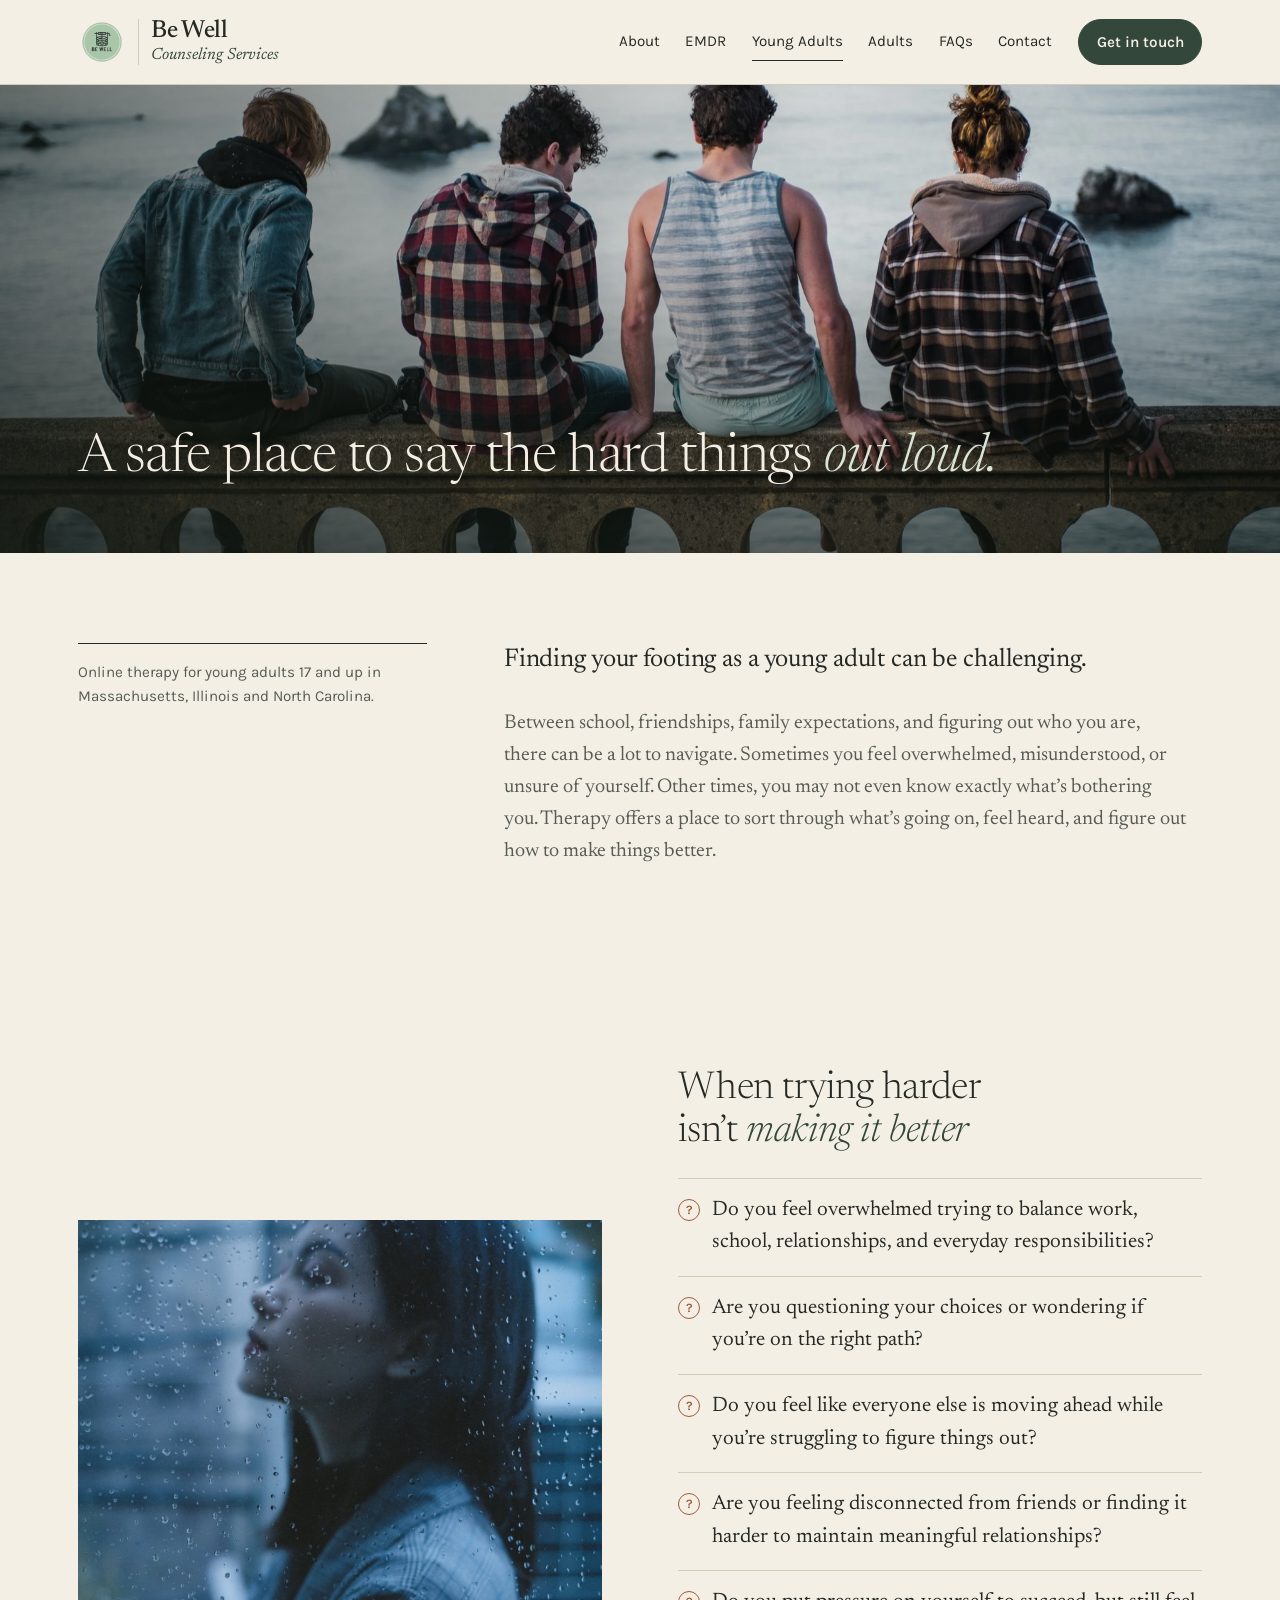
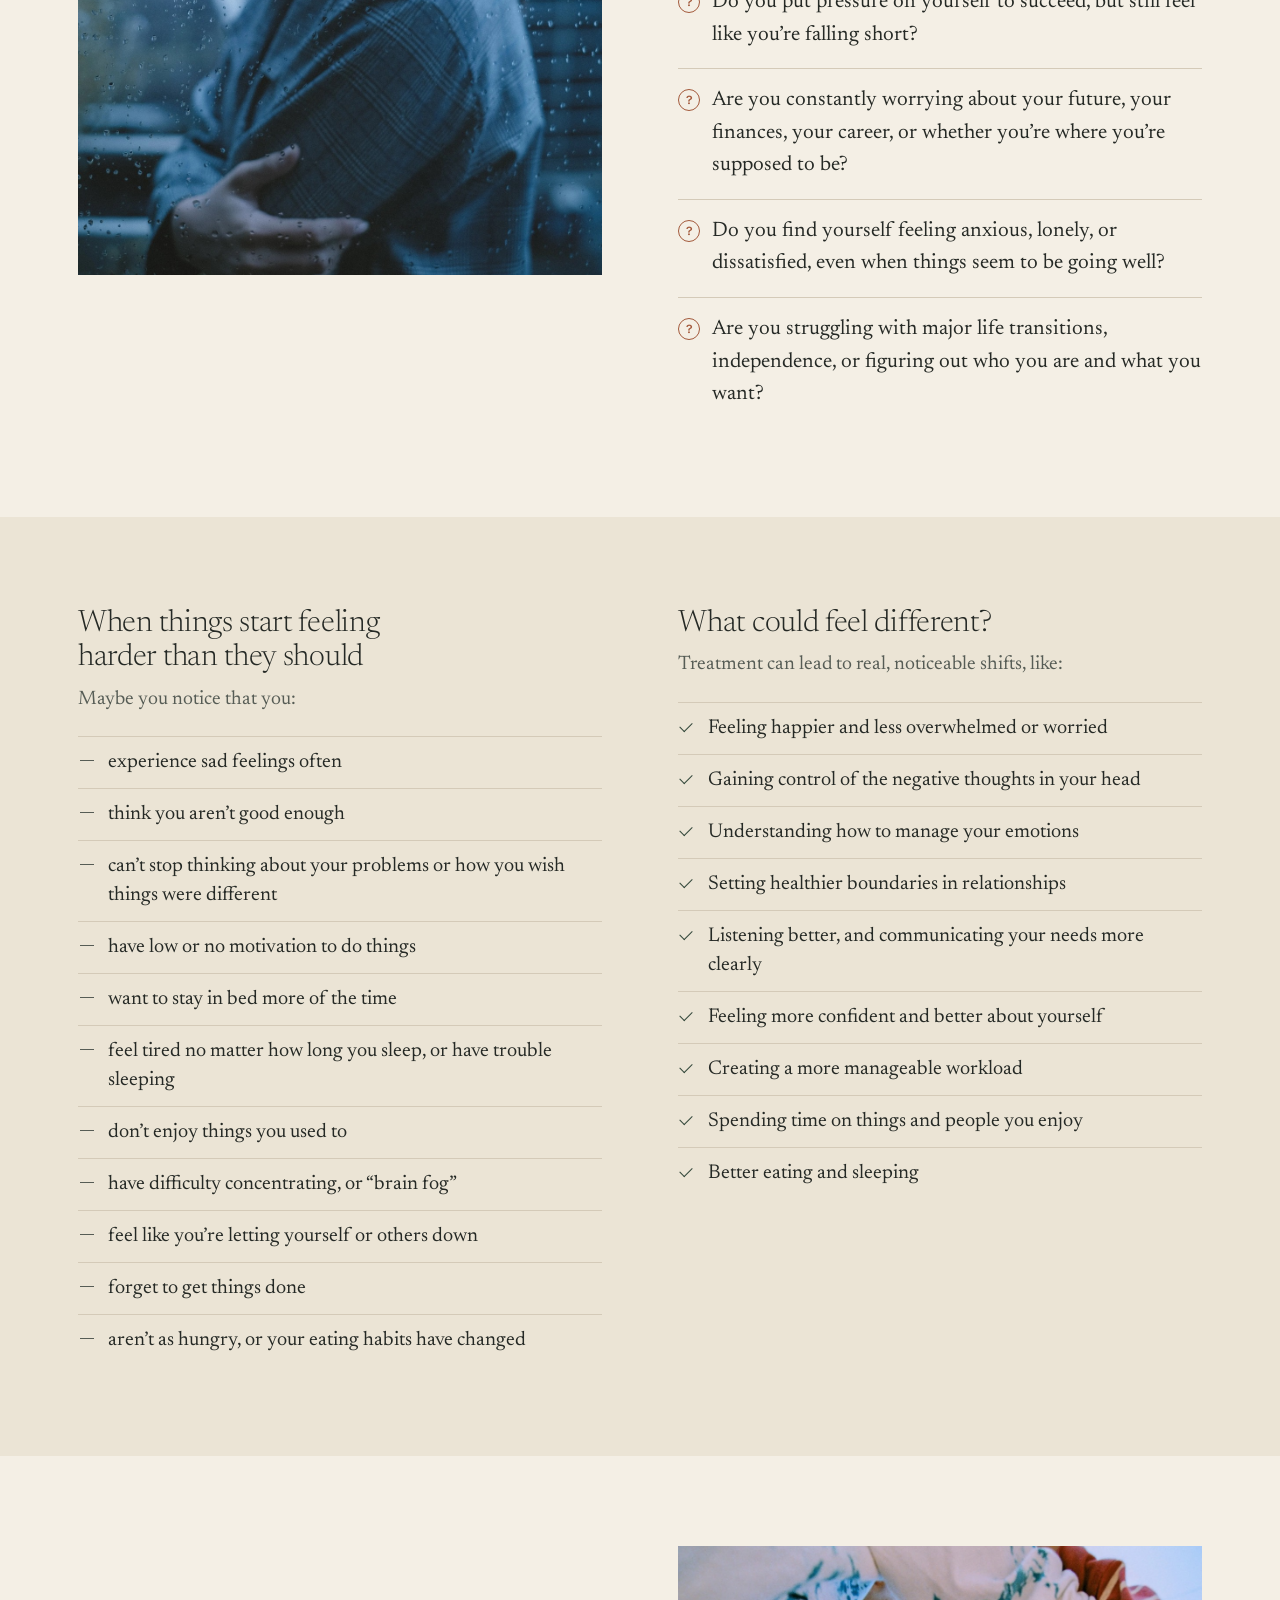
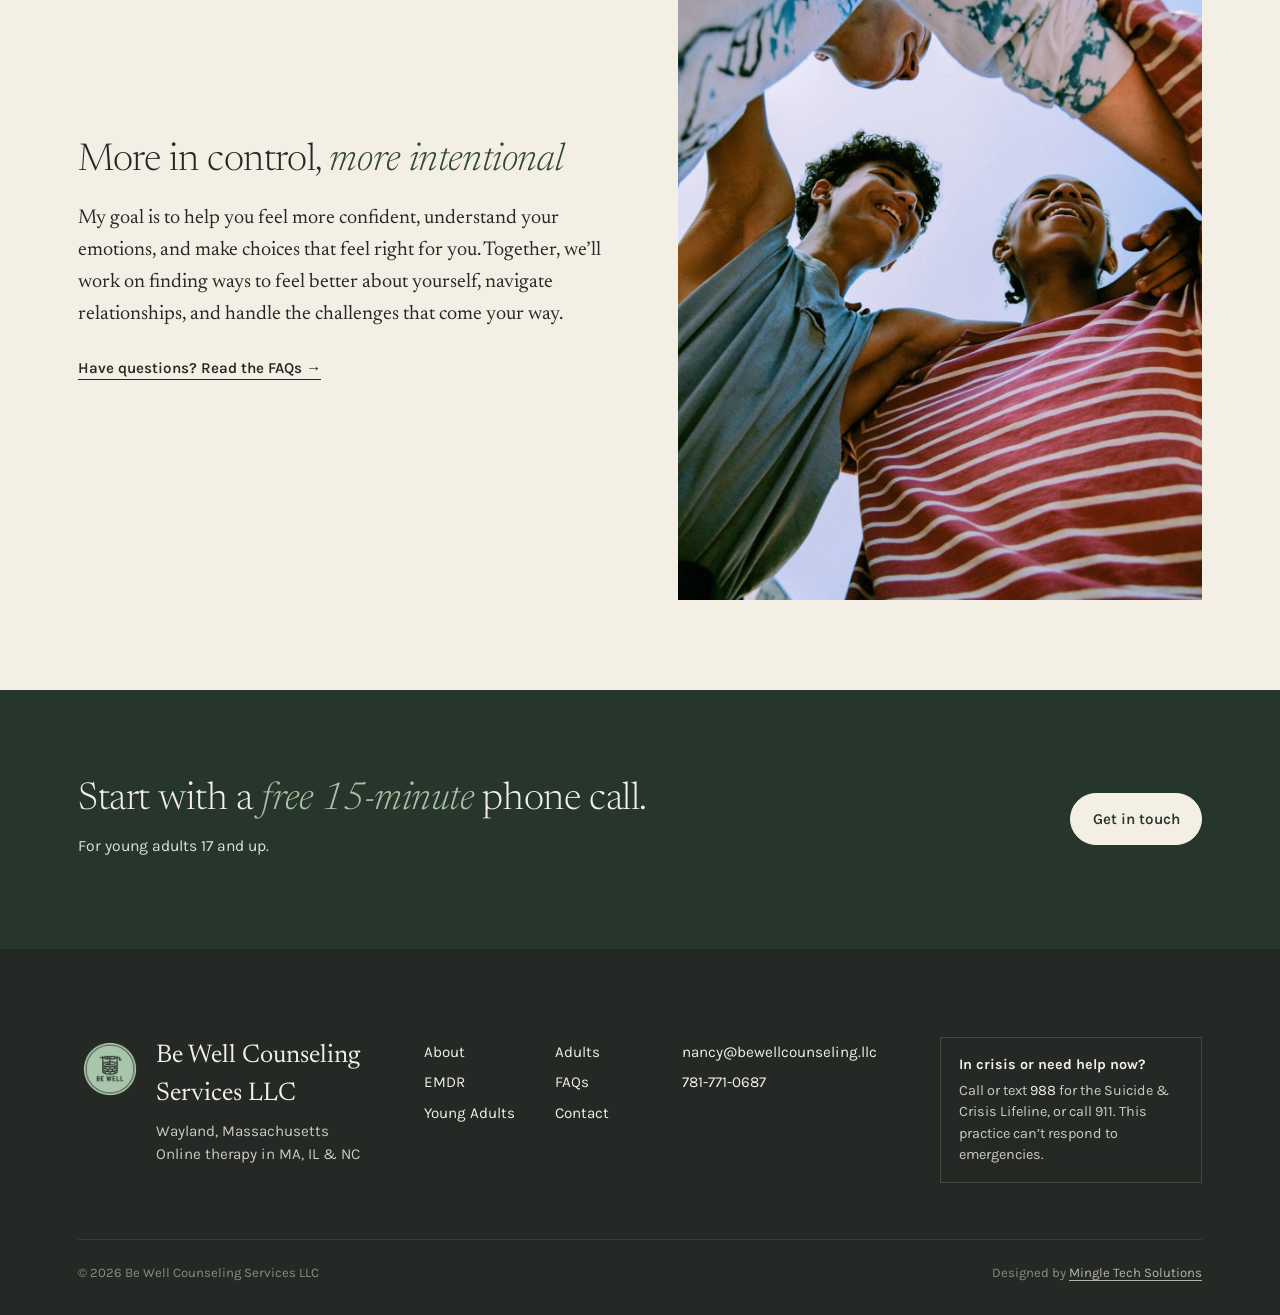
<file: young-adults.html>
<!doctype html>
<html lang="en">
<head>
  <meta charset="utf-8">
  <meta name="viewport" content="width=device-width, initial-scale=1">
  <title>Therapy for Young Adults (17+) | Be Well Counseling Services</title>
  <meta name="description" content="Online therapy for young adults 17 and up facing pressure, uncertainty, anxiety or life transitions, in Massachusetts, Illinois and North Carolina.">
  <link rel="canonical" href="https://bewellcounseling.llc/young-adults">
  <meta name="robots" content="index, follow, max-image-preview:large">
  <meta name="theme-color" content="#33473a">
  <meta property="og:type" content="website">
  <meta property="og:site_name" content="Be Well Counseling Services">
  <meta property="og:locale" content="en_US">
  <meta property="og:title" content="Therapy for Young Adults (17+) | Be Well Counseling Services">
  <meta property="og:description" content="Online therapy for young adults 17 and up facing pressure, uncertainty, anxiety or life transitions, in Massachusetts, Illinois and North Carolina.">
  <meta property="og:url" content="https://bewellcounseling.llc/young-adults">
  <meta property="og:image" content="https://bewellcounseling.llc/assets/img/og-image.jpg">
  <meta property="og:image:width" content="1200">
  <meta property="og:image:height" content="630">
  <meta property="og:image:alt" content="Nancy Funkhouser, LICSW, smiling on a sofa">
  <meta name="twitter:card" content="summary_large_image">
  <meta name="twitter:title" content="Therapy for Young Adults (17+) | Be Well Counseling Services">
  <meta name="twitter:description" content="Online therapy for young adults 17 and up facing pressure, uncertainty, anxiety or life transitions, in Massachusetts, Illinois and North Carolina.">
  <meta name="twitter:image" content="https://bewellcounseling.llc/assets/img/og-image.jpg">
  <link rel="icon" href="/favicon.ico" sizes="48x48">
  <link rel="icon" href="/assets/img/favicon-96.png" type="image/png" sizes="96x96">
  <link rel="apple-touch-icon" href="/assets/img/apple-touch-icon.png">
  <link rel="preconnect" href="https://fonts.googleapis.com">
  <link rel="preconnect" href="https://fonts.gstatic.com" crossorigin>
  <link href="https://fonts.googleapis.com/css2?family=Karla:wght@400;500;600&family=Newsreader:ital,opsz,wght@0,6..72,300..600;1,6..72,300..600&display=swap" rel="stylesheet">
  <link rel="stylesheet" href="assets/css/site.css">
  <script>document.documentElement.classList.add("js");</script>
  <script type="application/ld+json">
{
  "@context": "https://schema.org",
  "@graph": [
    {
      "@type": [
        "MedicalBusiness",
        "ProfessionalService"
      ],
      "@id": "https://bewellcounseling.llc/#practice",
      "name": "Be Well Counseling Services LLC",
      "alternateName": "Be Well Counseling Services",
      "url": "https://bewellcounseling.llc/",
      "logo": "https://bewellcounseling.llc/assets/img/logo.png",
      "image": "https://bewellcounseling.llc/assets/img/og-image.jpg",
      "description": "Online EMDR therapy and counseling with Nancy Funkhouser, MSW, LICSW, MBA, an EMDRIA Certified EMDR Therapist, for adults and young adults (17+) in Massachusetts, Illinois and North Carolina.",
      "telephone": "+1-781-771-0687",
      "email": "nancy@bewellcounseling.llc",
      "address": {
        "@type": "PostalAddress",
        "addressLocality": "Wayland",
        "addressRegion": "MA",
        "addressCountry": "US"
      },
      "areaServed": [
        {
          "@type": "State",
          "name": "Massachusetts"
        },
        {
          "@type": "State",
          "name": "Illinois"
        },
        {
          "@type": "State",
          "name": "North Carolina"
        }
      ],
      "priceRange": "$200 per 55-minute session",
      "paymentAccepted": "Credit card, HSA, FSA, BCBS insurance",
      "isAcceptingNewPatients": true,
      "openingHoursSpecification": {
        "@type": "OpeningHoursSpecification",
        "dayOfWeek": ["Monday", "Tuesday", "Wednesday", "Thursday", "Friday"],
        "opens": "09:00",
        "closes": "19:00"
      },
      "medicalSpecialty": "Psychiatric",
      "founder": {
        "@id": "https://bewellcounseling.llc/#nancy"
      },
      "employee": {
        "@id": "https://bewellcounseling.llc/#nancy"
      },
      "knowsAbout": [
        "EMDR therapy",
        "Eye Movement Desensitization and Reprocessing",
        "Trauma",
        "Anxiety",
        "Depression",
        "Stress",
        "Life transitions",
        "Relationships",
        "Parenting",
        "Young adult therapy",
        "Online therapy"
      ],
      "hasOfferCatalog": {
        "@type": "OfferCatalog",
        "name": "Therapy services",
        "itemListElement": [
          {
            "@type": "Offer",
            "itemOffered": {
              "@type": "Service",
              "name": "EMDR therapy",
              "alternateName": "Eye Movement Desensitization and Reprocessing",
              "url": "https://bewellcounseling.llc/emdr",
              "serviceType": "EMDR therapy"
            }
          },
          {
            "@type": "Offer",
            "itemOffered": {
              "@type": "Service",
              "name": "Therapy for adults",
              "url": "https://bewellcounseling.llc/adults",
              "serviceType": "Online therapy"
            }
          },
          {
            "@type": "Offer",
            "itemOffered": {
              "@type": "Service",
              "name": "Therapy for young adults (17+)",
              "url": "https://bewellcounseling.llc/young-adults",
              "serviceType": "Online therapy"
            }
          }
        ]
      }
    },
    {
      "@type": "Person",
      "@id": "https://bewellcounseling.llc/#nancy",
      "sameAs": [
        "https://www.emdria.org/directory/people/nancy-funkhouser/",
        "https://www.linkedin.com/in/nancy-funkhouser-msw-licsw-1181a656/"
      ],
      "name": "Nancy Funkhouser",
      "honorificSuffix": "MSW, LICSW, MBA",
      "jobTitle": [
        "EMDRIA Certified EMDR Therapist",
        "Licensed Independent Clinical Social Worker"
      ],
      "url": "https://bewellcounseling.llc/about",
      "image": "https://bewellcounseling.llc/assets/img/nancy-wide.jpg",
      "worksFor": {
        "@id": "https://bewellcounseling.llc/#practice"
      },
      "alumniOf": [
        {
          "@type": "CollegeOrUniversity",
          "name": "Boston College"
        },
        {
          "@type": "CollegeOrUniversity",
          "name": "Simmons College"
        },
        {
          "@type": "CollegeOrUniversity",
          "name": "St. Lawrence University"
        }
      ],
      "memberOf": {
        "@type": "Organization",
        "name": "National Association of Social Workers"
      },
      "hasCredential": [
        {
          "@type": "EducationalOccupationalCredential",
          "credentialCategory": "license",
          "name": "Licensed Independent Clinical Social Worker (LICSW)",
          "recognizedBy": [
            {
              "@type": "State",
              "name": "Massachusetts"
            },
            {
              "@type": "State",
              "name": "Illinois"
            },
            {
              "@type": "State",
              "name": "North Carolina"
            }
          ]
        },
        {
          "@type": "EducationalOccupationalCredential",
          "credentialCategory": "certification",
          "name": "EMDRIA Certified Therapist",
          "recognizedBy": {
            "@type": "Organization",
            "name": "EMDR International Association"
          }
        }
      ],
      "knowsAbout": [
        "EMDR therapy",
        "Anxiety",
        "Depression",
        "Trauma",
        "Cognitive Behavioral Therapy",
        "Solution-Focused Therapy",
        "Positive Psychology"
      ]
    },
    {
      "@type": "WebSite",
      "@id": "https://bewellcounseling.llc/#website",
      "url": "https://bewellcounseling.llc/",
      "name": "Be Well Counseling Services",
      "publisher": {
        "@id": "https://bewellcounseling.llc/#practice"
      },
      "inLanguage": "en-US"
    }
  ]
}
  </script>
  <script type="application/ld+json">
{
  "@context": "https://schema.org",
  "@type": "WebPage",
  "@id": "https://bewellcounseling.llc/young-adults#webpage",
  "url": "https://bewellcounseling.llc/young-adults",
  "name": "Therapy for Young Adults (17+) | Be Well Counseling Services",
  "description": "Online therapy for young adults 17 and up facing pressure, uncertainty, anxiety or life transitions, in Massachusetts, Illinois and North Carolina.",
  "isPartOf": {
    "@id": "https://bewellcounseling.llc/#website"
  },
  "about": {
    "@id": "https://bewellcounseling.llc/#practice"
  },
  "inLanguage": "en-US",
  "breadcrumb": {
    "@type": "BreadcrumbList",
    "itemListElement": [
      {
        "@type": "ListItem",
        "position": 1,
        "name": "Home",
        "item": "https://bewellcounseling.llc/"
      },
      {
        "@type": "ListItem",
        "position": 2,
        "name": "Therapy for Young Adults (17+)",
        "item": "https://bewellcounseling.llc/young-adults"
      }
    ]
  }
}
  </script>
</head>
<body>
  <a class="skip" href="#main">Skip to content</a>

  <header class="site-header">
    <div class="wrap">
      <a class="brand" href="/">
        <img src="assets/img/logo.png" alt="" width="50" height="50">
        <span><strong>Be Well</strong><small>Counseling Services</small></span>
      </a>
      <button class="menu-toggle" aria-expanded="false" aria-controls="site-nav" aria-label="Open menu"><span class="menu-toggle__bars" aria-hidden="true"></span></button>
      <nav class="nav" id="site-nav" aria-label="Main">
        <a href="/about">About</a>
        <a href="/emdr">EMDR</a>
        <a href="/young-adults" aria-current="page">Young Adults</a>
        <a href="/adults">Adults</a>
        <a href="/faq">FAQs</a>
        <a href="/contact">Contact</a>
        <a class="btn" href="/contact">Get in touch</a>
      </nav>
    </div>
  </header>

  <main id="main">
    <section class="page-hero">
      <img src="assets/img/young-adults-ocean.jpg" alt="Four young people sitting on a stone wall, looking out over the ocean" width="1800" height="1202">
      <div class="wrap">
        <h1>A safe place to say the hard things <em>out loud.</em></h1>
      </div>
    </section>

    <section class="lede-block">
      <div class="wrap">
        <p class="sub">Online therapy for young adults 17 and up in Massachusetts, Illinois and North Carolina.</p>
        <div class="body">
          <p class="big">Finding your footing as a young adult can be challenging.</p>
          <p>Between school, friendships, family expectations, and figuring out who you are, there can be a lot to navigate. Sometimes you feel overwhelmed, misunderstood, or unsure of yourself. Other times, you may not even know exactly what’s bothering you. Therapy offers a place to sort through what’s going on, feel heard, and figure out how to make things better.</p>
        </div>
      </div>
    </section>

    <section class="split">
      <div class="wrap">
        <figure class="reveal"><img src="assets/img/rain.jpg" alt="A young woman standing alone in the rain" loading="lazy"></figure>
        <div class="reveal">
          <h2>When trying harder isn’t <em>making it better</em></h2>
          <ul class="q-list">
            <li>Do you feel overwhelmed trying to balance work, school, relationships, and everyday responsibilities?</li>
            <li>Are you questioning your choices or wondering if you’re on the right path?</li>
            <li>Do you feel like everyone else is moving ahead while you’re struggling to figure things out?</li>
            <li>Are you feeling disconnected from friends or finding it harder to maintain meaningful relationships?</li>
            <li>Do you put pressure on yourself to succeed, but still feel like you’re falling short?</li>
            <li>Are you constantly worrying about your future, your finances, your career, or whether you’re where you’re supposed to be?</li>
            <li>Do you find yourself feeling anxious, lonely, or dissatisfied, even when things seem to be going well?</li>
            <li>Are you struggling with major life transitions, independence, or figuring out who you are and what you want?</li>
          </ul>
        </div>
      </div>
    </section>

    <section class="lists">
      <div class="wrap">
        <div class="reveal">
          <h2>When things start feeling harder than they should</h2>
          <p class="intro-line">Maybe you notice that you:</p>
          <ul class="dash-list">
            <li>experience sad feelings often</li>
            <li>think you aren’t good enough</li>
            <li>can’t stop thinking about your problems or how you wish things were different</li>
            <li>have low or no motivation to do things</li>
            <li>want to stay in bed more of the time</li>
            <li>feel tired no matter how long you sleep, or have trouble sleeping</li>
            <li>don’t enjoy things you used to</li>
            <li>have difficulty concentrating, or “brain fog”</li>
            <li>feel like you’re letting yourself or others down</li>
            <li>forget to get things done</li>
            <li>aren’t as hungry, or your eating habits have changed</li>
          </ul>
        </div>
        <div class="reveal">
          <h2>What could feel different?</h2>
          <p class="intro-line">Treatment can lead to real, noticeable shifts, like:</p>
          <ul class="tick-list">
            <li>Feeling happier and less overwhelmed or worried</li>
            <li>Gaining control of the negative thoughts in your head</li>
            <li>Understanding how to manage your emotions</li>
            <li>Setting healthier boundaries in relationships</li>
            <li>Listening better, and communicating your needs more clearly</li>
            <li>Feeling more confident and better about yourself</li>
            <li>Creating a more manageable workload</li>
            <li>Spending time on things and people you enjoy</li>
            <li>Better eating and sleeping</li>
          </ul>
        </div>
      </div>
    </section>

    <section class="split split--flip">
      <div class="wrap">
        <figure class="reveal"><img src="assets/img/young-adults-laughing.jpg" alt="A group of young people laughing together" loading="lazy"></figure>
        <div class="reveal">
          <h2>More in control, <em>more intentional</em></h2>
          <p>My goal is to help you feel more confident, understand your emotions, and make choices that feel right for you. Together, we’ll work on finding ways to feel better about yourself, navigate relationships, and handle the challenges that come your way.</p>
          <p><a class="arrow-link" href="/faq">Have questions? Read the FAQs</a></p>
        </div>
      </div>
    </section>

    <section class="cta-band">
      <div class="wrap">
        <div>
          <h2>Start with a <em>free <span class="nowrap">15-minute</span></em> phone call.</h2>
          <p>For young adults 17 and up.</p>
        </div>
        <div class="actions">
          <a class="btn btn--light" href="/contact">Get in touch</a>
        </div>
      </div>
    </section>
  </main>

  <footer class="site-footer">
    <div class="wrap">
      <div class="footer-top">
        <div class="footer-brand">
          <img src="assets/img/logo.png" alt="" width="64" height="64">
          <p><strong>Be Well Counseling Services LLC</strong>Wayland, Massachusetts<br>Online therapy in MA, IL &amp; NC</p>
        </div>
        <nav aria-label="Footer">
          <ul class="footer-links">
            <li><a href="/about">About</a></li>
            <li><a href="/emdr">EMDR</a></li>
            <li><a href="/young-adults">Young Adults</a></li>
            <li><a href="/adults">Adults</a></li>
            <li><a href="/faq">FAQs</a></li>
            <li><a href="/contact">Contact</a></li>
          </ul>
        </nav>
        <ul>
          <li><a href="mailto:nancy@bewellcounseling.llc">nancy@bewellcounseling.llc</a></li>
          <li><a href="tel:+17817710687">781-771-0687</a></li>
        </ul>
        <div class="crisis">
          <b>In crisis or need help now?</b>
          Call or text <a href="tel:988">988</a> for the Suicide &amp; Crisis Lifeline, or call 911. This practice can’t respond to emergencies.
        </div>
      </div>
      <div class="footer-bottom">
        <span>© <span data-year>2026</span> Be Well Counseling Services LLC</span>
        <span>Designed by <a href="https://mingletechsolutions.com" target="_blank" rel="noopener">Mingle Tech Solutions</a></span>
      </div>
    </div>
  </footer>

  <script src="assets/js/site.js"></script>
</body>
</html>
</file>
<file: assets/css/site.css>
/* Be Well Counseling Services: site styles */

:root {
  --paper: #f4efe5;
  --paper-deep: #ebe4d5;
  --card: #faf7f1;
  --ink: #252925;
  --ink-soft: #565c55;
  --sage: #a9c0a4;
  --sage-pale: #dbe5d6;
  --moss: #33473a;
  --moss-deep: #26362c;
  --clay: #a35a3c;
  --rule: #d4cab8;

  --serif: "Newsreader", "Iowan Old Style", Georgia, serif;
  --sans: "Karla", "Helvetica Neue", Arial, sans-serif;

  --wrap: 1220px;
  --gutter: clamp(20px, 4vw, 48px);
}

*, *::before, *::after { box-sizing: border-box; }

html { -webkit-text-size-adjust: 100%; scroll-behavior: smooth; }

body {
  margin: 0;
  background: var(--paper);
  color: var(--ink);
  font-family: var(--serif);
  font-size: clamp(18px, 1.05vw + 12px, 20px);
  line-height: 1.6;
  font-optical-sizing: auto;
  -webkit-font-smoothing: antialiased;
}

img { display: block; max-width: 100%; height: auto; }

a { color: inherit; text-decoration-color: var(--clay); text-decoration-thickness: 1px; text-underline-offset: 0.2em; }
a:hover { color: var(--clay); }

:focus-visible { outline: 2px solid var(--clay); outline-offset: 3px; }

h1, h2, h3, h4 { font-weight: 350; line-height: 1.12; margin: 0 0 0.5em; letter-spacing: -0.01em; }
h1 { font-size: clamp(2.2rem, 4.2vw, 3.6rem); font-weight: 300; line-height: 1.16; letter-spacing: -0.01em; }
h2 { font-size: clamp(1.8rem, 3vw, 2.6rem); font-weight: 300; }
h3 { font-size: clamp(1.4rem, 1.8vw, 1.7rem); }
h1, h2, h3 { text-wrap: balance; }
h1 em, h2 em, h3 em { font-style: italic; color: var(--moss); }

p { margin: 0 0 1.1em; }

.wrap { width: 100%; max-width: var(--wrap); margin: 0 auto; padding: 0 var(--gutter); }

.label {
  font-family: var(--sans);
  font-size: 0.875rem;
  font-weight: 600;
  letter-spacing: 0.12em;
  text-transform: uppercase;
  color: var(--ink-soft);
}

.skip { position: absolute; left: -999px; top: 0; background: var(--ink); color: var(--paper); padding: 10px 16px; z-index: 50; font-family: var(--sans); }
.skip:focus { left: 12px; top: 12px; }

/* ---------- Buttons ---------- */

.btn {
  display: inline-flex; align-items: center; gap: 0.6em;
  font-family: var(--sans); font-size: 0.95rem; font-weight: 600;
  padding: 0.85em 1.4em;
  background: var(--moss); color: var(--paper);
  border: 1px solid var(--moss);
  border-radius: 999px;
  text-decoration: none;
  transition: background 0.2s, color 0.2s, border-color 0.2s;
}
.btn:hover { background: var(--moss-deep); border-color: var(--moss-deep); color: var(--paper); }
.btn--ghost { background: transparent; color: var(--ink); border-color: var(--ink); }
.btn--ghost:hover { background: var(--ink); color: var(--paper); border-color: var(--ink); }
.btn--light { background: var(--paper); color: var(--moss-deep); border-color: var(--paper); }
.btn--light:hover { background: var(--sage-pale); border-color: var(--sage-pale); color: var(--moss-deep); }

.arrow-link {
  font-family: var(--sans); font-weight: 600; font-size: 0.95rem;
  text-decoration: none; border-bottom: 1px solid currentColor; padding-bottom: 2px;
}
.arrow-link::after { content: " →"; }

/* ---------- Header ---------- */

.site-header { position: relative; z-index: 20; border-bottom: 1px solid var(--rule); background: var(--paper); }
.site-header .wrap { display: flex; align-items: center; justify-content: space-between; gap: 24px; min-height: 84px; }

.brand { display: flex; align-items: center; gap: 12px; text-decoration: none; }
.brand img { width: 48px; height: 48px; }
.brand span { display: flex; flex-direction: column; line-height: 1.05; padding-left: 12px; border-left: 1px solid var(--rule); }
.brand strong { font-weight: 500; font-size: 1.55rem; letter-spacing: -0.015em; }
.brand small { font-size: 1.02rem; font-style: italic; font-weight: 400; color: var(--moss); margin-top: 2px; }

.nav { display: flex; align-items: center; gap: clamp(14px, 2vw, 30px); font-family: var(--sans); font-size: 0.95rem; }
.nav a { text-decoration: none; padding: 6px 0; border-bottom: 1px solid transparent; white-space: nowrap; }
.nav a:hover { color: var(--ink); border-bottom-color: var(--clay); }
.nav a[aria-current="page"] { border-bottom-color: var(--ink); }
.nav .btn { padding: 0.65em 1.15em; border-bottom: 1px solid var(--moss); }
.nav .btn:hover { color: var(--paper); }

.menu-toggle { display: none; }

@media (max-width: 960px) {
  .menu-toggle {
    display: inline-flex; align-items: center; justify-content: center;
    width: 46px; height: 46px; margin-right: -10px; padding: 0;
    background: none; border: 0; border-radius: 50%; color: var(--ink); cursor: pointer;
    transition: background 0.2s;
  }
  .menu-toggle:hover { background: var(--paper-deep); }
  .menu-toggle__bars, .menu-toggle__bars::before, .menu-toggle__bars::after {
    display: block; width: 24px; height: 2px; border-radius: 2px; background: currentColor;
    transition: transform 0.25s ease, background 0.2s ease, top 0.25s ease;
  }
  .menu-toggle__bars { position: relative; }
  .menu-toggle__bars::before, .menu-toggle__bars::after { content: ""; position: absolute; left: 0; }
  .menu-toggle__bars::before { top: -7px; }
  .menu-toggle__bars::after { top: 7px; }
  .menu-toggle[aria-expanded="true"] .menu-toggle__bars { background: transparent; }
  .menu-toggle[aria-expanded="true"] .menu-toggle__bars::before { top: 0; transform: rotate(45deg); }
  .menu-toggle[aria-expanded="true"] .menu-toggle__bars::after { top: 0; transform: rotate(-45deg); }
  .nav {
    position: absolute; top: 100%; left: 0; right: 0;
    flex-direction: column; align-items: stretch; gap: 0;
    background: var(--paper); border-bottom: 1px solid var(--rule);
    padding: 8px var(--gutter) 24px;
    display: none;
  }
  .nav.is-open { display: flex; box-shadow: 0 14px 28px rgba(20, 28, 22, 0.14); }
  body.menu-open { overflow: hidden; }
  body.menu-open::after {
    content: ""; position: fixed; inset: 0; z-index: 10;
    background: rgba(20, 28, 22, 0.45);
    animation: menu-dim 0.2s ease;
  }
  @keyframes menu-dim { from { opacity: 0; } to { opacity: 1; } }
  .nav a { padding: 14px 0; border-bottom: 1px solid var(--rule); font-size: 1.05rem; }
  .nav a[aria-current="page"] { border-bottom-color: var(--rule); color: var(--clay); }
  .nav .btn { margin-top: 18px; justify-content: center; border-bottom: 1px solid var(--moss); }
}

/* ---------- Home: hero ---------- */

.hero { padding: clamp(40px, 6vw, 88px) 0 clamp(56px, 7vw, 104px); }
.hero .wrap { display: grid; grid-template-columns: 1.08fr 0.92fr; gap: clamp(32px, 5vw, 80px); align-items: center; }
.hero__name { font-size: 1rem; }
.hero__cred { display: flex; align-items: center; gap: 16px; margin-top: 36px; padding-top: 24px; border-top: 1px solid var(--rule); max-width: 460px; }
.hero__cred img { width: 72px; height: 72px; flex: none; }
.hero__cred p { margin: 0; }
.hero__cred b { display: block; font-weight: 500; font-size: 1.2rem; line-height: 1.3; }
.hero__cred span { display: block; font-family: var(--sans); font-size: 0.88rem; color: var(--ink-soft); margin-top: 2px; }
.hero h1 { margin: 18px 0 28px; font-size: clamp(2.1rem, 3.8vw, 3.3rem); }
.hero__lede { font-size: 1.15em; line-height: 1.55; color: var(--ink); max-width: 36ch; margin-bottom: 14px; }
.hero__actions { display: flex; flex-wrap: wrap; gap: 14px 22px; align-items: center; margin-top: 34px; }
.hero__phone { font-family: var(--sans); font-size: 0.95rem; color: var(--ink-soft); }
.hero__phone a { color: var(--ink); font-weight: 600; }

.hero__figure { margin: 0; position: relative; }
.hero__figure img { aspect-ratio: 4 / 5; object-fit: cover; object-position: 50% center; width: 100%; border-radius: 220px 220px 4px 4px; }
.hero__figure figcaption {
  position: absolute; left: -28px; bottom: 36px;
  background: var(--card); padding: 16px 20px; max-width: 250px;
  font-family: var(--sans); font-size: 0.85rem; line-height: 1.45;
  box-shadow: 0 1px 0 var(--rule);
}
.hero__figure figcaption b { display: block; font-family: var(--serif); font-weight: 500; font-size: 1.1rem; margin-bottom: 2px; }

@media (max-width: 860px) {
  .hero .wrap { grid-template-columns: 1fr; }
  .hero__figure { max-width: 520px; }
  .hero__figure figcaption { left: 16px; bottom: 16px; }
}

/* ---------- Ticker of concerns ---------- */

.concerns { border-top: 1px solid var(--rule); border-bottom: 1px solid var(--rule); overflow: hidden; }
.concerns ul {
  list-style: none; margin: 0; padding: 18px 0;
  display: flex; flex-wrap: wrap; justify-content: center; gap: 8px 0;
  font-style: italic; font-size: 1.15rem; color: var(--ink-soft);
}
.concerns li { padding: 0 22px; position: relative; }
.concerns li + li::before { content: "·"; position: absolute; left: -3px; color: var(--clay); font-style: normal; }

/* ---------- Home: intro with Nancy ---------- */

.intro { padding: clamp(72px, 9vw, 130px) 0; }
.intro .wrap { display: grid; grid-template-columns: 5fr 7fr; gap: clamp(36px, 6vw, 96px); align-items: center; }
.intro__photo { margin: 0; }
.intro__photo img { aspect-ratio: 5 / 6; object-fit: cover; object-position: 40% center; width: 100%; }
.intro__photo figcaption { font-family: var(--sans); font-size: 0.85rem; color: var(--ink-soft); margin-top: 12px; }
.intro blockquote { margin: 0 0 32px; font-size: clamp(1.5rem, 2.4vw, 2.1rem); line-height: 1.3; letter-spacing: -0.01em; }
.intro blockquote::before { content: "“"; display: block; font-size: 4rem; line-height: 0.6; color: var(--sage); margin-bottom: 8px; }
.intro p { color: var(--ink-soft); max-width: 52ch; }

@media (max-width: 860px) { .intro .wrap { grid-template-columns: 1fr; } .intro__photo { max-width: 460px; } }

/* ---------- Home: services ---------- */

.services { padding: clamp(64px, 8vw, 112px) 0; background: var(--paper-deep); }
.services h2 { margin: 0 0 40px; }

.section-head { display: flex; justify-content: space-between; align-items: end; gap: 24px; flex-wrap: wrap; margin-bottom: 48px; }
.section-head h2 { margin: 0; max-width: 16ch; }
.section-head p { max-width: 38ch; color: var(--ink-soft); margin: 0; }

.service-cards { list-style: none; margin: 0; padding: 0; display: grid; grid-template-columns: repeat(3, 1fr); gap: clamp(24px, 3vw, 40px); }
.service-cards a { display: flex; flex-direction: column; height: 100%; text-decoration: none; color: inherit; }
.service-cards img { width: 100%; aspect-ratio: 4 / 3; object-fit: cover; margin-bottom: 20px; }
.service-cards h3 { margin: 0 0 8px; transition: color 0.2s; }
.service-cards p { margin: 0 0 16px; flex-grow: 1; color: var(--ink-soft); }
.service-cards .arrow-link { align-self: flex-start; }
.service-cards a:hover .arrow-link { color: var(--clay); }
.service-cards a:hover h3 { color: var(--moss); }

@media (max-width: 860px) { .service-cards { grid-template-columns: 1fr; gap: 40px; } }

/* ---------- Questions band ---------- */

.questions { background: var(--moss); color: var(--paper); padding: clamp(72px, 9vw, 128px) 0; position: relative; overflow: hidden; }
.questions .label { color: var(--sage); }
.questions .wrap { display: grid; grid-template-columns: 4fr 8fr; gap: clamp(32px, 6vw, 96px); }
.questions h2 { color: var(--paper); margin-top: 12px; }
.questions h2 em { color: var(--sage); }
.questions ol { list-style: none; margin: 0; padding: 0; }
.questions li {
  font-size: clamp(1.2rem, 1.6vw, 1.4rem); line-height: 1.5;
  padding: 22px 0; border-top: 1px solid rgba(244, 239, 229, 0.18);
}
.questions li:last-child { border-bottom: 1px solid rgba(244, 239, 229, 0.18); }
.questions p { color: var(--sage-pale); }
.questions .note { margin-top: 32px; font-size: 1rem; }

@media (max-width: 860px) { .questions .wrap { grid-template-columns: 1fr; } }

/* ---------- Home: what you can explore ---------- */

.explore { background: var(--paper-deep); padding: clamp(72px, 9vw, 128px) 0; }
.explore h2 { margin: 0 0 clamp(32px, 4vw, 48px); max-width: 22ch; }
.explore__qs { list-style: none; margin: 0; padding: 0; max-width: 1040px; font-size: clamp(1.35rem, 2.2vw, 1.9rem); line-height: 1.55; letter-spacing: -0.01em; color: var(--ink); }
.explore__qs li { display: inline; }
.explore__qs li:not(:last-child)::after { content: "·"; margin: 0 0.45em; color: var(--clay); }
.explore__last { font-style: italic; color: var(--moss); }
@media (min-width: 760px) { .explore__qs li { white-space: nowrap; } }

/* ---------- Process ---------- */

.process { padding: clamp(72px, 9vw, 128px) 0; }
.steps { list-style: none; margin: 0; padding: 0; display: grid; grid-template-columns: repeat(3, 1fr); gap: clamp(24px, 4vw, 56px); counter-reset: step; }
.steps li { counter-increment: step; border-top: 1px solid var(--ink); padding-top: 22px; }
.steps li::before { content: "Step " counter(step); display: block; font-family: var(--sans); font-size: 0.875rem; font-weight: 600; letter-spacing: 0.12em; text-transform: uppercase; color: var(--clay); margin-bottom: 14px; }
.steps h3 { margin-bottom: 10px; }
.steps p { color: var(--ink-soft); font-size: 0.98em; }

.facts { margin-top: clamp(56px, 7vw, 96px); display: grid; grid-template-columns: repeat(4, 1fr); border: 1px solid var(--rule); background: var(--card); }
.facts div { padding: 26px 24px; border-right: 1px solid var(--rule); }
.facts div:last-child { border-right: 0; }
.facts dt { font-family: var(--sans); font-size: 0.875rem; font-weight: 600; letter-spacing: 0.12em; text-transform: uppercase; color: var(--ink-soft); margin-bottom: 8px; }
.facts dd { margin: 0; font-size: 1.05rem; line-height: 1.4; }
.facts dd b { display: block; font-weight: 400; font-size: 1.9rem; line-height: 1.1; margin-bottom: 4px; }

@media (max-width: 860px) {
  .steps { grid-template-columns: 1fr; }
  .facts { grid-template-columns: 1fr 1fr; }
  .facts div { border-bottom: 1px solid var(--rule); }
  .facts div:nth-child(even) { border-right: 0; }
  .facts div:nth-last-child(-n+2) { border-bottom: 0; }
}
@media (max-width: 480px) {
  .facts { grid-template-columns: 1fr; }
  .facts div, .facts div:nth-last-child(-n+2) { border-right: 0; border-bottom: 1px solid var(--rule); }
  .facts div:last-child { border-bottom: 0; }
}

/* ---------- Booking ---------- */

.booking { padding: clamp(72px, 9vw, 120px) 0; background: var(--paper-deep); }
.booking .wrap { display: grid; grid-template-columns: 4fr 8fr; gap: clamp(32px, 5vw, 72px); align-items: start; }
.booking h2 { margin-top: 0; }
.booking__aside p { color: var(--ink-soft); }
.booking__contact { margin-top: 28px; font-family: var(--sans); font-size: 0.98rem; line-height: 1.9; }
.booking__contact a { font-weight: 600; }
.booking__widget { background: var(--card); border: 1px solid var(--rule); padding: clamp(12px, 2vw, 24px); }
.booking__fallback { margin: 0; font-family: var(--sans); font-size: 0.95rem; color: var(--ink-soft); padding: 12px; }

@media (max-width: 860px) { .booking .wrap { grid-template-columns: 1fr; } }

/* ---------- Interior pages ---------- */

.page-hero { position: relative; color: var(--paper); min-height: clamp(380px, 52vh, 560px); display: flex; align-items: flex-end; overflow: hidden; }
.page-hero > img { position: absolute; inset: 0; width: 100%; height: 100%; object-fit: cover; }
.page-hero::after {
  content: ""; position: absolute; inset: 0;
  background:
    linear-gradient(90deg, rgba(20, 28, 22, 0.55) 0%, rgba(20, 28, 22, 0.12) 65%),
    linear-gradient(180deg, rgba(20, 28, 22, 0) 35%, rgba(20, 28, 22, 0.6) 100%);
}
.page-hero h1 { text-shadow: 0 1px 24px rgba(0, 0, 0, 0.25); }
.page-hero .wrap { position: relative; z-index: 1; padding-bottom: clamp(36px, 5vw, 64px); }
.page-hero .label { color: var(--sage-pale); }
.page-hero h1 { margin: 0; }
.page-hero h1 em { color: var(--sage-pale); }
.cred-pill {
  display: flex; align-items: center; gap: 14px;
  padding: 10px 20px 10px 10px; border-radius: 22px; margin-bottom: 28px;
  background: #efe4cb;
  border: 1px solid rgba(163, 90, 60, 0.18);
  box-shadow: 0 6px 18px rgba(60, 45, 20, 0.1), inset 0 1px 0 rgba(255, 255, 255, 0.6);
  color: var(--ink);
}
.cred-pill img { width: 64px; height: 64px; flex: none; border-radius: 50%; box-shadow: 0 0 0 3px rgba(255, 255, 255, 0.75); }
.cred-pill p { margin: 0; }
.cred-pill b { display: block; font-weight: 500; font-size: 1.12rem; line-height: 1.25; }
.cred-pill span { display: block; font-family: var(--sans); font-size: 0.68rem; font-weight: 600; letter-spacing: 0.07em; text-transform: uppercase; color: var(--clay); margin-top: 5px; line-height: 1.4; }
.about-top figcaption + .cred-pill { margin: 20px 0 0; }

/* Same pill, floating on the EMDR hero photo */
.page-hero--cert .wrap { display: flex; flex-wrap: wrap; align-items: flex-end; justify-content: space-between; gap: 24px 40px; }
.cred-pill--hero {
  margin: 0; border-radius: 999px; padding: 10px 30px 10px 10px; gap: 16px;
  background: rgba(239, 228, 203, 0.86);
  -webkit-backdrop-filter: blur(16px) saturate(120%); backdrop-filter: blur(16px) saturate(120%);
  border-color: rgba(255, 255, 255, 0.55);
  box-shadow: 0 10px 30px rgba(0, 0, 0, 0.22), inset 0 1px 0 rgba(255, 255, 255, 0.55);
}
.cred-pill--hero img { width: 76px; height: 76px; }
.cred-pill--hero b { font-size: 1.3rem; }
.cred-pill--hero span { font-size: 0.72rem; letter-spacing: 0.12em; }
@media (min-width: 561px) { .cred-pill--hero b { white-space: nowrap; } }
@supports not ((backdrop-filter: blur(1px)) or (-webkit-backdrop-filter: blur(1px))) { .cred-pill--hero { background: #efe4cb; } }
@media (max-width: 560px) { .cred-pill--hero { border-radius: 20px; padding: 12px 18px 12px 12px; gap: 12px; } .cred-pill--hero img { width: 60px; height: 60px; } .cred-pill--hero b { font-size: 1.1rem; } }

.page-title { padding: clamp(56px, 7vw, 100px) 0 clamp(32px, 4vw, 56px); border-bottom: 1px solid var(--rule); }
.page-title h1 { margin: 0; }

.lede-block { padding: clamp(56px, 7vw, 104px) 0; }
.lede-block .wrap { display: grid; grid-template-columns: 4fr 8fr; gap: clamp(32px, 6vw, 96px); }
.lede-block .sub { font-family: var(--sans); font-size: 0.95rem; color: var(--ink-soft); border-top: 1px solid var(--ink); padding-top: 16px; }
.lede-block .big { font-size: clamp(1.35rem, 2vw, 1.75rem); line-height: 1.4; letter-spacing: -0.005em; }
.lede-block .body { max-width: 62ch; }
.lede-block .body p:not(.big) { color: var(--ink-soft); }

@media (max-width: 860px) { .lede-block .wrap { grid-template-columns: 1fr; } }

.split { padding: clamp(56px, 7vw, 104px) 0; }
.split .wrap { display: grid; grid-template-columns: 1fr 1fr; gap: clamp(32px, 6vw, 96px); align-items: center; }
.split--flip figure { order: 2; }
.split figure { margin: 0; }
.split figure img { width: 100%; aspect-ratio: 4 / 5; object-fit: cover; }
.split figure.wide img { aspect-ratio: 3 / 2; }
.split h2 { margin-top: 0; }

@media (max-width: 860px) { .split .wrap { grid-template-columns: 1fr; } .split--flip figure { order: 0; } }

.q-list { list-style: none; margin: 24px 0 0; padding: 0; }
.q-list li { font-size: 1.05em; line-height: 1.55; padding: 16px 0 16px 34px; border-top: 1px solid var(--rule); position: relative; }
.q-list li::before { content: "?"; position: absolute; left: 0; top: 16px; font-family: var(--sans); font-style: normal; font-weight: 600; font-size: 0.8rem; color: var(--clay); width: 22px; height: 22px; border: 1px solid var(--clay); border-radius: 50%; display: grid; place-items: center; margin-top: 4px; }

.lists { padding: clamp(56px, 7vw, 104px) 0; background: var(--paper-deep); }
.lists .wrap { display: grid; grid-template-columns: 1fr 1fr; gap: clamp(36px, 6vw, 96px); }
.lists h2 { font-size: clamp(1.6rem, 2.4vw, 2.1rem); margin-bottom: 8px; }
.lists .intro-line { color: var(--ink-soft); font-size: 0.98em; }

.tick-list, .dash-list { list-style: none; margin: 20px 0 0; padding: 0; }
.tick-list li, .dash-list li { padding: 11px 0 11px 30px; border-top: 1px solid var(--rule); position: relative; line-height: 1.45; }
.dash-list li::before { content: ""; position: absolute; left: 2px; top: 1.15em; width: 14px; height: 1px; background: var(--ink-soft); }
.tick-list li::before {
  content: ""; position: absolute; left: 2px; top: 0.95em; width: 12px; height: 7px;
  border-left: 1.5px solid var(--moss); border-bottom: 1.5px solid var(--moss); transform: rotate(-45deg);
}
.cols-2 { columns: 2; column-gap: 40px; }
.cols-2 li { break-inside: avoid; }

@media (max-width: 860px) { .lists .wrap { grid-template-columns: 1fr; } }
@media (max-width: 560px) { .cols-2 { columns: 1; } }

.closing { padding: clamp(72px, 9vw, 128px) 0; text-align: left; }
.closing .wrap { max-width: 980px; }
.closing p.statement { font-size: clamp(1.5rem, 2.6vw, 2.2rem); line-height: 1.32; letter-spacing: -0.01em; margin-bottom: 36px; }
.closing p.statement em { color: var(--moss); }

/* CTA band (shared) */
.cta-band { background: var(--moss-deep); color: var(--paper); padding: clamp(56px, 7vw, 96px) 0; }
.cta-band .wrap { display: flex; justify-content: space-between; align-items: center; gap: 32px; flex-wrap: wrap; }
.cta-band h2 { color: var(--paper); margin: 0; max-width: 28ch; }
.cta-band h2 em { color: var(--sage); }
.cta-band p { color: var(--sage-pale); margin: 12px 0 0; font-family: var(--sans); font-size: 0.98rem; }
.cta-band .actions { display: flex; flex-wrap: wrap; gap: 14px; }
.cta-band .btn--ghost { color: var(--paper); border-color: rgba(244, 239, 229, 0.5); }
.cta-band .btn--ghost:hover { background: var(--paper); color: var(--moss-deep); }

/* Video embed */
.video { position: relative; aspect-ratio: 16 / 9; background: var(--ink); }
.video iframe { position: absolute; inset: 0; width: 100%; height: 100%; border: 0; }

/* ---------- About ---------- */

.about-top { padding: clamp(48px, 6vw, 88px) 0 clamp(56px, 7vw, 104px); }
.about-top .wrap { display: grid; grid-template-columns: 5fr 7fr; gap: clamp(36px, 6vw, 96px); align-items: start; }
.about-top figure { margin: 0; position: sticky; top: 24px; }
.about-top figure > img { width: 100%; aspect-ratio: 4 / 5; object-fit: cover; object-position: 38% center; }
.about-top figcaption { margin-top: 16px; }
.about-top figcaption b { display: block; font-weight: 500; font-size: 1.45rem; }
.about-top figcaption span { font-family: var(--sans); font-size: 1rem; color: var(--ink-soft); }
.about-top h1 { font-size: clamp(2.3rem, 4.4vw, 3.8rem); margin: 12px 0 32px; }
.about-top .body p { color: var(--ink-soft); }
.about-top .body .about-lead { color: var(--ink); font-size: clamp(1.15rem, 1.5vw, 1.3rem); line-height: 1.6; border-left: 3px solid var(--sage); padding-left: 20px; margin-bottom: 1.4em; }

@media (max-width: 860px) { .about-top .wrap { grid-template-columns: 1fr; } .about-top figure { position: static; max-width: 440px; } }

.cv { padding: clamp(56px, 7vw, 104px) 0; background: var(--paper-deep); }
.cv .wrap { display: grid; grid-template-columns: repeat(3, 1fr); gap: clamp(28px, 4vw, 56px); }
.cv h2 { font-size: 1.5rem; border-top: 1px solid var(--ink); padding-top: 16px; }
.cv ul { list-style: none; margin: 0; padding: 0; }
.cv li { padding: 12px 0; border-bottom: 1px solid var(--rule); line-height: 1.4; }
.cv li small { display: block; font-family: var(--sans); font-size: 0.82rem; color: var(--ink-soft); margin-top: 3px; }

.cv__badge { display: flex; flex-direction: column; align-items: flex-start; gap: 16px; padding-top: 16px; }
.cv__badge img { width: 132px; height: 132px; }
.cv__badge p { font-family: var(--sans); font-size: 0.88rem; line-height: 1.5; color: var(--ink-soft); margin: 0; max-width: 30ch; }
.cert-line { display: flex; align-items: center; gap: 16px; margin-top: 24px; }
.cert-line img { width: 72px; height: 72px; }
.cert-line .label { margin: 0; line-height: 1.6; font-size: 1rem; }

@media (max-width: 860px) { .cv .wrap { grid-template-columns: 1fr; } }

.modes { padding: clamp(64px, 8vw, 120px) 0; }
.modes dl { margin: 40px 0 0; display: grid; grid-template-columns: 1fr 1fr; gap: 0 clamp(32px, 5vw, 72px); }
.modes dl div { padding: 26px 0; border-top: 1px solid var(--rule); }
.modes dt { font-size: 1.35rem; margin-bottom: 6px; }
.modes dd { margin: 0; color: var(--ink-soft); }

@media (max-width: 760px) { .modes dl { grid-template-columns: 1fr; } }

/* ---------- FAQ ---------- */

.faq { padding: clamp(48px, 6vw, 88px) 0 clamp(72px, 9vw, 128px); }
.faq .wrap { display: grid; grid-template-columns: 3fr 9fr; gap: clamp(32px, 5vw, 80px); align-items: start; }
.faq__nav { position: sticky; top: 24px; font-family: var(--sans); font-size: 0.95rem; }
.faq__nav ol { list-style: none; margin: 14px 0 0; padding: 0; }
.faq__nav li { border-top: 1px solid var(--rule); }
.faq__nav a { display: block; padding: 10px 0; text-decoration: none; }
.faq__group { margin-bottom: 64px; scroll-margin-top: 24px; }
.faq__group h2 { font-size: clamp(1.7rem, 2.6vw, 2.2rem); margin-bottom: 12px; }

.faq details { border-top: 1px solid var(--rule); }
.faq details:last-of-type { border-bottom: 1px solid var(--rule); }
.faq summary {
  list-style: none; cursor: pointer; padding: 22px 48px 22px 0; position: relative;
  font-size: 1.2rem; line-height: 1.35;
}
.faq summary h3 { font: inherit; letter-spacing: inherit; color: inherit; margin: 0; }
.faq summary::-webkit-details-marker { display: none; }
.faq summary::after {
  content: ""; position: absolute; right: 6px; top: 50%; width: 12px; height: 12px;
  border-right: 1.5px solid var(--ink); border-bottom: 1.5px solid var(--ink);
  transform: translateY(-75%) rotate(45deg); transition: transform 0.2s;
}
.faq details[open] summary::after { transform: translateY(-25%) rotate(-135deg); }
.faq summary:hover { color: var(--moss); }
.faq details > div { padding: 0 0 24px; max-width: 64ch; color: var(--ink-soft); }

@media (max-width: 860px) { .faq .wrap { grid-template-columns: 1fr; } .faq__nav { position: static; } }

/* ---------- Contact ---------- */

.contact-grid { padding: clamp(48px, 6vw, 88px) 0 clamp(72px, 9vw, 120px); }
.contact-grid .wrap { display: grid; grid-template-columns: 5fr 7fr; gap: clamp(36px, 6vw, 96px); align-items: start; }
.contact-card { border-top: 1px solid var(--ink); }
.contact-card div { padding: 22px 0; border-bottom: 1px solid var(--rule); }
.contact-card .label { display: block; margin-bottom: 6px; }
.contact-card a, .contact-card p { font-size: 1.5rem; line-height: 1.3; margin: 0; }
.contact-card a { text-decoration: none; }
.contact-card a:hover { text-decoration: underline; }
.contact-portrait { margin: 36px 0 0; display: flex; gap: 18px; align-items: center; }
.contact-portrait img { width: 96px; height: 96px; border-radius: 50%; object-fit: cover; }
.contact-portrait p { margin: 0; font-size: 1.05em; color: var(--ink-soft); }
.contact-portrait b { color: var(--ink); font-weight: 500; display: block; font-size: 1.15em; }

@media (max-width: 860px) { .contact-grid .wrap { grid-template-columns: 1fr; } }

.contact-form { margin-top: 28px; background: var(--card); border: 1px solid var(--rule); padding: clamp(20px, 3vw, 36px); display: grid; gap: 20px; }
.contact-form .hp { position: absolute; left: -9999px; width: 1px; height: 1px; opacity: 0; }
.field-row { display: grid; grid-template-columns: 1fr 1fr; gap: 20px; }
.field { display: grid; gap: 6px; border: 0; margin: 0; padding: 0; min-width: 0; }
.field > span, .field legend { font-family: var(--sans); font-size: 0.85rem; font-weight: 600; color: var(--ink); padding: 0; margin-bottom: 6px; }
.field em { font-weight: 400; font-style: normal; color: var(--ink-soft); }
.field input, .field textarea {
  width: 100%; font: inherit; font-size: 1rem; color: var(--ink);
  background: var(--paper); border: 1px solid var(--rule); border-radius: 4px; padding: 12px 14px;
}
.field textarea { resize: vertical; min-height: 120px; }
.field input:focus, .field textarea:focus { outline: none; border-color: var(--moss); box-shadow: 0 0 0 3px var(--sage-pale); }
.choices { display: flex; flex-wrap: wrap; gap: 10px 24px; font-family: var(--sans); font-size: 0.95rem; }
.choices label { display: inline-flex; align-items: center; gap: 8px; cursor: pointer; }
.choices input { accent-color: var(--moss); width: 18px; height: 18px; margin: 0; }
.form-note { margin: 0; font-family: var(--sans); font-size: 0.85rem; line-height: 1.5; color: var(--ink-soft); }
.contact-form .btn { justify-self: start; cursor: pointer; }
.contact-form .btn[disabled] { opacity: 0.6; cursor: wait; }
.form-status { margin: 0; font-family: var(--sans); font-size: 0.95rem; }
.form-status:empty { display: none; }
.form-status.is-ok { color: var(--moss); }
.form-status.is-error { color: var(--clay); }

@media (max-width: 560px) { .field-row { grid-template-columns: 1fr; } }


/* ---------- Footer ---------- */

.site-footer { background: var(--ink); color: #cfcabf; padding: clamp(56px, 7vw, 88px) 0 32px; font-family: var(--sans); font-size: 0.95rem; }
.site-footer a { color: var(--paper); text-decoration: none; }
.site-footer a:hover { text-decoration: underline; color: var(--paper); }
.footer-top { display: grid; grid-template-columns: 1.4fr 1fr 1fr 1.2fr; gap: 40px; }
.footer-brand { display: flex; gap: 14px; align-items: flex-start; }
.footer-brand img { width: 64px; height: 64px; }
.footer-brand p { margin: 0; line-height: 1.5; }
.footer-brand strong { display: block; font-family: var(--serif); font-weight: 400; font-size: 1.6rem; color: var(--paper); margin-bottom: 6px; }
.site-footer ul { list-style: none; margin: 0; padding: 0; line-height: 2; }
.footer-links { display: grid; grid-template-rows: repeat(3, auto); grid-auto-flow: column; grid-auto-columns: max-content; column-gap: 40px; }
.footer-bottom a { color: #b9b5aa; text-decoration: underline; text-underline-offset: 3px; }
.crisis { border: 1px solid #45493f; padding: 16px 18px; line-height: 1.5; font-size: 0.9rem; }
.crisis b { color: var(--paper); display: block; margin-bottom: 4px; }
.footer-bottom { margin-top: 56px; padding-top: 22px; border-top: 1px solid #3a3e38; display: flex; justify-content: space-between; gap: 12px; font-size: 0.82rem; color: #8e8a80; }
@media (max-width: 560px) { .footer-bottom { flex-direction: column; gap: 4px; } }

@media (max-width: 960px) { .footer-top { grid-template-columns: 1fr 1fr; } }
@media (max-width: 560px) { .footer-top { grid-template-columns: 1fr; } }

/* ---------- Motion ---------- */

@media (prefers-reduced-motion: no-preference) {
  .js .reveal { opacity: 0; transform: translateY(14px); transition: opacity 0.8s ease, transform 0.8s ease; }
  .reveal.is-in { opacity: 1; transform: none; }
}

.nowrap { white-space: nowrap; }
</file>
